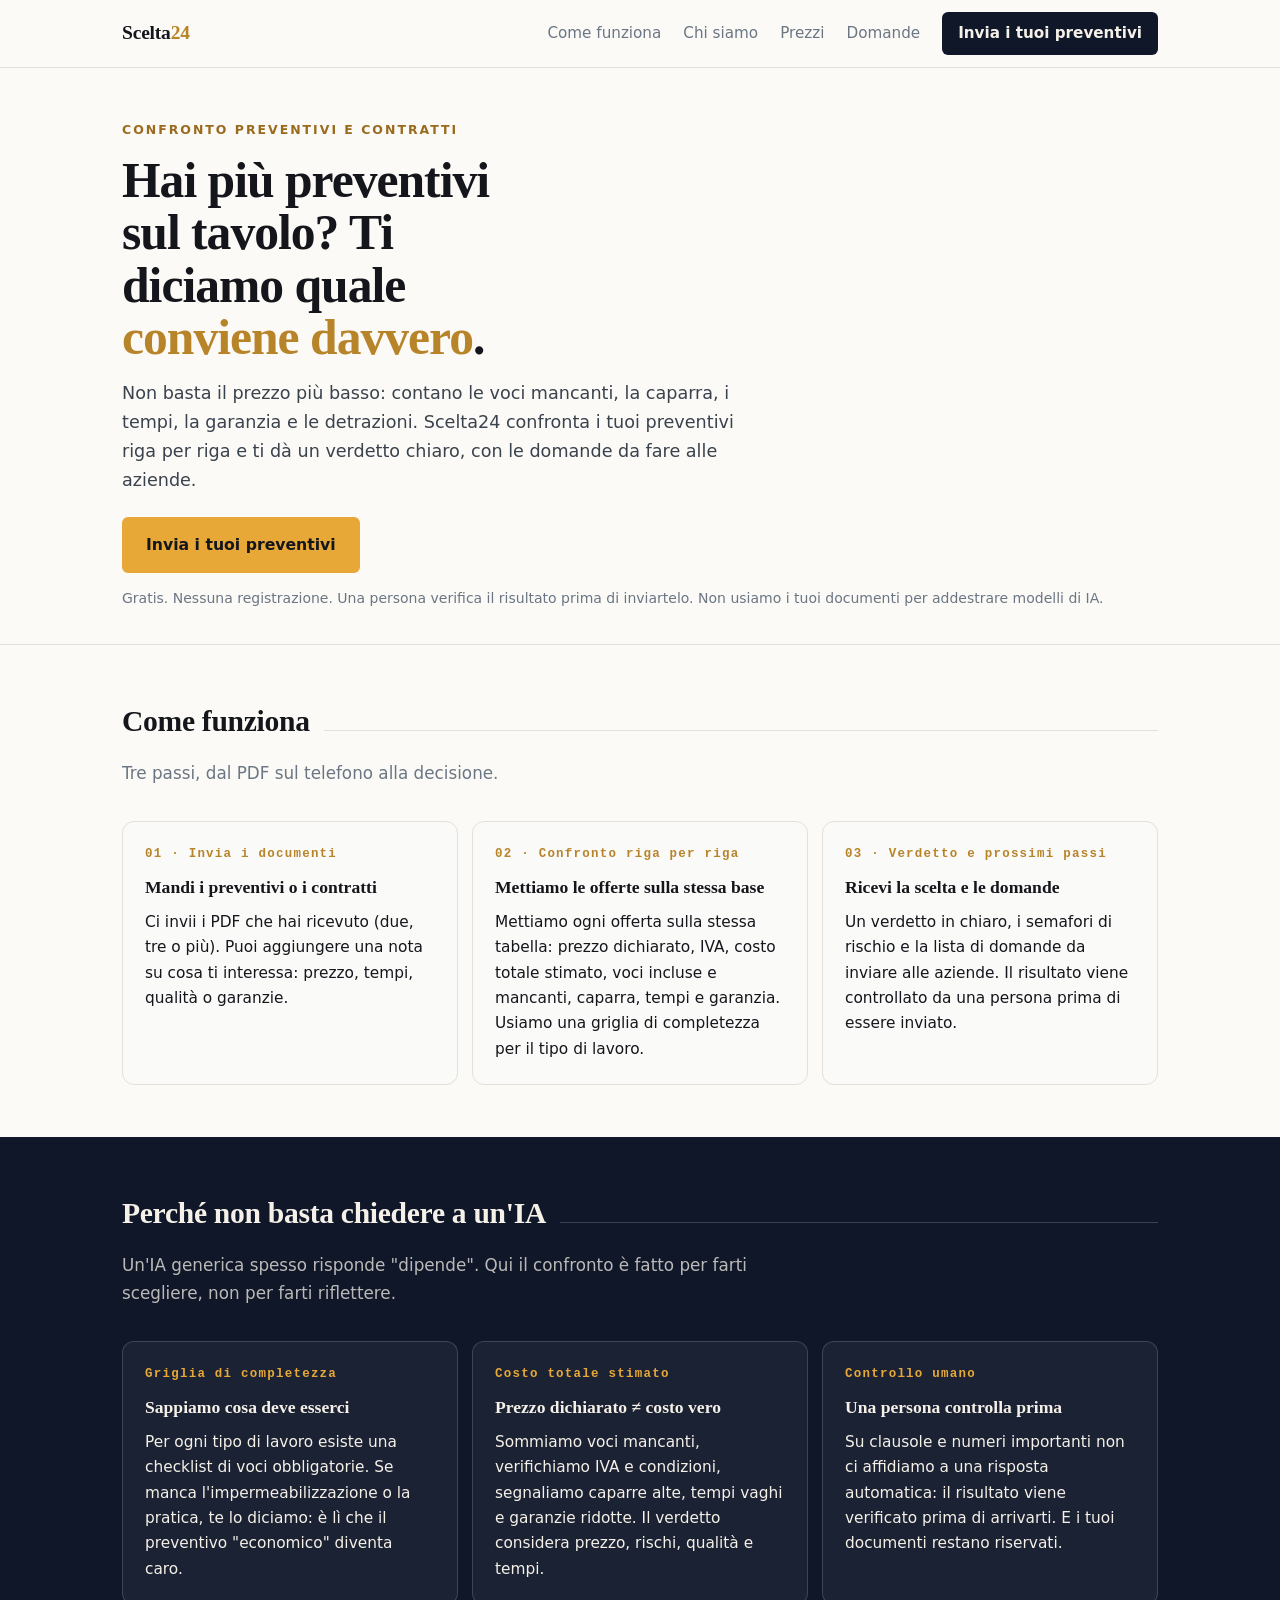
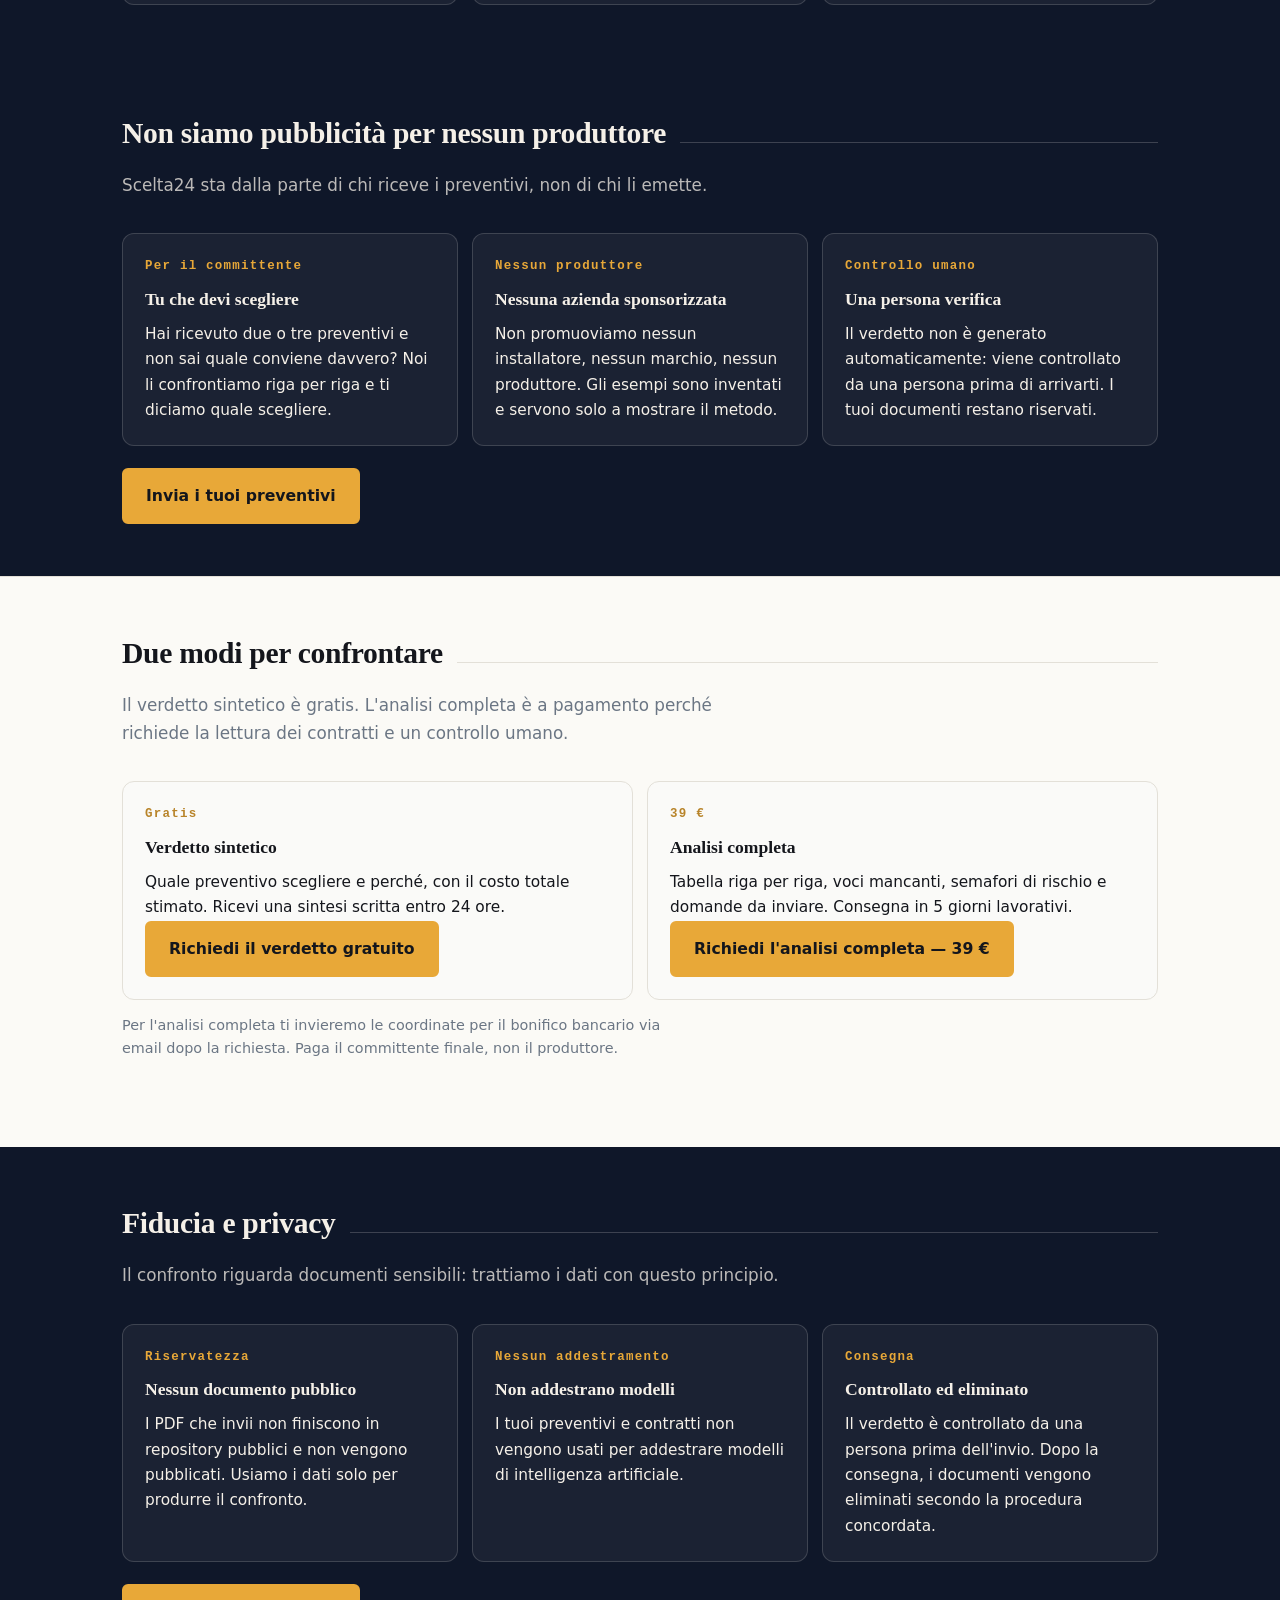
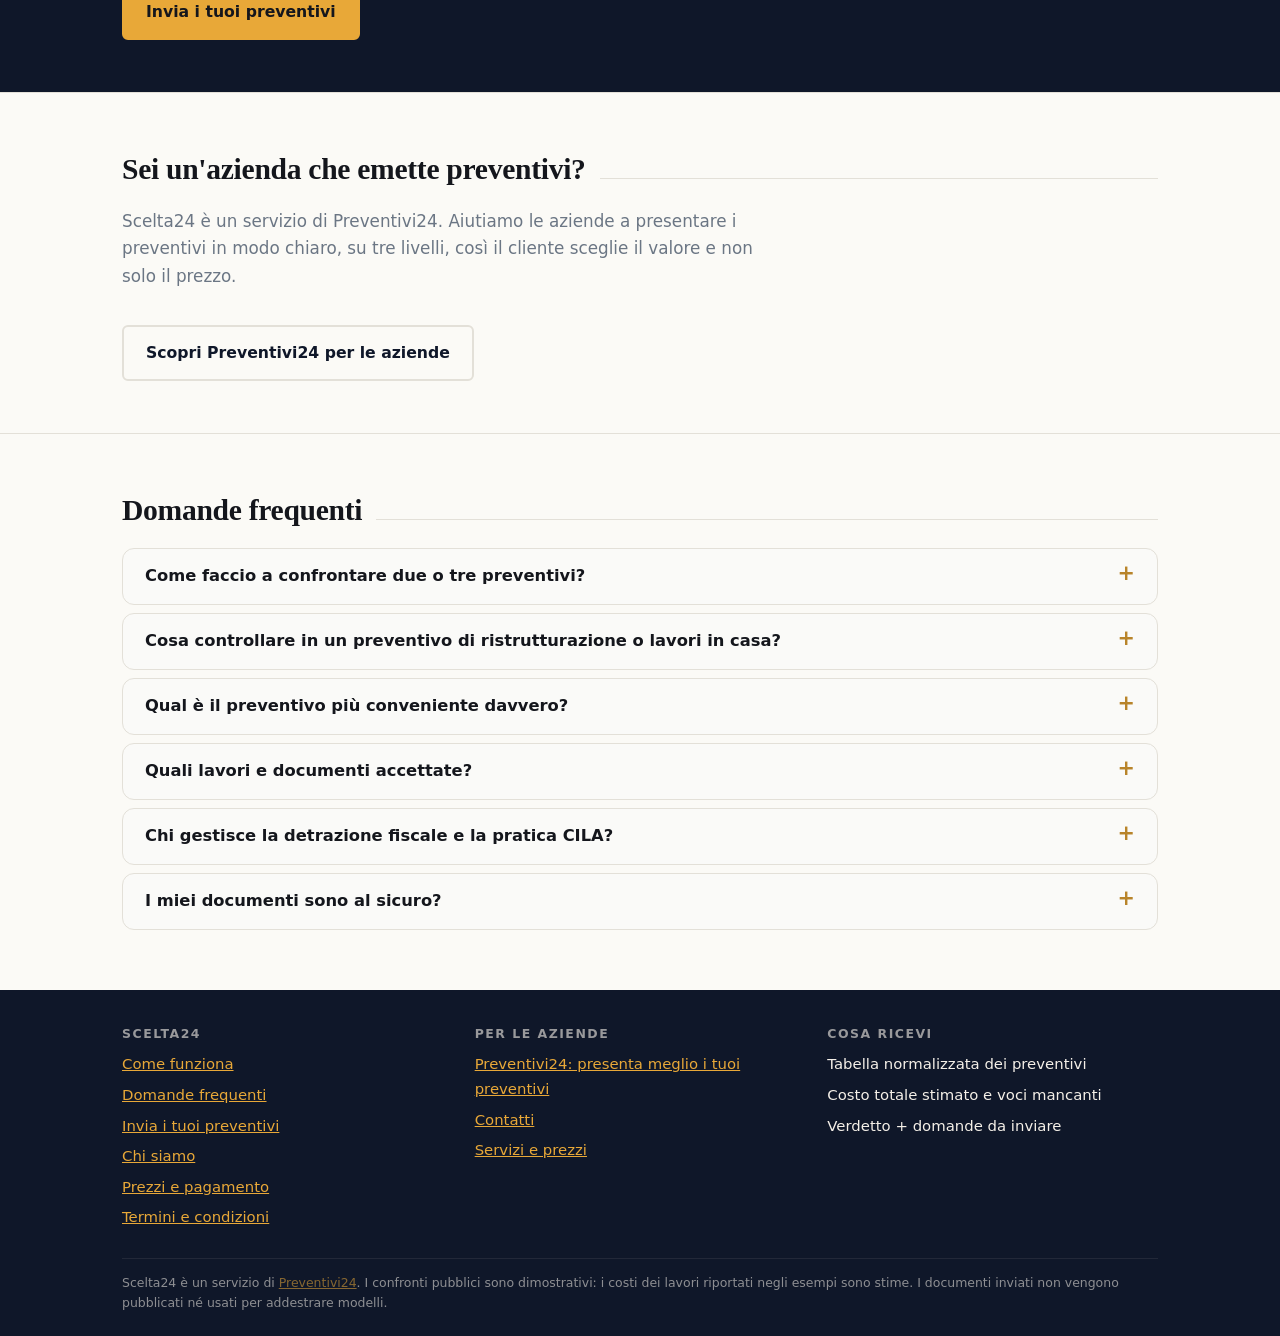
<file: index.html>
<!DOCTYPE html>
<html lang="it">
<head>
<meta charset="utf-8">
<meta name="viewport" content="width=device-width, initial-scale=1.0">
<title>Scelta24 — Confronta i preventivi e scegli quello giusto</title>
<meta name="description" content="Hai due o tre preventivi sul tavolo? Scelta24 li confronta riga per riga: costo totale stimato, voci mancanti, rischi e verdetto. Verdetto sintetico gratuito; analisi completa a 39 €, controllata da una persona prima di arrivarti.">
<meta name="robots" content="index, follow">
<meta name="theme-color" content="#0F1729">
<link rel="canonical" href="https://gabriruss1.github.io/scelta24/">

<meta property="og:type" content="website">
<meta property="og:locale" content="it_IT">
<meta property="og:site_name" content="Scelta24">
<meta property="og:title" content="Confronta i preventivi. Scegli quello giusto.">
<meta property="og:description" content="Hai due o tre preventivi sul tavolo? Scelta24 li confronta riga per riga: costo totale stimato, voci mancanti, rischi e verdetto. Verdetto sintetico gratuito; analisi completa a 39 €, controllata da una persona prima di arrivarti.">
<meta property="og:url" content="https://gabriruss1.github.io/scelta24/">
<meta property="og:image" content="https://gabriruss1.github.io/scelta24/images/og.png">
<meta name="twitter:card" content="summary_large_image">
<meta name="twitter:title" content="Confronta i preventivi. Scegli quello giusto.">
<meta name="twitter:description" content="Hai due o tre preventivi sul tavolo? Scelta24 li confronta riga per riga: costo totale stimato, voci mancanti, rischi e verdetto. Verdetto sintetico gratuito; analisi completa a 39 €, controllata da una persona prima di arrivarti.">
<meta name="twitter:image" content="https://gabriruss1.github.io/scelta24/images/og.png">

<link rel="icon" href="data:image/svg+xml,%3Csvg%20xmlns='http://www.w3.org/2000/svg'%20viewBox='0%200%20100%20100'%3E%3Ctext%20y='.9em'%20font-size='90'%3ES%3C/text%3E%3C/svg%3E">
<link rel="stylesheet" href="assets/landing.css">

<script type="application/ld+json">
{
  "@context": "https://schema.org",
  "@graph": [
    {
      "@type": "WebSite",
      "name": "Scelta24",
      "url": "https://gabriruss1.github.io/scelta24/",
      "inLanguage": "it-IT",
      "description": "Confronto preventivi e contratti: costo totale stimato, voci mancanti, rischi e verdetto. Un servizio Preventivi24.",
      "publisher": {
        "@type": "Organization",
        "name": "Preventivi24",
        "url": "https://gabriruss1.github.io/preventivi24"
      }
    },
    {
      "@type": "FAQPage",
      "mainEntity": [
        {
          "@type": "Question",
          "name": "Come faccio a confrontare due o tre preventivi?",
          "acceptedAnswer": {
            "@type": "Answer",
            "text": "Mettiamo le offerte sulla stessa base: prezzo dichiarato, IVA, voci incluse e mancanti, caparra, tempi e garanzia. Il preventivo più basso sulla carta spesso esclude voci che poi paghi a parte. Scelta24 fa questo confronto riga per riga e ti mostra il costo totale stimato."
          }
        },
        {
          "@type": "Question",
          "name": "Cosa controllare in un preventivo di ristrutturazione o lavori in casa?",
          "acceptedAnswer": {
            "@type": "Answer",
            "text": "Controlla che ci siano demolizione e smaltimento, impermeabilizzazione, impianti con collaudo, materiali specificati, tempi scritti, garanzia e condizioni di pagamento. Se una voce è vaga o manca, chiedila per iscritto prima di firmare."
          }
        },
        {
          "@type": "Question",
          "name": "Qual è il preventivo più conveniente davvero?",
          "acceptedAnswer": {
            "@type": "Answer",
            "text": "Non basta il prezzo: conta il costo totale stimato. Aggiungi le voci mancanti, verifica IVA e detrazioni, guarda caparra, garanzia e tempi. Un preventivo più economico può costare di più se esclude lavori essenziali o scarica rischi su di te. La decisione va confermata con l'impresa."
          }
        },
        {
          "@type": "Question",
          "name": "Quali lavori e documenti accettate?",
          "acceptedAnswer": {
            "@type": "Answer",
            "text": "Qualsiasi lavoro in casa: bagno e ristrutturazioni, cucina, pavimentazioni, tetto, isolamento, impianti elettrici e idraulici, riscaldamento, climatizzazione, fotovoltaico, serramenti, porte, giardino, ascensori e molto altro. Ci servono i PDF dei preventivi o dei contratti. Per il confronto gratuito servono almeno due preventivi; per l'analisi completa basta un contratto. Se il tuo lavoro non è in elenco, scegli «Altro» e descrivilo nel messaggio: lo gestiamo comunque. Se i documenti sono incompleti, te lo diciamo e ti spieghiamo come procedere."
          }
        },
        {
          "@type": "Question",
          "name": "Chi gestisce la detrazione fiscale e la pratica CILA?",
          "acceptedAnswer": {
            "@type": "Answer",
            "text": "Dipende dal preventivo: alcuni la includono, altri la lasciano a tuo carico. Va scritto in modo chiaro perché ha un costo e serve per la detrazione. Se non è indicato, è una domanda da fare all'azienda prima di scegliere."
          }
        },
        {
          "@type": "Question",
          "name": "I miei documenti sono al sicuro?",
          "acceptedAnswer": {
            "@type": "Answer",
            "text": "I preventivi e i contratti che invii servono solo per il confronto. Non finiscono in un repository pubblico, non vengono usati per addestrare modelli di IA e vengono eliminati dopo la consegna. Una persona verifica il risultato prima di inviartelo."
          }
        }
      ]
    }
  ]
}
</script>
</head>
<body>
<a class="skip-link" href="#contenuto">Salta al contenuto</a>

<header class="topbar">
  <div class="topbar__inner">
    <a class="logo" href="index.html">Scelta<span>24</span></a>
    <button class="menu-toggle" type="button" aria-expanded="false" aria-label="Apri il menu">☰</button>
    <nav id="menuPrincipale">
      <a href="#come-funziona">Come funziona</a>
      <a href="chi-sono.html">Chi siamo</a>
      <a href="prezzi.html">Prezzi</a>
      <a href="#faq">Domande</a>
      <a class="cta" href="https://gabriruss1.github.io/scelta24/contatti.html?servizio=confronto">Invia i tuoi preventivi</a>
    </nav>
  </div>
</header>

<main id="contenuto">

<section class="hero">
  <div class="wrap">
    <p class="hero__kicker">Confronto preventivi e contratti</p>
    <h1>Hai più preventivi sul tavolo? Ti diciamo quale <em>conviene davvero</em>.</h1>
    <p class="hero__lead">Non basta il prezzo più basso: contano le voci mancanti, la caparra, i tempi, la garanzia e le detrazioni.
    Scelta24 confronta i tuoi preventivi riga per riga e ti dà un verdetto chiaro, con le domande da fare alle aziende.</p>
    <div class="hero__azioni">
      <a class="btn btn--accent" href="https://gabriruss1.github.io/scelta24/contatti.html?servizio=confronto">Invia i tuoi preventivi</a>
    </div>
    <p class="hero__nota">Gratis. Nessuna registrazione. Una persona verifica il risultato prima di inviartelo. Non usiamo i tuoi documenti per addestrare modelli di IA.</p>
  </div>
</section>

<section class="sezione" id="come-funziona">
  <div class="wrap">
    <h2 class="h2">Come funziona</h2>
    <p class="sottotitolo">Tre passi, dal PDF sul telefono alla decisione.</p>
    <div class="griglia griglia--3">
      <div class="card">
        <span class="card__num">01 · Invia i documenti</span>
        <h3>Mandi i preventivi o i contratti</h3>
        <p>Ci invii i PDF che hai ricevuto (due, tre o più). Puoi aggiungere una nota su cosa ti interessa: prezzo, tempi, qualità o garanzie.</p>
      </div>
      <div class="card">
        <span class="card__num">02 · Confronto riga per riga</span>
        <h3>Mettiamo le offerte sulla stessa base</h3>
        <p>Mettiamo ogni offerta sulla stessa tabella: prezzo dichiarato, IVA, costo totale stimato, voci incluse e mancanti, caparra, tempi e garanzia. Usiamo una griglia di completezza per il tipo di lavoro.</p>
      </div>
      <div class="card">
        <span class="card__num">03 · Verdetto e prossimi passi</span>
        <h3>Ricevi la scelta e le domande</h3>
        <p>Un verdetto in chiaro, i semafori di rischio e la lista di domande da inviare alle aziende. Il risultato viene controllato da una persona prima di essere inviato.</p>
      </div>
    </div>
  </div>
</section>

<section class="sezione sezione--scura" id="perche">
  <div class="wrap">
    <h2 class="h2">Perché non basta chiedere a un'IA</h2>
    <p class="sottotitolo">Un'IA generica spesso risponde "dipende". Qui il confronto è fatto per farti scegliere, non per farti riflettere.</p>
    <div class="griglia griglia--3">
      <div class="card">
        <span class="card__num">Griglia di completezza</span>
        <h3>Sappiamo cosa deve esserci</h3>
        <p>Per ogni tipo di lavoro esiste una checklist di voci obbligatorie. Se manca l'impermeabilizzazione o la pratica, te lo diciamo: è lì che il preventivo "economico" diventa caro.</p>
      </div>
      <div class="card">
        <span class="card__num">Costo totale stimato</span>
        <h3>Prezzo dichiarato ≠ costo vero</h3>
        <p>Sommiamo voci mancanti, verifichiamo IVA e condizioni, segnaliamo caparre alte, tempi vaghi e garanzie ridotte. Il verdetto considera prezzo, rischi, qualità e tempi.</p>
      </div>
      <div class="card">
        <span class="card__num">Controllo umano</span>
        <h3>Una persona controlla prima</h3>
        <p>Su clausole e numeri importanti non ci affidiamo a una risposta automatica: il risultato viene verificato prima di arrivarti. E i tuoi documenti restano riservati.</p>
      </div>
    </div>
  </div>
</section>

<section class="sezione sezione--scura" id="non-pubblicita">
  <div class="wrap">
    <h2 class="h2">Non siamo pubblicità per nessun produttore</h2>
    <p class="sottotitolo">Scelta24 sta dalla parte di chi riceve i preventivi, non di chi li emette.</p>
    <div class="griglia griglia--3">
      <div class="card">
        <span class="card__num">Per il committente</span>
        <h3>Tu che devi scegliere</h3>
        <p>Hai ricevuto due o tre preventivi e non sai quale conviene davvero? Noi li confrontiamo riga per riga e ti diciamo quale scegliere.</p>
      </div>
      <div class="card">
        <span class="card__num">Nessun produttore</span>
        <h3>Nessuna azienda sponsorizzata</h3>
        <p>Non promuoviamo nessun installatore, nessun marchio, nessun produttore. Gli esempi sono inventati e servono solo a mostrare il metodo.</p>
      </div>
      <div class="card">
        <span class="card__num">Controllo umano</span>
        <h3>Una persona verifica</h3>
        <p>Il verdetto non è generato automaticamente: viene controllato da una persona prima di arrivarti. I tuoi documenti restano riservati.</p>
      </div>
    </div>
    <div class="hero__azioni" style="margin-top:var(--s-4)">
      <a class="btn btn--accent" href="https://gabriruss1.github.io/scelta24/contatti.html?servizio=confronto">Invia i tuoi preventivi</a>
    </div>
  </div>
</section>

<section class="sezione" id="livelli">
  <div class="wrap">
    <h2 class="h2">Due modi per confrontare</h2>
    <p class="sottotitolo">Il verdetto sintetico è gratis. L'analisi completa è a pagamento perché richiede la lettura dei contratti e un controllo umano.</p>
    <div class="griglia griglia--2">
      <div class="card">
        <span class="card__num">Gratis</span>
        <h3>Verdetto sintetico</h3>
        <p>Quale preventivo scegliere e perché, con il costo totale stimato. Ricevi una sintesi scritta entro 24 ore.</p>
        <p><a class="btn btn--accent" href="https://gabriruss1.github.io/scelta24/contatti.html?servizio=confronto">Richiedi il verdetto gratuito</a></p>
      </div>
      <div class="card">
        <span class="card__num">39 &euro;</span>
        <h3>Analisi completa</h3>
        <p>Tabella riga per riga, voci mancanti, semafori di rischio e domande da inviare. Consegna in 5 giorni lavorativi.</p>
        <p><a class="btn btn--accent" href="contatti.html?servizio=analisi-completa">Richiedi l'analisi completa — 39 &euro;</a></p>
      </div>
    </div>
    <p class="sottotitolo" style="font-size:0.9rem;color:var(--grey);margin-top:var(--s-3);">Per l'analisi completa ti invieremo le coordinate per il bonifico bancario via email dopo la richiesta. Paga il committente finale, non il produttore.</p>
  </div>
</section>

<section class="sezione sezione--scura" id="sicurezza">
  <div class="wrap">
    <h2 class="h2">Fiducia e privacy</h2>
    <p class="sottotitolo">Il confronto riguarda documenti sensibili: trattiamo i dati con questo principio.</p>
    <div class="griglia griglia--3">
      <div class="card">
        <span class="card__num">Riservatezza</span>
        <h3>Nessun documento pubblico</h3>
        <p>I PDF che invii non finiscono in repository pubblici e non vengono pubblicati. Usiamo i dati solo per produrre il confronto.</p>
      </div>
      <div class="card">
        <span class="card__num">Nessun addestramento</span>
        <h3>Non addestrano modelli</h3>
        <p>I tuoi preventivi e contratti non vengono usati per addestrare modelli di intelligenza artificiale.</p>
      </div>
      <div class="card">
        <span class="card__num">Consegna</span>
        <h3>Controllato ed eliminato</h3>
        <p>Il verdetto è controllato da una persona prima dell'invio. Dopo la consegna, i documenti vengono eliminati secondo la procedura concordata.</p>
      </div>
    </div>
    <div class="hero__azioni" style="margin-top:var(--s-4)">
      <a class="btn btn--accent" href="https://gabriruss1.github.io/scelta24/contatti.html?servizio=confronto">Invia i tuoi preventivi</a>
    </div>
  </div>
</section>

<section class="sezione" id="aziende">
  <div class="wrap">
    <h2 class="h2">Sei un'azienda che emette preventivi?</h2>
    <p class="sottotitolo">Scelta24 è un servizio di Preventivi24. Aiutiamo le aziende a presentare i preventivi in modo chiaro, su tre livelli, così il cliente sceglie il valore e non solo il prezzo.</p>
    <div class="hero__azioni">
      <a class="btn btn--ghost" href="https://gabriruss1.github.io/preventivi24">Scopri Preventivi24 per le aziende</a>
    </div>
  </div>
</section>

<section class="sezione faq" id="faq">
  <div class="wrap">
    <h2 class="h2">Domande frequenti</h2>
    <div>
      <details><summary>Come faccio a confrontare due o tre preventivi?</summary><p>Mettiamo le offerte sulla stessa base: prezzo dichiarato, IVA, voci incluse e mancanti, caparra, tempi e garanzia. Il preventivo più basso sulla carta spesso esclude voci che poi paghi a parte. Scelta24 fa questo confronto riga per riga e ti mostra il costo totale stimato.</p></details>
<details><summary>Cosa controllare in un preventivo di ristrutturazione o lavori in casa?</summary><p>Controlla che ci siano demolizione e smaltimento, impermeabilizzazione, impianti con collaudo, materiali specificati, tempi scritti, garanzia e condizioni di pagamento. Se una voce è vaga o manca, chiedila per iscritto prima di firmare.</p></details>
<details><summary>Qual è il preventivo più conveniente davvero?</summary><p>Non basta il prezzo: conta il costo totale stimato. Aggiungi le voci mancanti, verifica IVA e detrazioni, guarda caparra, garanzia e tempi. Un preventivo più economico può costare di più se esclude lavori essenziali o scarica rischi su di te. La decisione va confermata con l&#x27;impresa.</p></details>
<details><summary>Quali lavori e documenti accettate?</summary><p>Qualsiasi lavoro in casa: bagno e ristrutturazioni, cucina, pavimentazioni, tetto, isolamento, impianti elettrici e idraulici, riscaldamento, climatizzazione, fotovoltaico, serramenti, porte, giardino, ascensori e molto altro. Ci servono i PDF dei preventivi o dei contratti. Per il confronto gratuito servono almeno due preventivi; per l&#x27;analisi completa basta un contratto. Se il tuo lavoro non è in elenco, scegli «Altro» e descrivilo nel messaggio: lo gestiamo comunque. Se i documenti sono incompleti, te lo diciamo e ti spieghiamo come procedere.</p></details>
<details><summary>Chi gestisce la detrazione fiscale e la pratica CILA?</summary><p>Dipende dal preventivo: alcuni la includono, altri la lasciano a tuo carico. Va scritto in modo chiaro perché ha un costo e serve per la detrazione. Se non è indicato, è una domanda da fare all&#x27;azienda prima di scegliere.</p></details>
<details><summary>I miei documenti sono al sicuro?</summary><p>I preventivi e i contratti che invii servono solo per il confronto. Non finiscono in un repository pubblico, non vengono usati per addestrare modelli di IA e vengono eliminati dopo la consegna. Una persona verifica il risultato prima di inviartelo.</p></details>
    </div>
  </div>
</section>

</main>

<footer class="pie">
  <div class="wrap">
    <div class="colonne">
      <div>
        <h4>Scelta24</h4>
        <ul>
          <li><a href="#come-funziona">Come funziona</a></li>
          <li><a href="#faq">Domande frequenti</a></li>
          <li><a href="https://gabriruss1.github.io/scelta24/contatti.html?servizio=confronto">Invia i tuoi preventivi</a></li>
          <li><a href="chi-sono.html">Chi siamo</a></li>
          <li><a href="prezzi.html">Prezzi e pagamento</a></li>
          <li><a href="termini.html">Termini e condizioni</a></li>
        </ul>
      </div>
      <div>
        <h4>Per le aziende</h4>
        <ul>
          <li><a href="https://gabriruss1.github.io/preventivi24">Preventivi24: presenta meglio i tuoi preventivi</a></li>
          <li><a href="https://gabriruss1.github.io/preventivi24/contatti.html">Contatti</a></li>
          <li><a href="https://gabriruss1.github.io/preventivi24/servizi.html">Servizi e prezzi</a></li>
        </ul>
      </div>
      <div>
        <h4>Cosa ricevi</h4>
        <ul>
          <li>Tabella normalizzata dei preventivi</li>
          <li>Costo totale stimato e voci mancanti</li>
          <li>Verdetto + domande da inviare</li>
        </ul>
      </div>
    </div>
    <p class="nota">Scelta24 è un servizio di <a href="https://gabriruss1.github.io/preventivi24">Preventivi24</a>. I confronti pubblici sono dimostrativi: i costi dei lavori riportati negli esempi sono stime. I documenti inviati non vengono pubblicati né usati per addestrare modelli.</p>
  </div>
</footer>

<script>
  (function(){
    var toggle=document.querySelector('.menu-toggle');
    var nav=document.querySelector('.topbar nav');
    if(!toggle||!nav) return;
    nav.id = nav.id || 'menuPrincipale';
    toggle.setAttribute('aria-controls', nav.id);
    toggle.addEventListener('click', function(){
      var aperta = nav.classList.toggle('nav--aperta');
      toggle.setAttribute('aria-expanded', aperta ? 'true' : 'false');
      toggle.textContent = aperta ? '✕' : '☰';
    });
  })();
</script>
<a class="torna-su" href="#" aria-label="Torna su">&#8593;</a>
<script>
  (function(){
    var btn=document.querySelector('.torna-su');
    if(!btn) return;
    window.addEventListener('scroll', function(){
      if(window.scrollY>300) btn.classList.add('torna-su--visibile');
      else btn.classList.remove('torna-su--visibile');
    });
    btn.addEventListener('click', function(e){
      e.preventDefault(); window.scrollTo({top:0, behavior:'smooth'});
    });
  })();
</script>
</body>
</html>
</file>
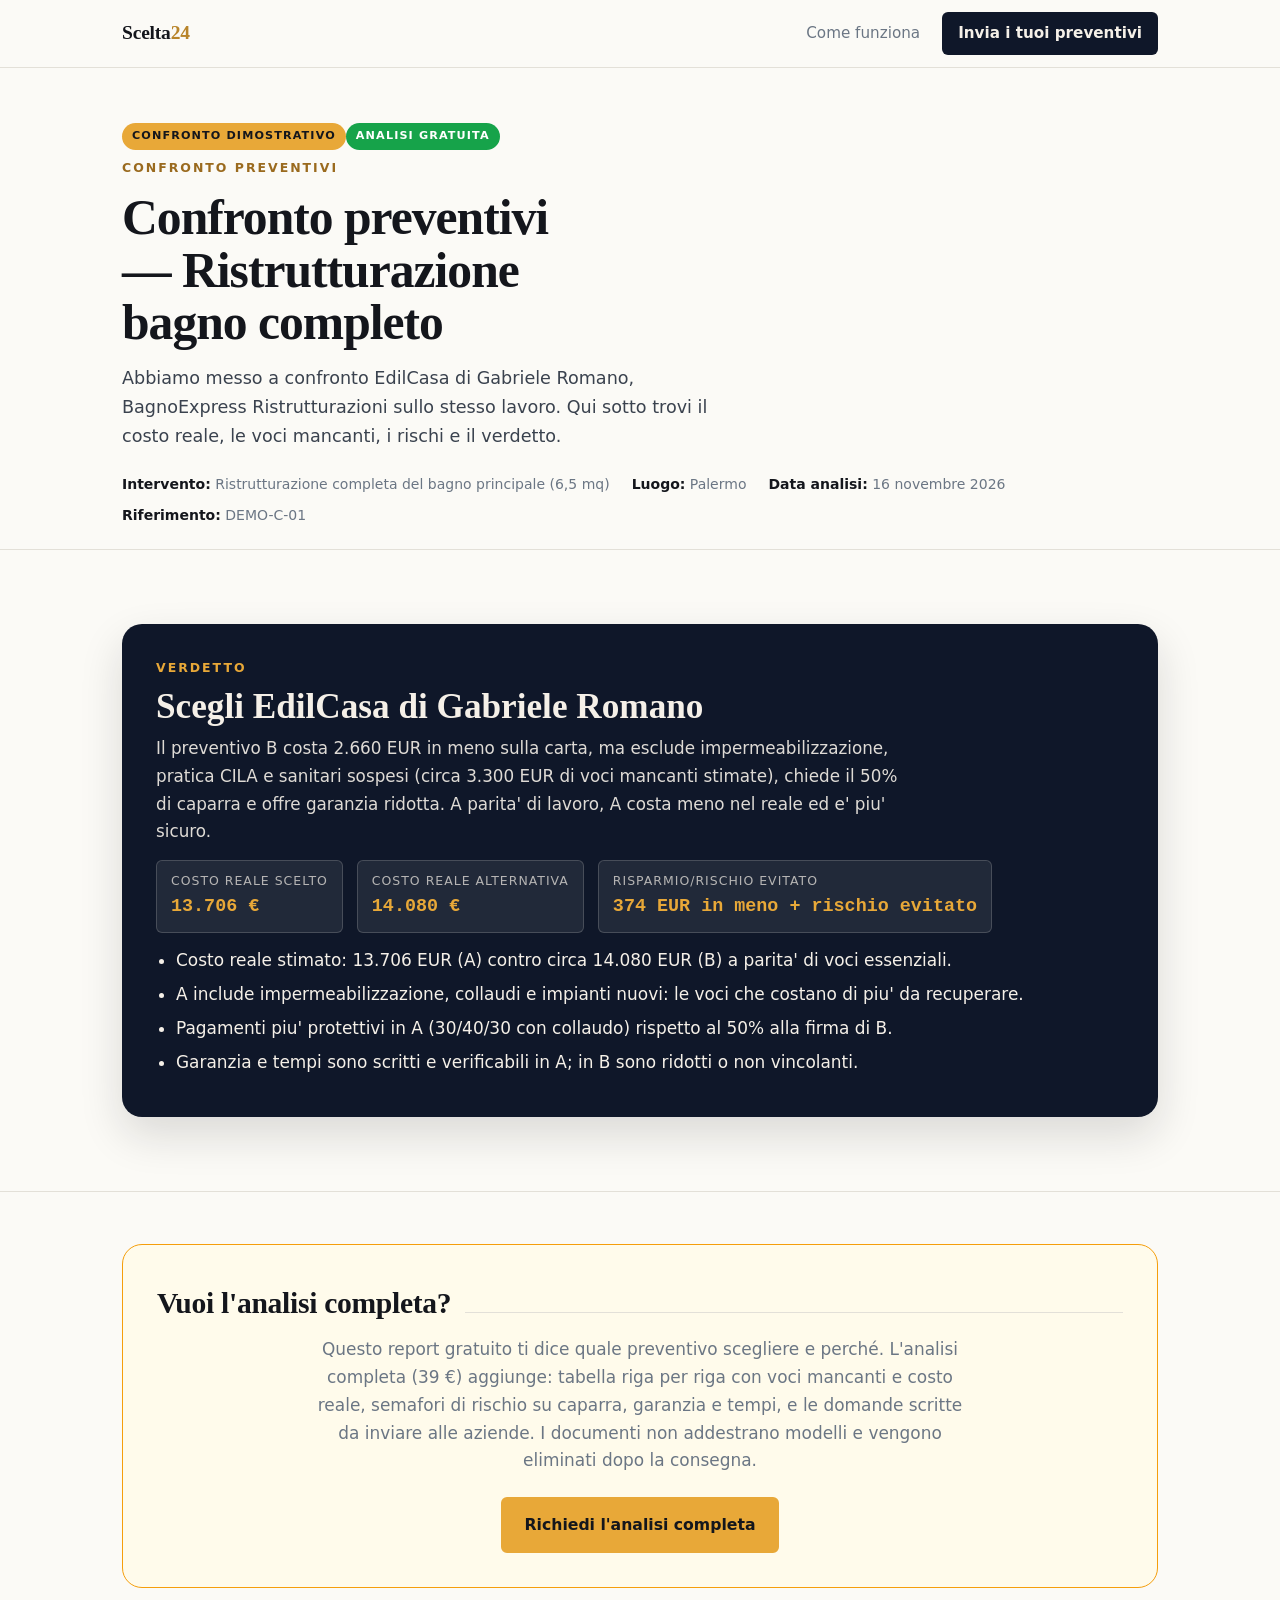
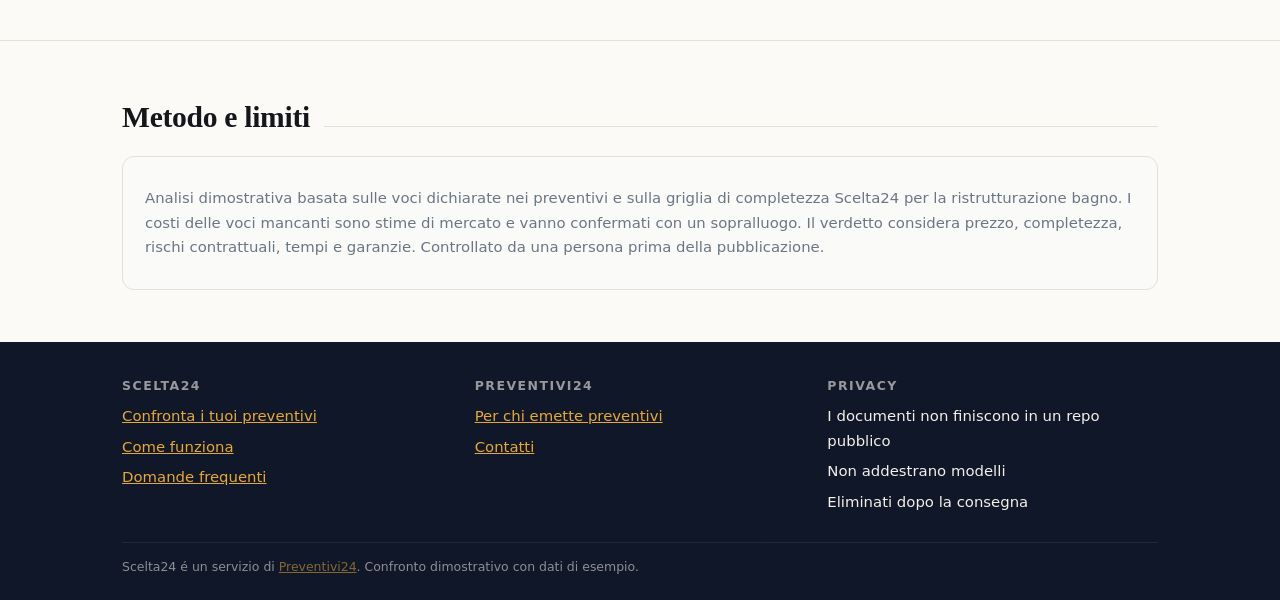
<file: confronto-demo-bagno/index.html>
<!DOCTYPE html>
<html lang="it">
<head>
<meta charset="utf-8">
<meta name="viewport" content="width=device-width, initial-scale=1.0">
<title>Confronto preventivi — Ristrutturazione bagno completo | Scelta24</title>
<meta name="description" content="Confronto dimostrativo tra due preventivi per lo stesso bagno: costo reale, voci mancanti, rischi e verdetto.">
<meta name="robots" content="index, follow">
<meta name="theme-color" content="#0F1729">
<link rel="canonical" href="https://gabriruss1.github.io/scelta24/confronto-demo-bagno/">

<meta property="og:type" content="article">
<meta property="og:locale" content="it_IT">
<meta property="og:site_name" content="Scelta24">
<meta property="og:title" content="Scegli EdilCasa di Gabriele Romano">
<meta property="og:description" content="Il preventivo B costa 2.660 EUR in meno sulla carta, ma esclude impermeabilizzazione, pratica CILA e sanitari sospesi (circa 3.300 EUR di voci mancanti stimate), chiede il 50% di caparra e offre garanzia ridotta. A parita&#x27; di lavoro, A costa meno nel reale ed e&#x27; piu&#x27; sicuro.">
<meta property="og:url" content="https://gabriruss1.github.io/scelta24/confronto-demo-bagno/">
<meta property="og:image" content="https://gabriruss1.github.io/scelta24/confronto-demo-bagno/og.png">
<meta name="twitter:card" content="summary_large_image">
<meta name="twitter:title" content="Scegli EdilCasa di Gabriele Romano">
<meta name="twitter:description" content="Il preventivo B costa 2.660 EUR in meno sulla carta, ma esclude impermeabilizzazione, pratica CILA e sanitari sospesi (circa 3.300 EUR di voci mancanti stimate), chiede il 50% di caparra e offre garanzia ridotta. A parita&#x27; di lavoro, A costa meno nel reale ed e&#x27; piu&#x27; sicuro.">
<meta name="twitter:image" content="https://gabriruss1.github.io/scelta24/confronto-demo-bagno/og.png">

<link rel="icon" href="data:image/svg+xml,<svg xmlns='http://www.w3.org/2000/svg' viewBox='0 0 100 100'><text y='.9em' font-size='90'>S</text></svg>">
<link rel="stylesheet" href="../assets/24cf5b0b/confronto.css">

</head>
<body>
<a class="skip-link" href="#contenuto">Salta al contenuto</a>

<header class="topbar no-print">
  <div class="topbar__inner">
    <a class="logo" href="../index.html">Scelta<span>24</span></a>
    <nav>
      <a href="../index.html#come-funziona">Come funziona</a>
      <a class="cta" href="https://gabriruss1.github.io/scelta24/contatti.html?servizio=confronto">Invia i tuoi preventivi</a>
    </nav>
  </div>
</header>

<main id="contenuto">
<section class="hero hero--confronto"><div class="wrap"><span class="badge-demo">Confronto dimostrativo</span><span class="badge-livello badge--gratuito">Analisi gratuita</span><p class="hero__kicker">Confronto preventivi</p><h1>Confronto preventivi — Ristrutturazione bagno completo</h1><p class="hero__lead">Abbiamo messo a confronto EdilCasa di Gabriele Romano, BagnoExpress Ristrutturazioni sullo stesso lavoro. Qui sotto trovi il costo reale, le voci mancanti, i rischi e il verdetto.</p><div class="meta-riga"><span><b>Intervento:</b> Ristrutturazione completa del bagno principale (6,5 mq)</span><span><b>Luogo:</b> Palermo</span><span><b>Data analisi:</b> 16 novembre 2026</span><span><b>Riferimento:</b> DEMO-C-01</span></div></div></section>
<section class="sezione"><div class="wrap"><section class="verdetto" id="verdetto"><p class="verdetto__kicker">Verdetto</p><h2>Scegli EdilCasa di Gabriele Romano</h2><p class="verdetto__perche">Il preventivo B costa 2.660 EUR in meno sulla carta, ma esclude impermeabilizzazione, pratica CILA e sanitari sospesi (circa 3.300 EUR di voci mancanti stimate), chiede il 50% di caparra e offre garanzia ridotta. A parita&#x27; di lavoro, A costa meno nel reale ed e&#x27; piu&#x27; sicuro.</p><div class="verdetto__numeri"><div class="pill"><small>Costo reale scelto</small><strong>13.706 €</strong></div><div class="pill"><small>Costo reale alternativa</small><strong>14.080 €</strong></div><div class="pill"><small>Risparmio/rischio evitato</small><strong>374 EUR in meno + rischio evitato</strong></div></div><ul><li>Costo reale stimato: 13.706 EUR (A) contro circa 14.080 EUR (B) a parita&#x27; di voci essenziali.</li><li>A include impermeabilizzazione, collaudi e impianti nuovi: le voci che costano di piu&#x27; da recuperare.</li><li>Pagamenti piu&#x27; protettivi in A (30/40/30 con collaudo) rispetto al 50% alla firma di B.</li><li>Garanzia e tempi sono scritti e verificabili in A; in B sono ridotti o non vincolanti.</li></ul></section></div></section>
<section class="sezione"><div class="wrap"><div class="upsell"><h2 class="h2">Vuoi l'analisi completa?</h2><p>Questo report gratuito ti dice quale preventivo scegliere e perch&eacute;. L'analisi completa (39 &euro;) aggiunge: tabella riga per riga con voci mancanti e costo reale, semafori di rischio su caparra, garanzia e tempi, e le domande scritte da inviare alle aziende. I documenti non addestrano modelli e vengono eliminati dopo la consegna.</p><div class="hero__azioni" style="justify-content:center; margin-top: var(--s-4);"><a class="btn btn--accent" href="https://gabriruss1.github.io/scelta24/contatti.html?servizio=analisi-completa">Richiedi l'analisi completa</a></div></div></div></section>
<section class="sezione"><div class="wrap"><h2 class="h2">Metodo e limiti</h2><div class="metodo"><p>Analisi dimostrativa basata sulle voci dichiarate nei preventivi e sulla griglia di completezza Scelta24 per la ristrutturazione bagno. I costi delle voci mancanti sono stime di mercato e vanno confermati con un sopralluogo. Il verdetto considera prezzo, completezza, rischi contrattuali, tempi e garanzie. Controllato da una persona prima della pubblicazione.</p></div></div></section>
</main>

<footer class="pie">
  <div class="wrap">
    <div class="colonne">
      <div>
        <h4>Scelta24</h4>
        <ul>
          <li><a href="../index.html">Confronta i tuoi preventivi</a></li>
          <li><a href="../index.html#come-funziona">Come funziona</a></li>
          <li><a href="../index.html#faq">Domande frequenti</a></li>
        </ul>
      </div>
      <div>
        <h4>Preventivi24</h4>
        <ul>
          <li><a href="https://gabriruss1.github.io/preventivi24">Per chi emette preventivi</a></li>
          <li><a href="https://gabriruss1.github.io/preventivi24/contatti.html">Contatti</a></li>
        </ul>
      </div>
      <div>
        <h4>Privacy</h4>
        <ul>
          <li>I documenti non finiscono in un repo pubblico</li>
          <li>Non addestrano modelli</li>
          <li>Eliminati dopo la consegna</li>
        </ul>
      </div>
    </div>
    <p class="nota">Scelta24 &eacute; un servizio di <a href="https://gabriruss1.github.io/preventivi24">Preventivi24</a>. Confronto dimostrativo con dati di esempio.</p>
  </div>
</footer>

</body>
</html>
</file>
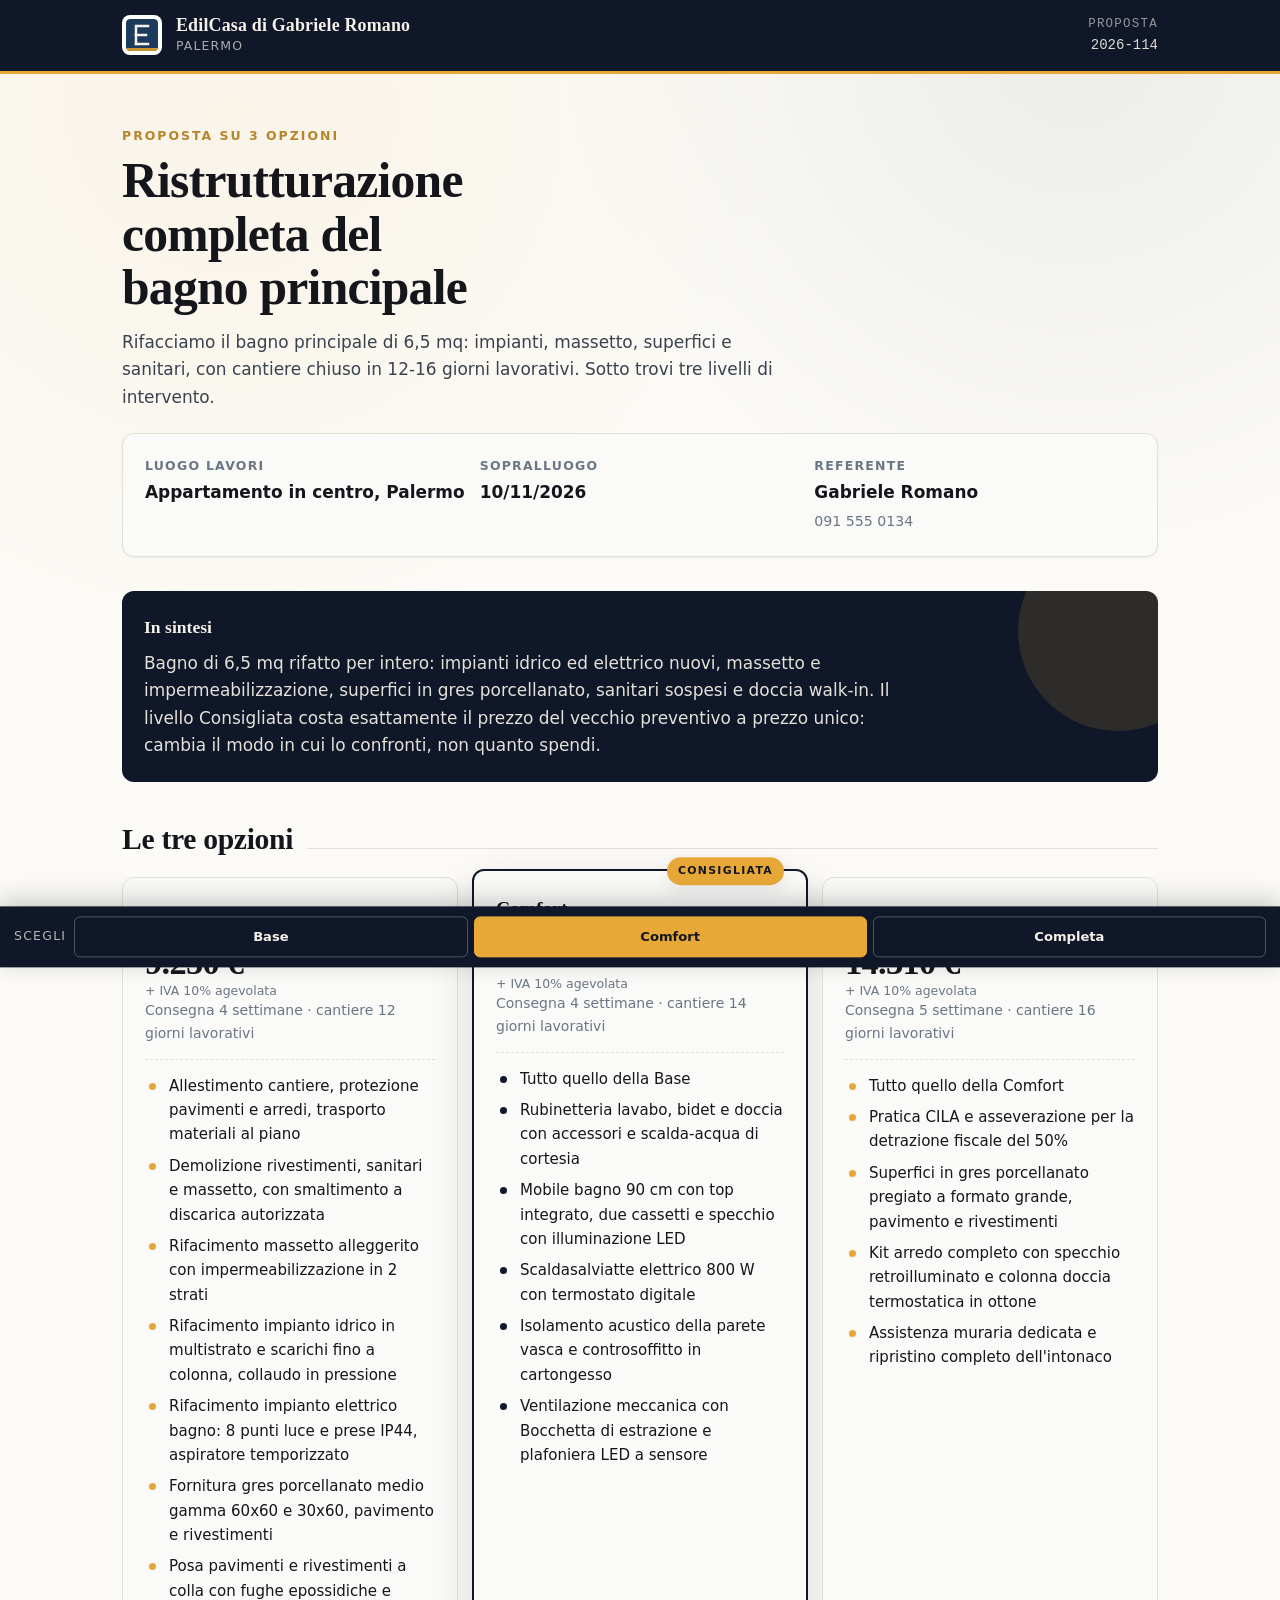
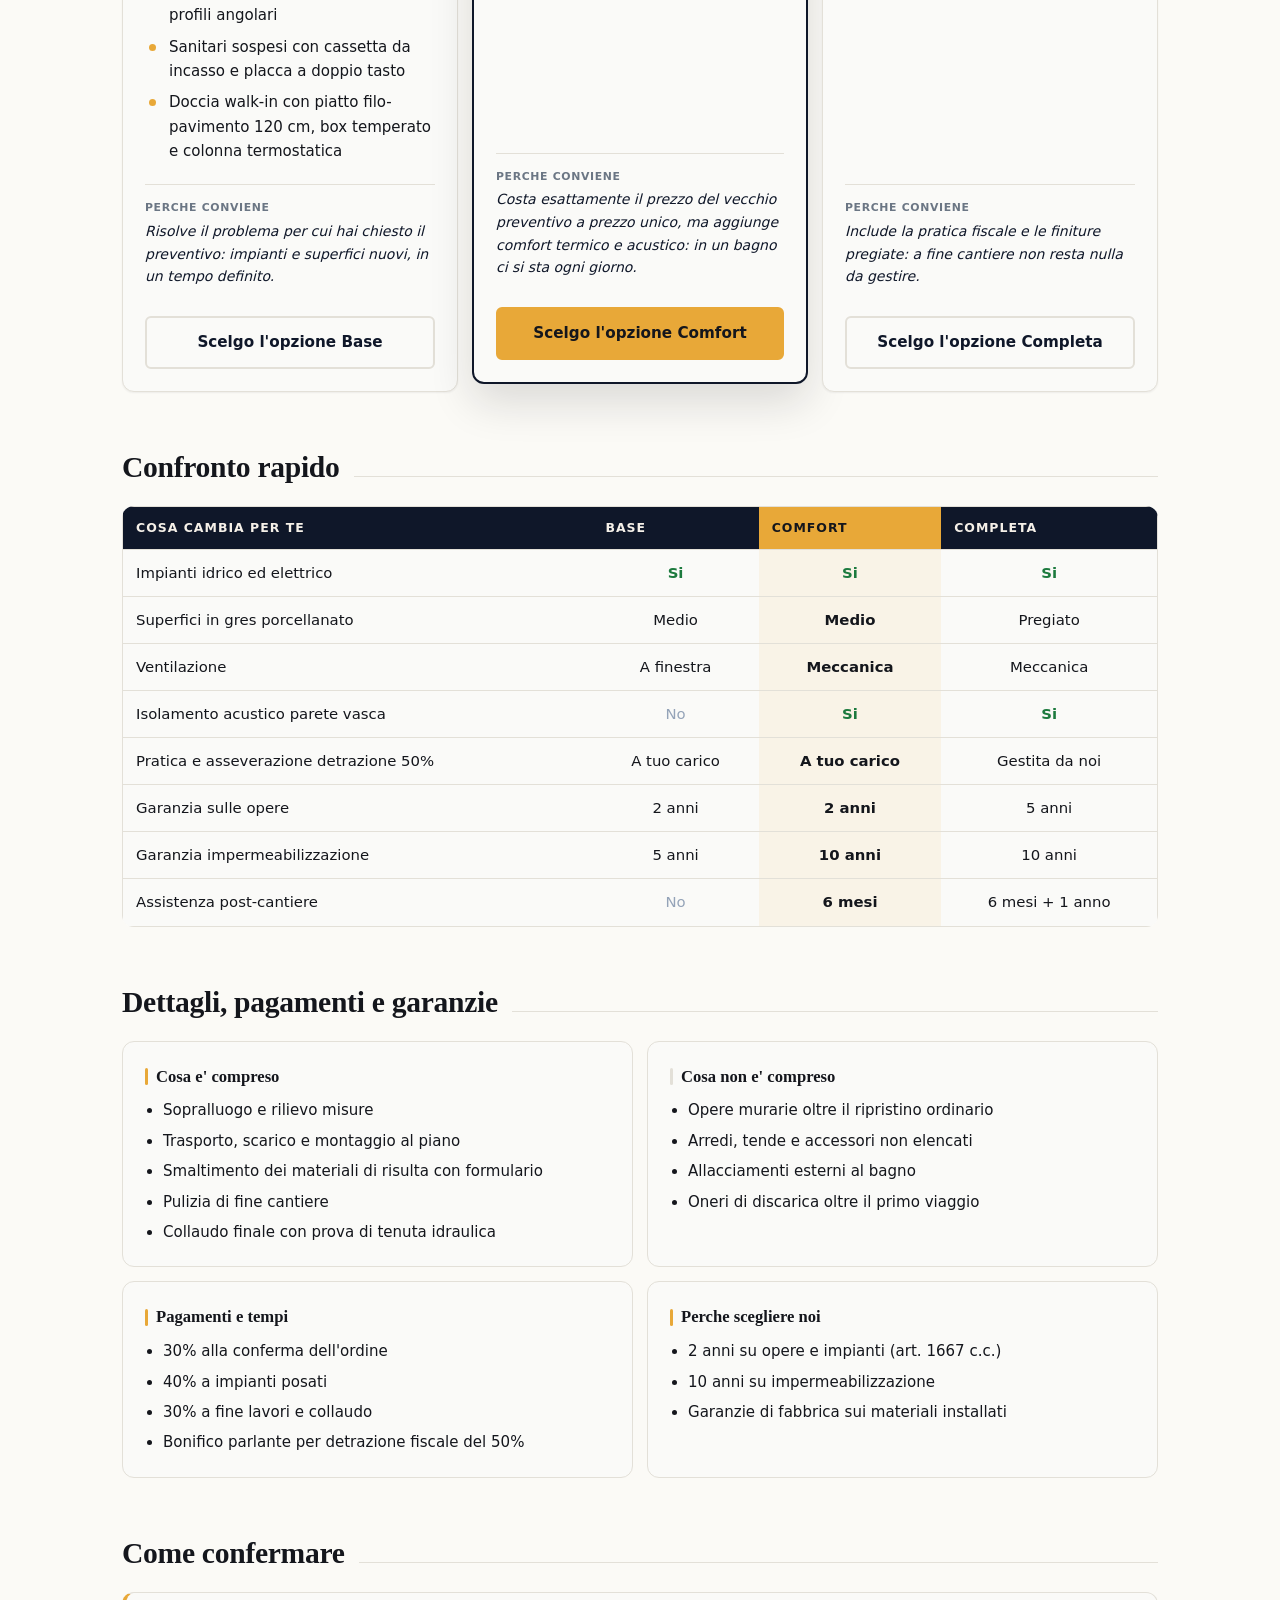
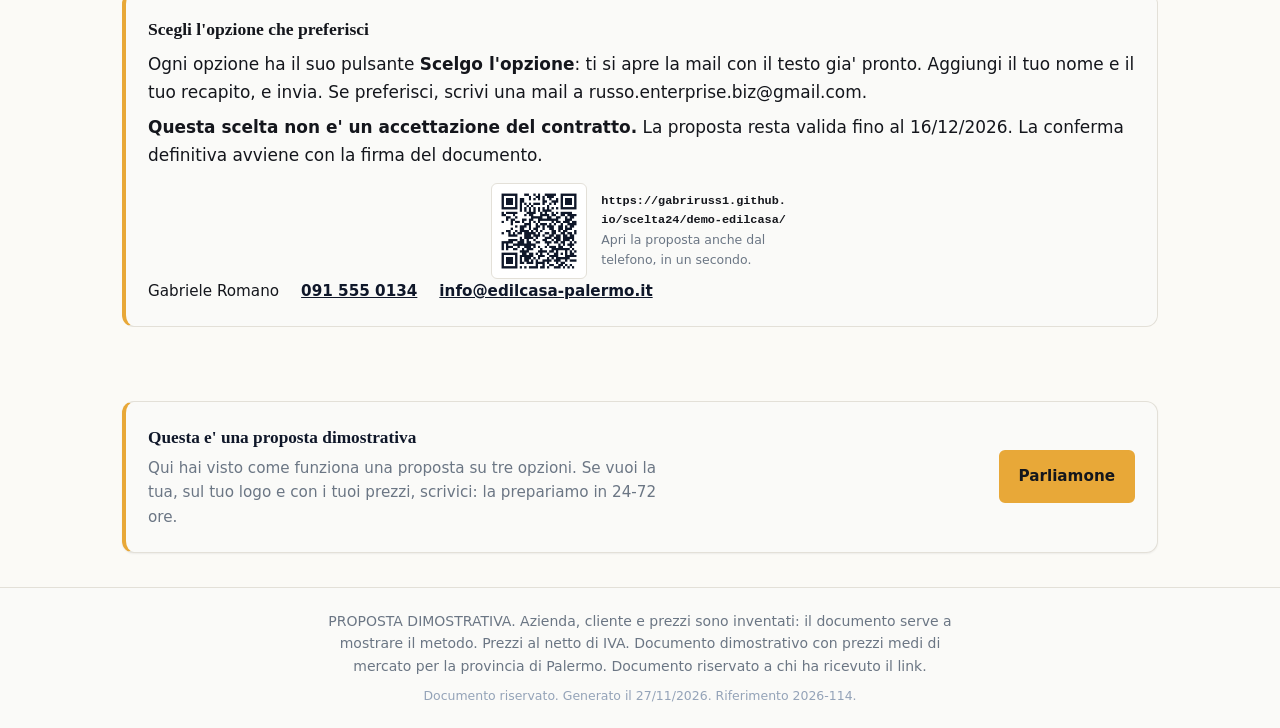
<file: demo-edilcasa/index.html>
<!DOCTYPE html>
<html lang="it">
<head>
<meta charset="utf-8">
<meta name="viewport" content="width=device-width, initial-scale=1.0">
<title>EdilCasa di Gabriele Romano — Proposta 2026-114 | Ristrutturazione completa del bagno principale</title>
<meta name="description" content="Proposta per la ristrutturazione completa di un bagno: tre opzioni di intervento, tempi e prezzi.">
<meta name="robots" content="noindex, nofollow">
<meta name="theme-color" content="#1B3A5C">
<link rel="canonical" href="https://gabriruss1.github.io/scelta24/demo-edilcasa/">

<meta property="og:type" content="website">
<meta property="og:locale" content="it_IT">
<meta property="og:site_name" content="EdilCasa di Gabriele Romano">
<meta property="og:title" content="EdilCasa di Gabriele Romano — 3 opzioni | Proposta 2026-114">
<meta property="og:description" content="Proposta per la ristrutturazione completa di un bagno: tre opzioni di intervento, tempi e prezzi.">
<meta property="og:url" content="https://gabriruss1.github.io/scelta24/demo-edilcasa/">
<meta property="og:image" content="https://gabriruss1.github.io/scelta24/demo-edilcasa/og.png">
<meta name="twitter:card" content="summary_large_image">
<meta name="twitter:title" content="EdilCasa di Gabriele Romano — 3 opzioni | Proposta 2026-114">
<meta name="twitter:description" content="Proposta per la ristrutturazione completa di un bagno: tre opzioni di intervento, tempi e prezzi.">
<meta name="twitter:image" content="https://gabriruss1.github.io/scelta24/demo-edilcasa/og.png">

<link rel="icon" href="data:image/svg+xml,<svg xmlns='http://www.w3.org/2000/svg' viewBox='0 0 100 100'><text y='.9em' font-size='90'>E</text></svg>">
<style>:root{--brand:#1B3A5C;--brand-ink:#F5F0E8;}</style>
<link rel="stylesheet" href="../assets/proposta.css">

</head>
<body>
<a class="skip-link" href="#contenuto">Salta al contenuto</a>

<header class="topbar">
  <div class="topbar__inner">
    <div class="brand">
      <img class="brand__logo" src="images/edilcasa.svg" alt="EdilCasa di Gabriele Romano">
      <div>
        <div class="brand__nome">EdilCasa di Gabriele Romano</div>
        <div class="brand__meta">Palermo</div>
      </div>
    </div>
    <div class="topbar__ref">
      <b>Proposta</b>
      2026-114
    </div>
  </div>
</header>

<main id="contenuto">
<div class="doc">
<p class="doc__kicker">Proposta su 3 opzioni</p>
<h1 class="doc__title">Ristrutturazione completa del bagno principale</h1>
<p class="doc__lead">Rifacciamo il bagno principale di 6,5 mq: impianti, massetto, superfici e sanitari, con cantiere chiuso in 12-16 giorni lavorativi. Sotto trovi tre livelli di intervento.</p>
<div class="doc__grid"><div class="doc__cell"><span>Luogo lavori</span><b>Appartamento in centro, Palermo</b></div><div class="doc__cell"><span>Sopralluogo</span><b>10/11/2026</b></div><div class="doc__cell"><span>Referente</span><b>Gabriele Romano</b><small>091 555 0134</small></div></div>
<div class="sintesi"><h2>In sintesi</h2><p>Bagno di 6,5 mq rifatto per intero: impianti idrico ed elettrico nuovi, massetto e impermeabilizzazione, superfici in gres porcellanato, sanitari sospesi e doccia walk-in. Il livello Consigliata costa esattamente il prezzo del vecchio preventivo a prezzo unico: cambia il modo in cui lo confronti, non quanto spendi.</p></div>
</div>
<section id="opzioni">
<h2 class="h2">Le tre opzioni</h2>
<div class="opzioni"><article class="opzione"><h3 class="opzione__nome">Base</h3><div class="opzione__prezzo">9.250 €<small> + IVA 10% agevolata</small></div><div class="opzione__tempi">Consegna 4 settimane · cantiere 12 giorni lavorativi</div><ul class="opzione__voci"><li>Allestimento cantiere, protezione pavimenti e arredi, trasporto materiali al piano</li><li>Demolizione rivestimenti, sanitari e massetto, con smaltimento a discarica autorizzata</li><li>Rifacimento massetto alleggerito con impermeabilizzazione in 2 strati</li><li>Rifacimento impianto idrico in multistrato e scarichi fino a colonna, collaudo in pressione</li><li>Rifacimento impianto elettrico bagno: 8 punti luce e prese IP44, aspiratore temporizzato</li><li>Fornitura gres porcellanato medio gamma 60x60 e 30x60, pavimento e rivestimenti</li><li>Posa pavimenti e rivestimenti a colla con fughe epossidiche e profili angolari</li><li>Sanitari sospesi con cassetta da incasso e placca a doppio tasto</li><li>Doccia walk-in con piatto filo-pavimento 120 cm, box temperato e colonna termostatica</li></ul><p class="opzione__perche"><b>Perche conviene</b>Risolve il problema per cui hai chiesto il preventivo: impianti e superfici nuovi, in un tempo definito.</p><a class="btn btn--block btn--ghost" href="mailto:russo.enterprise.biz@gmail.com?subject=Vorrei%20la%20mia%20proposta%20a%203%20opzioni%20-%20Preventivi24&amp;body=Buongiorno%2C%20ho%20visto%20la%20proposta%20dimostrativa.%0AVorrei%20la%20mia%20proposta%20su%203%20opzioni%20%28Base%2C%20Consigliata%2C%20Completa%29%20per%20la%20mia%20attivita%27.%0AIl%20mio%20nome%20e%27%20___%2C%20la%20mia%20azienda%20e%27%20___.%0A%0A---%0AEdilCasa%20di%20Gabriele%20Romano">Scelgo l'opzione Base</a></article>
<article class="opzione opzione--consigliata"><span class="opzione__badge">Consigliata</span><h3 class="opzione__nome">Comfort</h3><div class="opzione__prezzo">12.460 €<small> + IVA 10% agevolata</small></div><div class="opzione__tempi">Consegna 4 settimane · cantiere 14 giorni lavorativi</div><ul class="opzione__voci"><li>Tutto quello della Base</li><li>Rubinetteria lavabo, bidet e doccia con accessori e scalda-acqua di cortesia</li><li>Mobile bagno 90 cm con top integrato, due cassetti e specchio con illuminazione LED</li><li>Scaldasalviatte elettrico 800 W con termostato digitale</li><li>Isolamento acustico della parete vasca e controsoffitto in cartongesso</li><li>Ventilazione meccanica con Bocchetta di estrazione e plafoniera LED a sensore</li></ul><p class="opzione__perche"><b>Perche conviene</b>Costa esattamente il prezzo del vecchio preventivo a prezzo unico, ma aggiunge comfort termico e acustico: in un bagno ci si sta ogni giorno.</p><a class="btn btn--block btn--accent" href="mailto:russo.enterprise.biz@gmail.com?subject=Vorrei%20la%20mia%20proposta%20a%203%20opzioni%20-%20Preventivi24&amp;body=Buongiorno%2C%20ho%20visto%20la%20proposta%20dimostrativa.%0AVorrei%20la%20mia%20proposta%20su%203%20opzioni%20%28Base%2C%20Consigliata%2C%20Completa%29%20per%20la%20mia%20attivita%27.%0AIl%20mio%20nome%20e%27%20___%2C%20la%20mia%20azienda%20e%27%20___.%0A%0A---%0AEdilCasa%20di%20Gabriele%20Romano">Scelgo l'opzione Comfort</a></article>
<article class="opzione"><h3 class="opzione__nome">Completa</h3><div class="opzione__prezzo">14.310 €<small> + IVA 10% agevolata</small></div><div class="opzione__tempi">Consegna 5 settimane · cantiere 16 giorni lavorativi</div><ul class="opzione__voci"><li>Tutto quello della Comfort</li><li>Pratica CILA e asseverazione per la detrazione fiscale del 50%</li><li>Superfici in gres porcellanato pregiato a formato grande, pavimento e rivestimenti</li><li>Kit arredo completo con specchio retroilluminato e colonna doccia termostatica in ottone</li><li>Assistenza muraria dedicata e ripristino completo dell&#x27;intonaco</li></ul><p class="opzione__perche"><b>Perche conviene</b>Include la pratica fiscale e le finiture pregiate: a fine cantiere non resta nulla da gestire.</p><a class="btn btn--block btn--ghost" href="mailto:russo.enterprise.biz@gmail.com?subject=Vorrei%20la%20mia%20proposta%20a%203%20opzioni%20-%20Preventivi24&amp;body=Buongiorno%2C%20ho%20visto%20la%20proposta%20dimostrativa.%0AVorrei%20la%20mia%20proposta%20su%203%20opzioni%20%28Base%2C%20Consigliata%2C%20Completa%29%20per%20la%20mia%20attivita%27.%0AIl%20mio%20nome%20e%27%20___%2C%20la%20mia%20azienda%20e%27%20___.%0A%0A---%0AEdilCasa%20di%20Gabriele%20Romano">Scelgo l'opzione Completa</a></article></div>
</section>
<section id="confronto">
<h2 class="h2">Confronto rapido</h2>
<div class="tabella-wrap"><table class="confronto"><thead><tr><th>Cosa cambia per te</th><th class="c">Base</th><th class="c evidenziata">Comfort</th><th class="c">Completa</th></tr></thead><tbody><tr><td>Impianti idrico ed elettrico</td><td class="c"><span class="si">Si</span></td><td class="c evidenziata"><span class="si">Si</span></td><td class="c"><span class="si">Si</span></td></tr><tr><td>Superfici in gres porcellanato</td><td class="c">Medio</td><td class="c evidenziata">Medio</td><td class="c">Pregiato</td></tr><tr><td>Ventilazione</td><td class="c">A finestra</td><td class="c evidenziata">Meccanica</td><td class="c">Meccanica</td></tr><tr><td>Isolamento acustico parete vasca</td><td class="c"><span class="no">No</span></td><td class="c evidenziata"><span class="si">Si</span></td><td class="c"><span class="si">Si</span></td></tr><tr><td>Pratica e asseverazione detrazione 50%</td><td class="c">A tuo carico</td><td class="c evidenziata">A tuo carico</td><td class="c">Gestita da noi</td></tr><tr><td>Garanzia sulle opere</td><td class="c">2 anni</td><td class="c evidenziata">2 anni</td><td class="c">5 anni</td></tr><tr><td>Garanzia impermeabilizzazione</td><td class="c">5 anni</td><td class="c evidenziata">10 anni</td><td class="c">10 anni</td></tr><tr><td>Assistenza post-cantiere</td><td class="c"><span class="no">No</span></td><td class="c evidenziata">6 mesi</td><td class="c">6 mesi + 1 anno</td></tr></tbody></table></div>
</section>
<section id="dettagli">
<h2 class="h2">Dettagli, pagamenti e garanzie</h2>
<div class="colonne">
<div class="box"><h3>Cosa e' compreso</h3><ul class=""><li>Sopralluogo e rilievo misure</li><li>Trasporto, scarico e montaggio al piano</li><li>Smaltimento dei materiali di risulta con formulario</li><li>Pulizia di fine cantiere</li><li>Collaudo finale con prova di tenuta idraulica</li></ul></div>
<div class="box box--no"><h3>Cosa non e' compreso</h3><ul class=""><li>Opere murarie oltre il ripristino ordinario</li><li>Arredi, tende e accessori non elencati</li><li>Allacciamenti esterni al bagno</li><li>Oneri di discarica oltre il primo viaggio</li></ul></div>
<div class="box"><h3>Pagamenti e tempi</h3><ul class=""><li>30% alla conferma dell&#x27;ordine</li><li>40% a impianti posati</li><li>30% a fine lavori e collaudo</li><li>Bonifico parlante per detrazione fiscale del 50%</li></ul></div>
<div class="box"><h3>Perche scegliere noi</h3><ul class=""><li>2 anni su opere e impianti (art. 1667 c.c.)</li><li>10 anni su impermeabilizzazione</li><li>Garanzie di fabbrica sui materiali installati</li></ul></div>
</div>
</section>
<section id="conferma">
<h2 class="h2">Come confermare</h2>
<div class="chiusura">
<h3>Scegli l'opzione che preferisci</h3>
<p>Ogni opzione ha il suo pulsante <b>Scelgo l'opzione</b>: ti si apre la mail con il testo gia' pronto. Aggiungi il tuo nome e il tuo recapito, e invia. Se preferisci, scrivi una mail a russo.enterprise.biz@gmail.com.</p>
<p><b>Questa scelta non e' un accettazione del contratto.</b> La proposta resta valida fino al 16/12/2026. La conferma definitiva avviene con la firma del documento.</p>
<div class="qr"><img src="[data-uri]" alt="Codice QR della proposta"><span><b>https://gabriruss1.github.io/scelta24/demo-edilcasa/</b>Apri la proposta anche dal telefono, in un secondo.</span></div>
<div class="contatti"><span>Gabriele Romano</span><span><a href="tel:0915550134">091 555 0134</a></span><span><a href="mailto:info@edilcasa-palermo.it">info@edilcasa-palermo.it</a></span></div>
</div>
</section>
<section class="fascia-sezione no-print"><div class="fascia-contatto"><div class="fascia-contatto__testo"><b>Questa e&#x27; una proposta dimostrativa</b><p>Qui hai visto come funziona una proposta su tre opzioni. Se vuoi la tua, sul tuo logo e con i tuoi prezzi, scrivici: la prepariamo in 24-72 ore.</p></div><a class="btn btn--accent" href="https://gabriruss1.github.io/preventivi24/contatti.html">Parliamone</a></div></section>
</main>

<div class="scelta-fissa no-print" aria-label="Scegli una opzione"><span class="scelta-fissa__label">Scegli</span><div class="scelta-fissa__bottoni"><a class="" href="mailto:russo.enterprise.biz@gmail.com?subject=Vorrei%20la%20mia%20proposta%20a%203%20opzioni%20-%20Preventivi24&amp;body=Buongiorno%2C%20ho%20visto%20la%20proposta%20dimostrativa.%0AVorrei%20la%20mia%20proposta%20su%203%20opzioni%20%28Base%2C%20Consigliata%2C%20Completa%29%20per%20la%20mia%20attivita%27.%0AIl%20mio%20nome%20e%27%20___%2C%20la%20mia%20azienda%20e%27%20___.%0A%0A---%0AEdilCasa%20di%20Gabriele%20Romano">Base</a><a class="accent" href="mailto:russo.enterprise.biz@gmail.com?subject=Vorrei%20la%20mia%20proposta%20a%203%20opzioni%20-%20Preventivi24&amp;body=Buongiorno%2C%20ho%20visto%20la%20proposta%20dimostrativa.%0AVorrei%20la%20mia%20proposta%20su%203%20opzioni%20%28Base%2C%20Consigliata%2C%20Completa%29%20per%20la%20mia%20attivita%27.%0AIl%20mio%20nome%20e%27%20___%2C%20la%20mia%20azienda%20e%27%20___.%0A%0A---%0AEdilCasa%20di%20Gabriele%20Romano">Comfort</a><a class="" href="mailto:russo.enterprise.biz@gmail.com?subject=Vorrei%20la%20mia%20proposta%20a%203%20opzioni%20-%20Preventivi24&amp;body=Buongiorno%2C%20ho%20visto%20la%20proposta%20dimostrativa.%0AVorrei%20la%20mia%20proposta%20su%203%20opzioni%20%28Base%2C%20Consigliata%2C%20Completa%29%20per%20la%20mia%20attivita%27.%0AIl%20mio%20nome%20e%27%20___%2C%20la%20mia%20azienda%20e%27%20___.%0A%0A---%0AEdilCasa%20di%20Gabriele%20Romano">Completa</a></div></div>

<footer class="pie">
  <p>PROPOSTA DIMOSTRATIVA. Azienda, cliente e prezzi sono inventati: il documento serve a mostrare il metodo. Prezzi al netto di IVA. Documento dimostrativo con prezzi medi di mercato per la provincia di Palermo. Documento riservato a chi ha ricevuto il link.</p>
  <p class="pie__note">Documento riservato. Generato il 27/11/2026. Riferimento 2026-114.</p>
</footer>

<script src="../assets/proposta.js" defer></script>
</body>
</html>
</file>
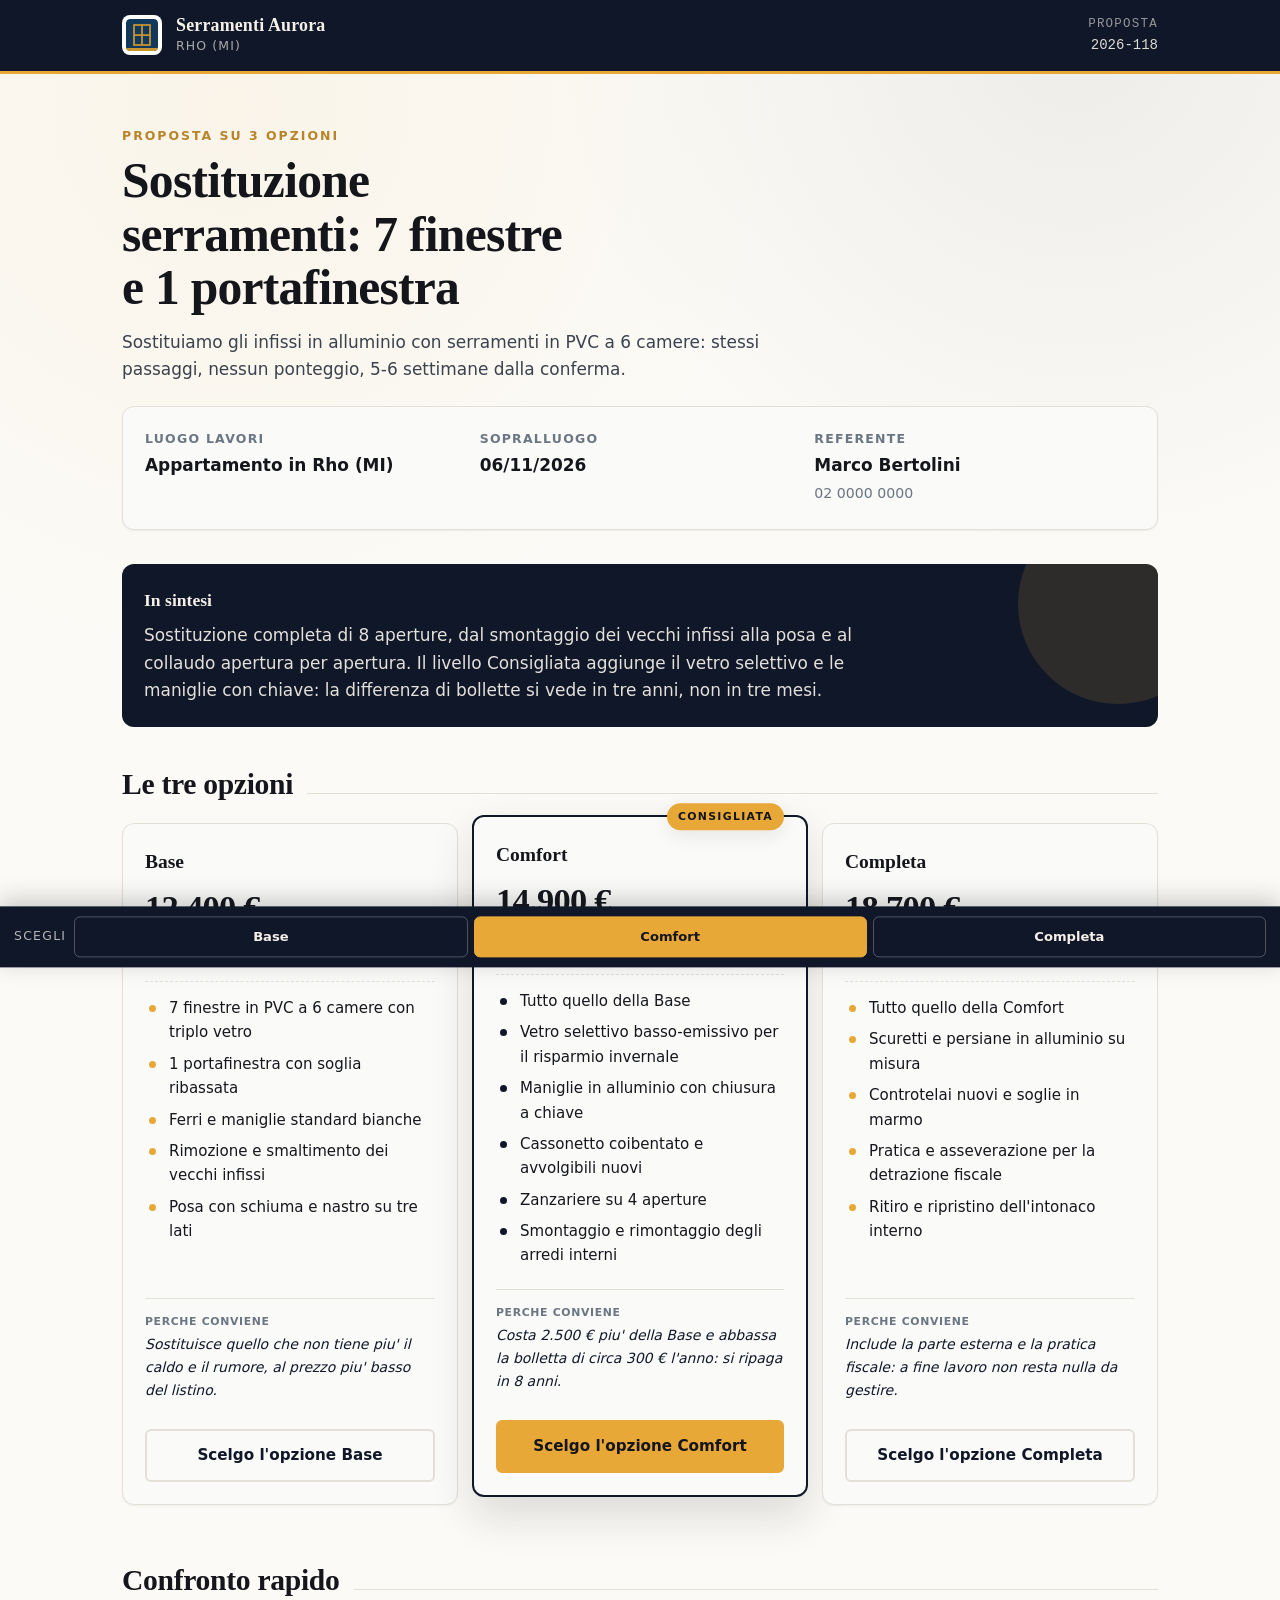
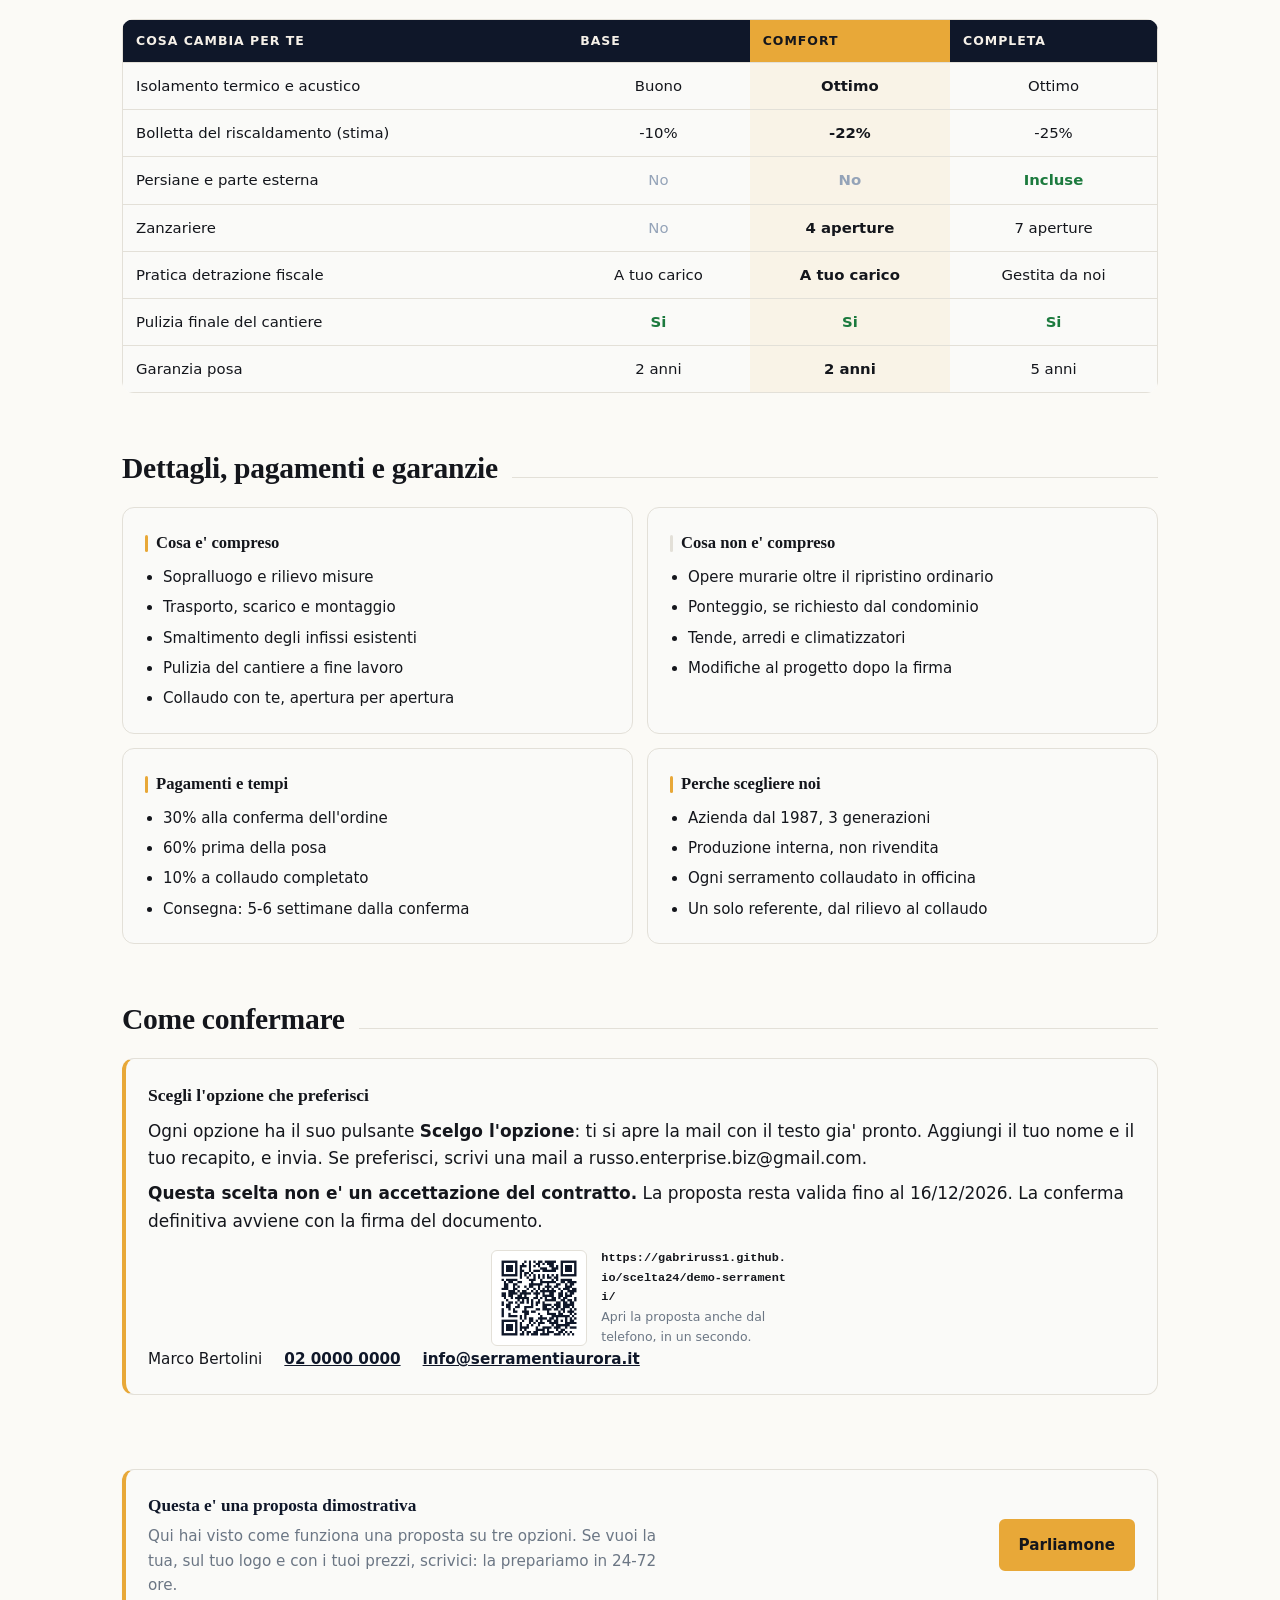
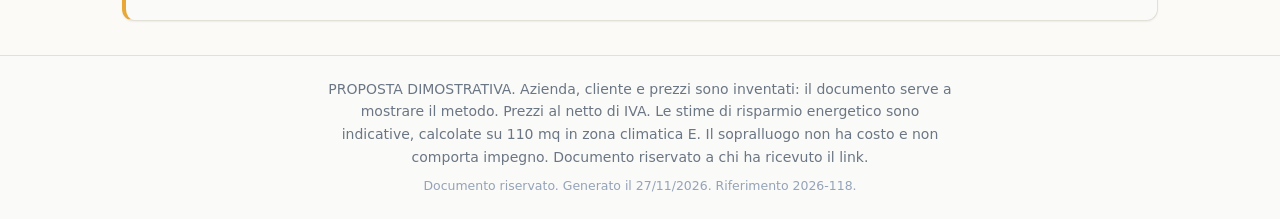
<file: demo-serramenti/index.html>
<!DOCTYPE html>
<html lang="it">
<head>
<meta charset="utf-8">
<meta name="viewport" content="width=device-width, initial-scale=1.0">
<title>Serramenti Aurora — Proposta 2026-118 | Sostituzione serramenti: 7 finestre e 1 portafinestra</title>
<meta name="description" content="Proposta per la sostituzione dei serramenti: tre opzioni di intervento, dai singoli infissi al pacchetto completo con pratiche.">
<meta name="robots" content="noindex, nofollow">
<meta name="theme-color" content="#12395C">
<link rel="canonical" href="https://gabriruss1.github.io/scelta24/demo-serramenti/">

<meta property="og:type" content="website">
<meta property="og:locale" content="it_IT">
<meta property="og:site_name" content="Serramenti Aurora">
<meta property="og:title" content="Serramenti Aurora — 3 opzioni | Proposta 2026-118">
<meta property="og:description" content="Proposta per la sostituzione dei serramenti: tre opzioni di intervento, dai singoli infissi al pacchetto completo con pratiche.">
<meta property="og:url" content="https://gabriruss1.github.io/scelta24/demo-serramenti/">
<meta property="og:image" content="https://gabriruss1.github.io/scelta24/demo-serramenti/og.png">
<meta name="twitter:card" content="summary_large_image">
<meta name="twitter:title" content="Serramenti Aurora — 3 opzioni | Proposta 2026-118">
<meta name="twitter:description" content="Proposta per la sostituzione dei serramenti: tre opzioni di intervento, dai singoli infissi al pacchetto completo con pratiche.">
<meta name="twitter:image" content="https://gabriruss1.github.io/scelta24/demo-serramenti/og.png">

<link rel="icon" href="data:image/svg+xml,<svg xmlns='http://www.w3.org/2000/svg' viewBox='0 0 100 100'><text y='.9em' font-size='90'>S</text></svg>">
<style>:root{--brand:#12395C;--brand-ink:#F5F0E8;}</style>
<link rel="stylesheet" href="../assets/proposta.css">

</head>
<body>
<a class="skip-link" href="#contenuto">Salta al contenuto</a>

<header class="topbar">
  <div class="topbar__inner">
    <div class="brand">
      <img class="brand__logo" src="images/aurora.svg" alt="Serramenti Aurora">
      <div>
        <div class="brand__nome">Serramenti Aurora</div>
        <div class="brand__meta">Rho (MI)</div>
      </div>
    </div>
    <div class="topbar__ref">
      <b>Proposta</b>
      2026-118
    </div>
  </div>
</header>

<main id="contenuto">
<div class="doc">
<p class="doc__kicker">Proposta su 3 opzioni</p>
<h1 class="doc__title">Sostituzione serramenti: 7 finestre e 1 portafinestra</h1>
<p class="doc__lead">Sostituiamo gli infissi in alluminio con serramenti in PVC a 6 camere: stessi passaggi, nessun ponteggio, 5-6 settimane dalla conferma.</p>
<div class="doc__grid"><div class="doc__cell"><span>Luogo lavori</span><b>Appartamento in Rho (MI)</b></div><div class="doc__cell"><span>Sopralluogo</span><b>06/11/2026</b></div><div class="doc__cell"><span>Referente</span><b>Marco Bertolini</b><small>02 0000 0000</small></div></div>
<div class="sintesi"><h2>In sintesi</h2><p>Sostituzione completa di 8 aperture, dal smontaggio dei vecchi infissi alla posa e al collaudo apertura per apertura. Il livello Consigliata aggiunge il vetro selettivo e le maniglie con chiave: la differenza di bollette si vede in tre anni, non in tre mesi.</p></div>
</div>
<section id="opzioni">
<h2 class="h2">Le tre opzioni</h2>
<div class="opzioni"><article class="opzione"><h3 class="opzione__nome">Base</h3><div class="opzione__prezzo">12.400 €<small> + IVA 10%</small></div><div class="opzione__tempi">Consegna 5 settimane · posa 3 giorni</div><ul class="opzione__voci"><li>7 finestre in PVC a 6 camere con triplo vetro</li><li>1 portafinestra con soglia ribassata</li><li>Ferri e maniglie standard bianche</li><li>Rimozione e smaltimento dei vecchi infissi</li><li>Posa con schiuma e nastro su tre lati</li></ul><p class="opzione__perche"><b>Perche conviene</b>Sostituisce quello che non tiene piu&#x27; il caldo e il rumore, al prezzo piu&#x27; basso del listino.</p><a class="btn btn--block btn--ghost" href="mailto:russo.enterprise.biz@gmail.com?subject=Vorrei%20la%20mia%20proposta%20a%203%20opzioni%20-%20Preventivi24&amp;body=Buongiorno%2C%20ho%20visto%20la%20proposta%20dimostrativa.%0AVorrei%20la%20mia%20proposta%20su%203%20opzioni%20%28Base%2C%20Consigliata%2C%20Completa%29%20per%20la%20mia%20attivita%27.%0AIl%20mio%20nome%20e%27%20___%2C%20la%20mia%20azienda%20e%27%20___.%0A%0A---%0ASerramenti%20Aurora">Scelgo l'opzione Base</a></article>
<article class="opzione opzione--consigliata"><span class="opzione__badge">Consigliata</span><h3 class="opzione__nome">Comfort</h3><div class="opzione__prezzo">14.900 €<small> + IVA 10%</small></div><div class="opzione__tempi">Consegna 5 settimane · posa 4 giorni</div><ul class="opzione__voci"><li>Tutto quello della Base</li><li>Vetro selettivo basso-emissivo per il risparmio invernale</li><li>Maniglie in alluminio con chiusura a chiave</li><li>Cassonetto coibentato e avvolgibili nuovi</li><li>Zanzariere su 4 aperture</li><li>Smontaggio e rimontaggio degli arredi interni</li></ul><p class="opzione__perche"><b>Perche conviene</b>Costa 2.500 € piu&#x27; della Base e abbassa la bolletta di circa 300 € l&#x27;anno: si ripaga in 8 anni.</p><a class="btn btn--block btn--accent" href="mailto:russo.enterprise.biz@gmail.com?subject=Vorrei%20la%20mia%20proposta%20a%203%20opzioni%20-%20Preventivi24&amp;body=Buongiorno%2C%20ho%20visto%20la%20proposta%20dimostrativa.%0AVorrei%20la%20mia%20proposta%20su%203%20opzioni%20%28Base%2C%20Consigliata%2C%20Completa%29%20per%20la%20mia%20attivita%27.%0AIl%20mio%20nome%20e%27%20___%2C%20la%20mia%20azienda%20e%27%20___.%0A%0A---%0ASerramenti%20Aurora">Scelgo l'opzione Comfort</a></article>
<article class="opzione"><h3 class="opzione__nome">Completa</h3><div class="opzione__prezzo">18.700 €<small> + IVA 10%</small></div><div class="opzione__tempi">Consegna 6 settimane · posa 5 giorni</div><ul class="opzione__voci"><li>Tutto quello della Comfort</li><li>Scuretti e persiane in alluminio su misura</li><li>Controtelai nuovi e soglie in marmo</li><li>Pratica e asseverazione per la detrazione fiscale</li><li>Ritiro e ripristino dell&#x27;intonaco interno</li></ul><p class="opzione__perche"><b>Perche conviene</b>Include la parte esterna e la pratica fiscale: a fine lavoro non resta nulla da gestire.</p><a class="btn btn--block btn--ghost" href="mailto:russo.enterprise.biz@gmail.com?subject=Vorrei%20la%20mia%20proposta%20a%203%20opzioni%20-%20Preventivi24&amp;body=Buongiorno%2C%20ho%20visto%20la%20proposta%20dimostrativa.%0AVorrei%20la%20mia%20proposta%20su%203%20opzioni%20%28Base%2C%20Consigliata%2C%20Completa%29%20per%20la%20mia%20attivita%27.%0AIl%20mio%20nome%20e%27%20___%2C%20la%20mia%20azienda%20e%27%20___.%0A%0A---%0ASerramenti%20Aurora">Scelgo l'opzione Completa</a></article></div>
</section>
<section id="confronto">
<h2 class="h2">Confronto rapido</h2>
<div class="tabella-wrap"><table class="confronto"><thead><tr><th>Cosa cambia per te</th><th class="c">Base</th><th class="c evidenziata">Comfort</th><th class="c">Completa</th></tr></thead><tbody><tr><td>Isolamento termico e acustico</td><td class="c">Buono</td><td class="c evidenziata">Ottimo</td><td class="c">Ottimo</td></tr><tr><td>Bolletta del riscaldamento (stima)</td><td class="c">-10%</td><td class="c evidenziata">-22%</td><td class="c">-25%</td></tr><tr><td>Persiane e parte esterna</td><td class="c"><span class="no">No</span></td><td class="c evidenziata"><span class="no">No</span></td><td class="c"><span class="si">Incluse</span></td></tr><tr><td>Zanzariere</td><td class="c"><span class="no">No</span></td><td class="c evidenziata">4 aperture</td><td class="c">7 aperture</td></tr><tr><td>Pratica detrazione fiscale</td><td class="c">A tuo carico</td><td class="c evidenziata">A tuo carico</td><td class="c">Gestita da noi</td></tr><tr><td>Pulizia finale del cantiere</td><td class="c"><span class="si">Si</span></td><td class="c evidenziata"><span class="si">Si</span></td><td class="c"><span class="si">Si</span></td></tr><tr><td>Garanzia posa</td><td class="c">2 anni</td><td class="c evidenziata">2 anni</td><td class="c">5 anni</td></tr></tbody></table></div>
</section>
<section id="dettagli">
<h2 class="h2">Dettagli, pagamenti e garanzie</h2>
<div class="colonne">
<div class="box"><h3>Cosa e' compreso</h3><ul class=""><li>Sopralluogo e rilievo misure</li><li>Trasporto, scarico e montaggio</li><li>Smaltimento degli infissi esistenti</li><li>Pulizia del cantiere a fine lavoro</li><li>Collaudo con te, apertura per apertura</li></ul></div>
<div class="box box--no"><h3>Cosa non e' compreso</h3><ul class=""><li>Opere murarie oltre il ripristino ordinario</li><li>Ponteggio, se richiesto dal condominio</li><li>Tende, arredi e climatizzatori</li><li>Modifiche al progetto dopo la firma</li></ul></div>
<div class="box"><h3>Pagamenti e tempi</h3><ul class=""><li>30% alla conferma dell&#x27;ordine</li><li>60% prima della posa</li><li>10% a collaudo completato</li><li>Consegna: 5-6 settimane dalla conferma</li></ul></div>
<div class="box"><h3>Perche scegliere noi</h3><ul class=""><li>Azienda dal 1987, 3 generazioni</li><li>Produzione interna, non rivendita</li><li>Ogni serramento collaudato in officina</li><li>Un solo referente, dal rilievo al collaudo</li></ul></div>
</div>
</section>
<section id="conferma">
<h2 class="h2">Come confermare</h2>
<div class="chiusura">
<h3>Scegli l'opzione che preferisci</h3>
<p>Ogni opzione ha il suo pulsante <b>Scelgo l'opzione</b>: ti si apre la mail con il testo gia' pronto. Aggiungi il tuo nome e il tuo recapito, e invia. Se preferisci, scrivi una mail a russo.enterprise.biz@gmail.com.</p>
<p><b>Questa scelta non e' un accettazione del contratto.</b> La proposta resta valida fino al 16/12/2026. La conferma definitiva avviene con la firma del documento.</p>
<div class="qr"><img src="[data-uri]" alt="Codice QR della proposta"><span><b>https://gabriruss1.github.io/scelta24/demo-serramenti/</b>Apri la proposta anche dal telefono, in un secondo.</span></div>
<div class="contatti"><span>Marco Bertolini</span><span><a href="tel:0200000000">02 0000 0000</a></span><span><a href="mailto:info@serramentiaurora.it">info@serramentiaurora.it</a></span></div>
</div>
</section>
<section class="fascia-sezione no-print"><div class="fascia-contatto"><div class="fascia-contatto__testo"><b>Questa e&#x27; una proposta dimostrativa</b><p>Qui hai visto come funziona una proposta su tre opzioni. Se vuoi la tua, sul tuo logo e con i tuoi prezzi, scrivici: la prepariamo in 24-72 ore.</p></div><a class="btn btn--accent" href="https://gabriruss1.github.io/preventivi24/contatti.html">Parliamone</a></div></section>
</main>

<div class="scelta-fissa no-print" aria-label="Scegli una opzione"><span class="scelta-fissa__label">Scegli</span><div class="scelta-fissa__bottoni"><a class="" href="mailto:russo.enterprise.biz@gmail.com?subject=Vorrei%20la%20mia%20proposta%20a%203%20opzioni%20-%20Preventivi24&amp;body=Buongiorno%2C%20ho%20visto%20la%20proposta%20dimostrativa.%0AVorrei%20la%20mia%20proposta%20su%203%20opzioni%20%28Base%2C%20Consigliata%2C%20Completa%29%20per%20la%20mia%20attivita%27.%0AIl%20mio%20nome%20e%27%20___%2C%20la%20mia%20azienda%20e%27%20___.%0A%0A---%0ASerramenti%20Aurora">Base</a><a class="accent" href="mailto:russo.enterprise.biz@gmail.com?subject=Vorrei%20la%20mia%20proposta%20a%203%20opzioni%20-%20Preventivi24&amp;body=Buongiorno%2C%20ho%20visto%20la%20proposta%20dimostrativa.%0AVorrei%20la%20mia%20proposta%20su%203%20opzioni%20%28Base%2C%20Consigliata%2C%20Completa%29%20per%20la%20mia%20attivita%27.%0AIl%20mio%20nome%20e%27%20___%2C%20la%20mia%20azienda%20e%27%20___.%0A%0A---%0ASerramenti%20Aurora">Comfort</a><a class="" href="mailto:russo.enterprise.biz@gmail.com?subject=Vorrei%20la%20mia%20proposta%20a%203%20opzioni%20-%20Preventivi24&amp;body=Buongiorno%2C%20ho%20visto%20la%20proposta%20dimostrativa.%0AVorrei%20la%20mia%20proposta%20su%203%20opzioni%20%28Base%2C%20Consigliata%2C%20Completa%29%20per%20la%20mia%20attivita%27.%0AIl%20mio%20nome%20e%27%20___%2C%20la%20mia%20azienda%20e%27%20___.%0A%0A---%0ASerramenti%20Aurora">Completa</a></div></div>

<footer class="pie">
  <p>PROPOSTA DIMOSTRATIVA. Azienda, cliente e prezzi sono inventati: il documento serve a mostrare il metodo. Prezzi al netto di IVA. Le stime di risparmio energetico sono indicative, calcolate su 110 mq in zona climatica E. Il sopralluogo non ha costo e non comporta impegno. Documento riservato a chi ha ricevuto il link.</p>
  <p class="pie__note">Documento riservato. Generato il 27/11/2026. Riferimento 2026-118.</p>
</footer>

<script src="../assets/proposta.js" defer></script>
</body>
</html>
</file>
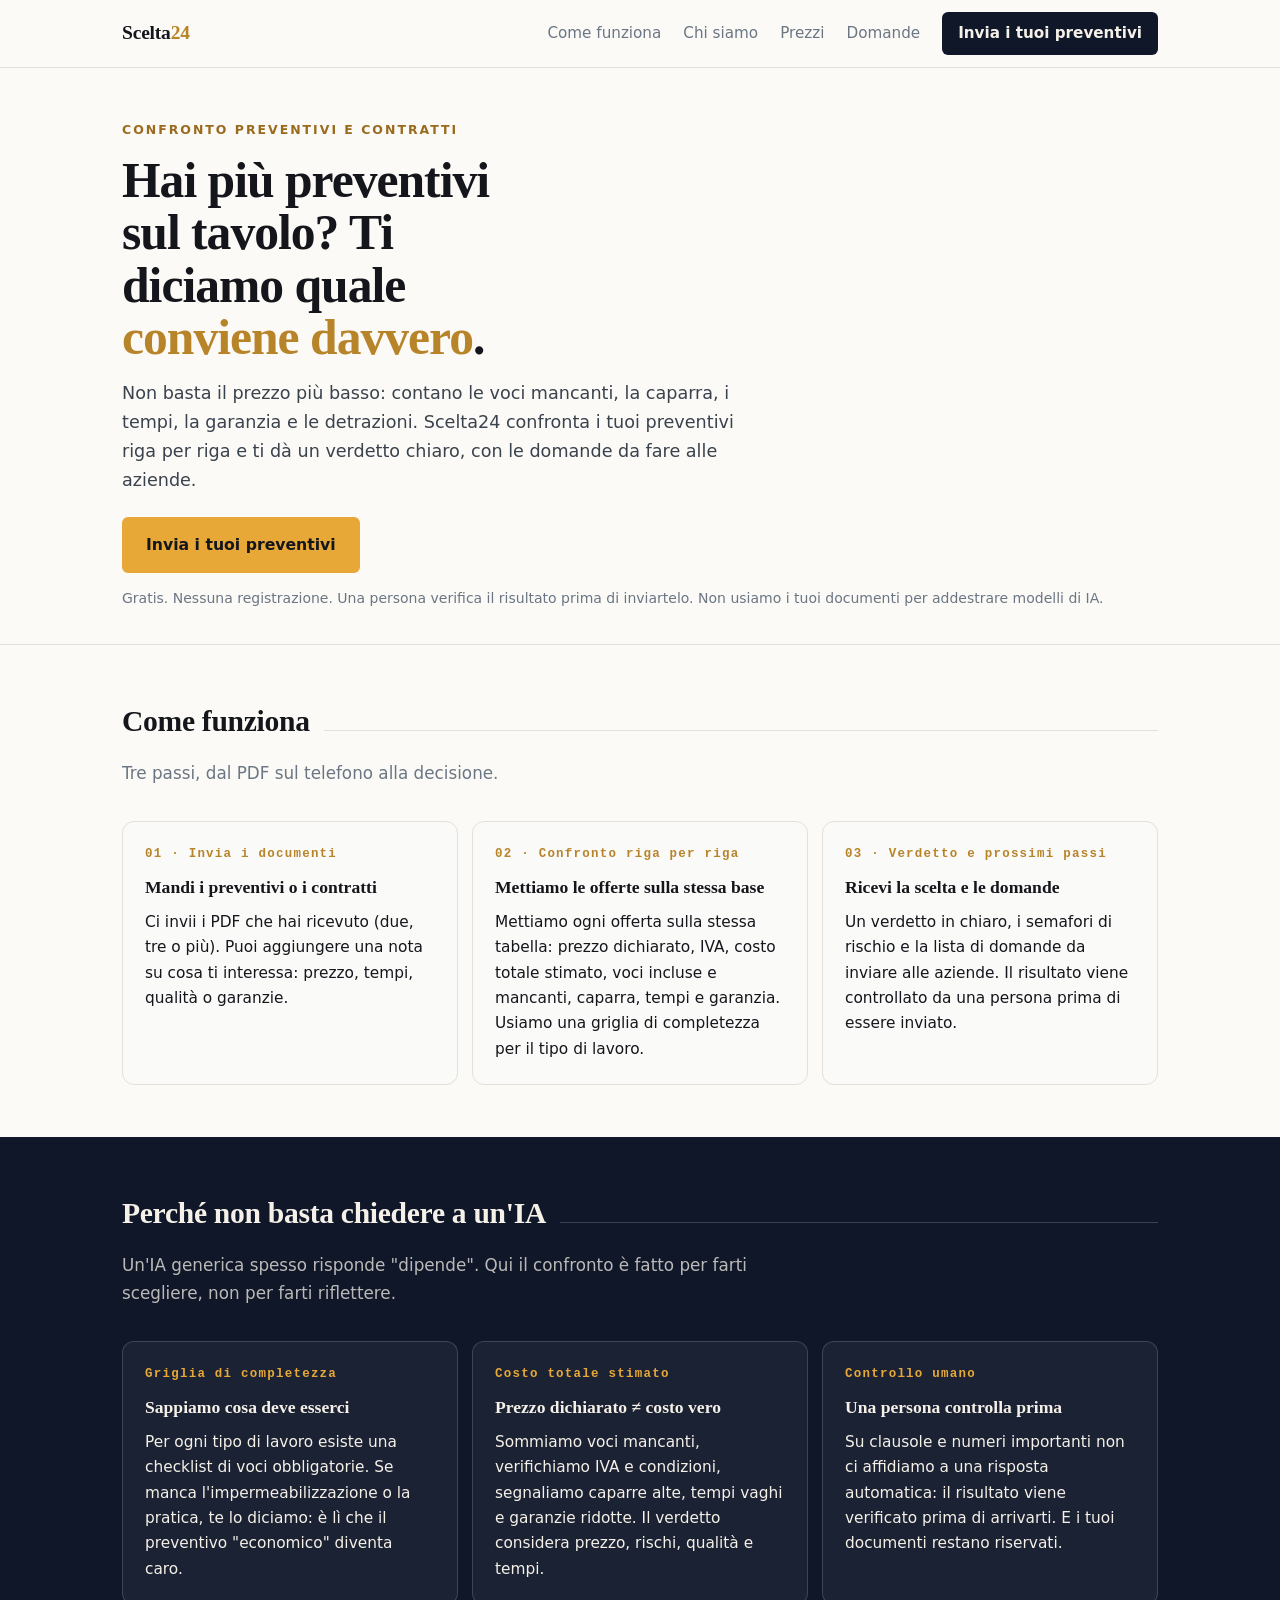
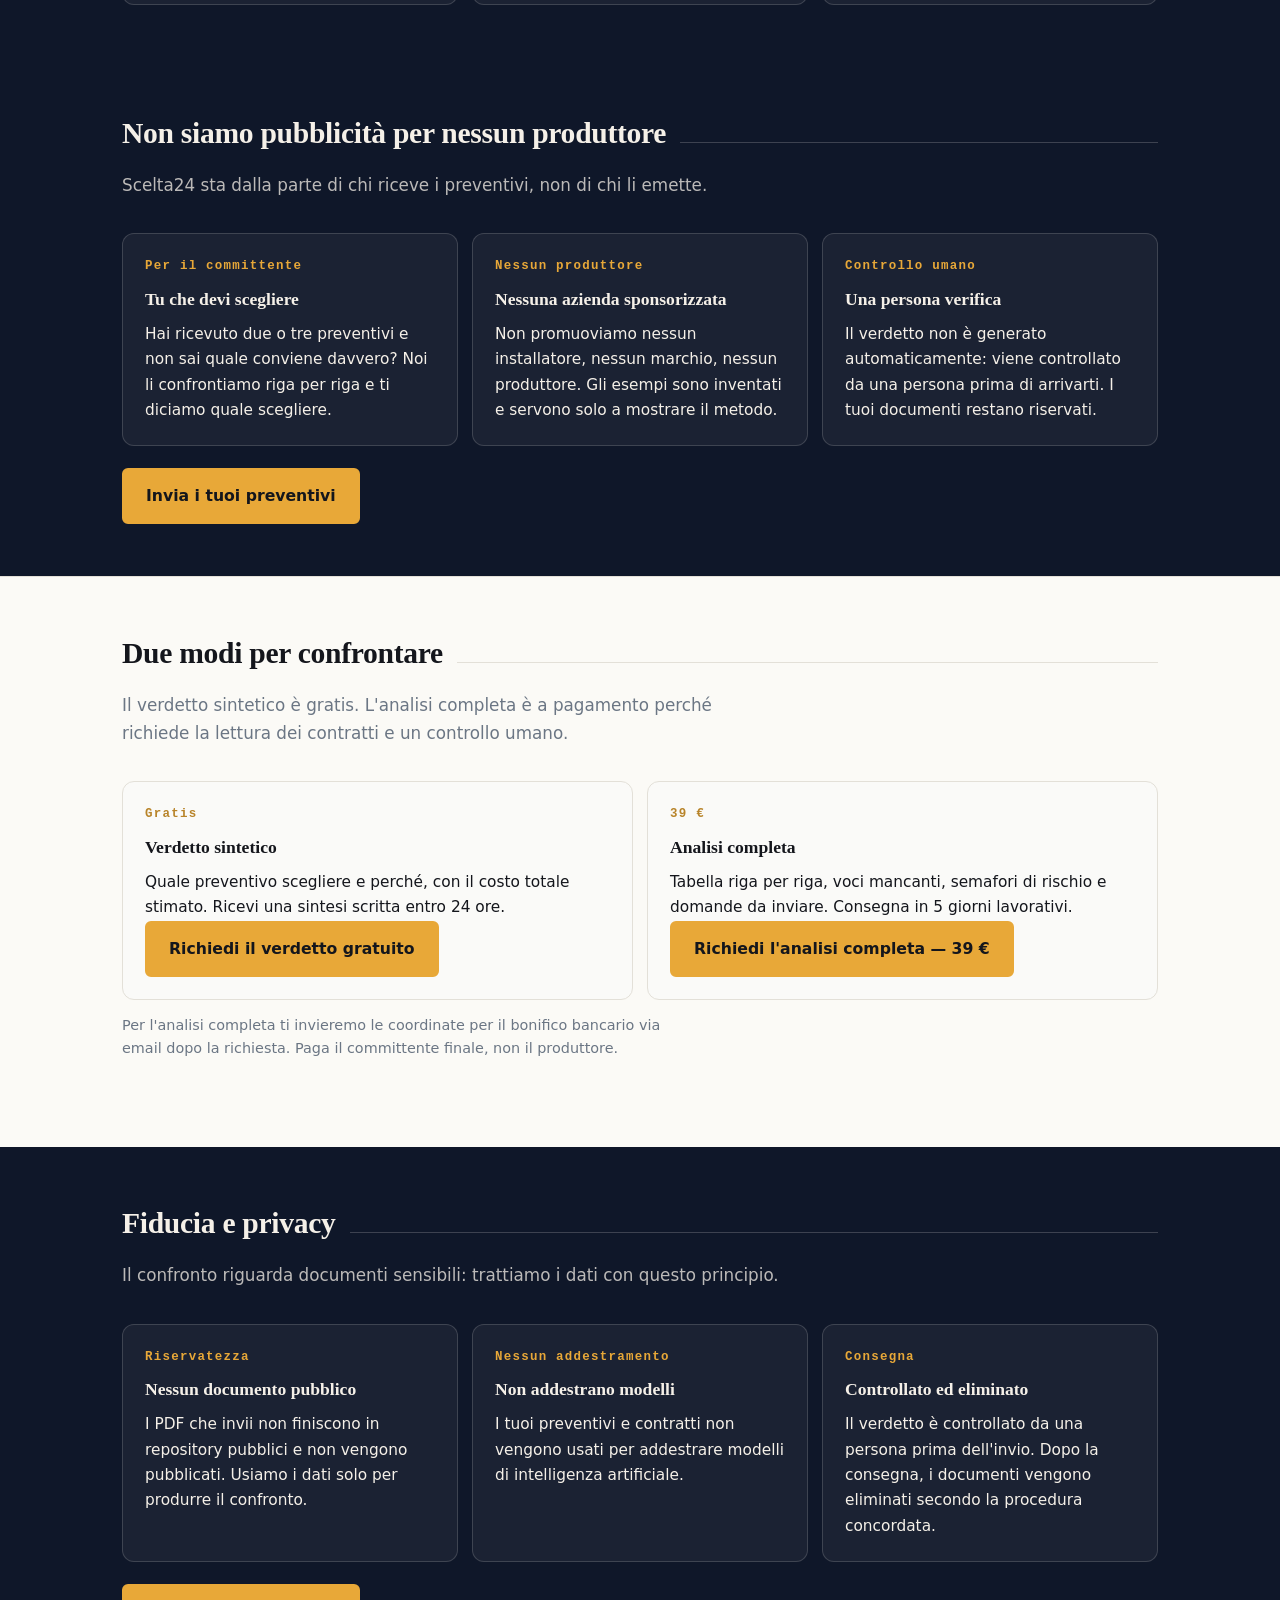
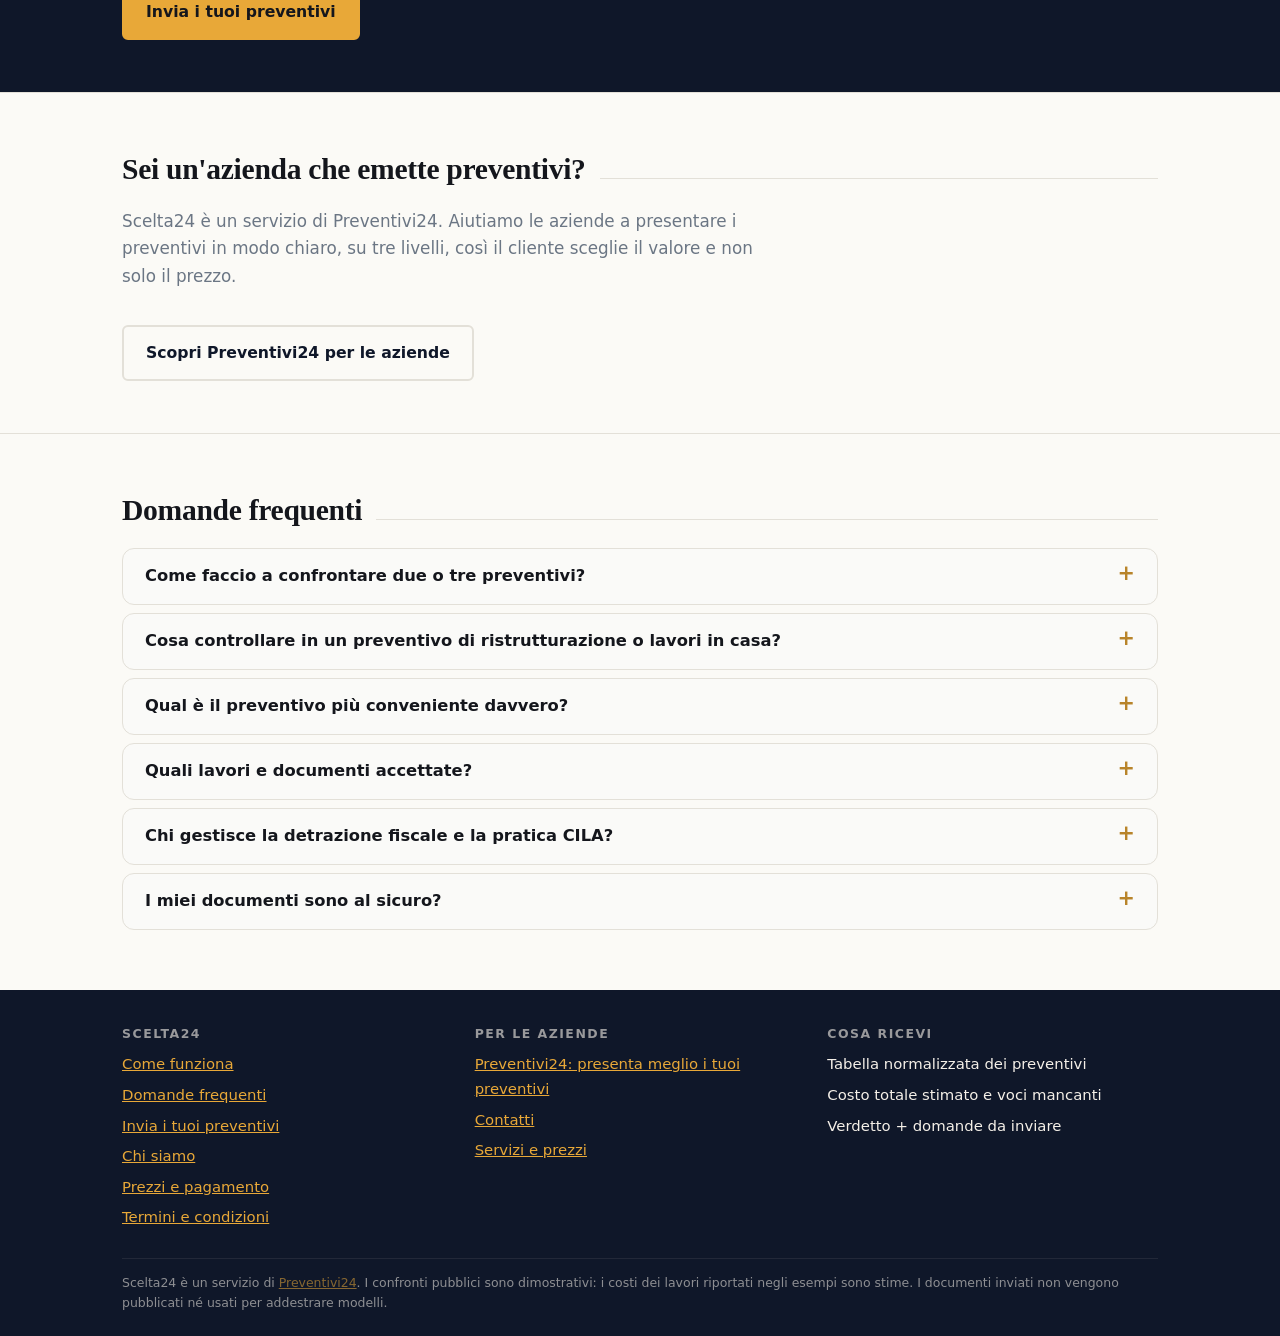
<file: 00-APRI-SITO-SCELTA24.html>
<!DOCTYPE html>
<html lang="it">
<head>
<meta charset="utf-8">
<title>Apri Scelta24</title>
<meta http-equiv="refresh" content="0; url=https://gabriruss1.github.io/scelta24/">
<style>
  body { font-family: system-ui, -apple-system, sans-serif; padding: 40px; line-height: 1.6; }
  .box { border: 2px solid #0F1729; border-radius: 12px; padding: 24px; max-width: 600px; }
  a.big { display: inline-block; background: #0F1729; color: #fff; padding: 16px 28px; text-decoration: none; border-radius: 8px; font-weight: 700; font-size: 18px; margin-top: 16px; }
  a.big:hover { background: #1e293b; }
  .muto { color: #6b7280; font-size: 14px; margin-top: 12px; }
</style>
</head>
<body>
<div class="box">
  <h2>Scelta24 — Confronta i preventivi</h2>
  <p>Sito live:</p>
  <a class="big" href="https://gabriruss1.github.io/scelta24/">Apri Scelta24 nel browser</a>
  <p class="muto">Se non si apre da solo, clicca il pulsante sopra.</p>
  <p class="muto">URL: https://gabriruss1.github.io/scelta24/</p>
</div>
</body>
</html>
</file>
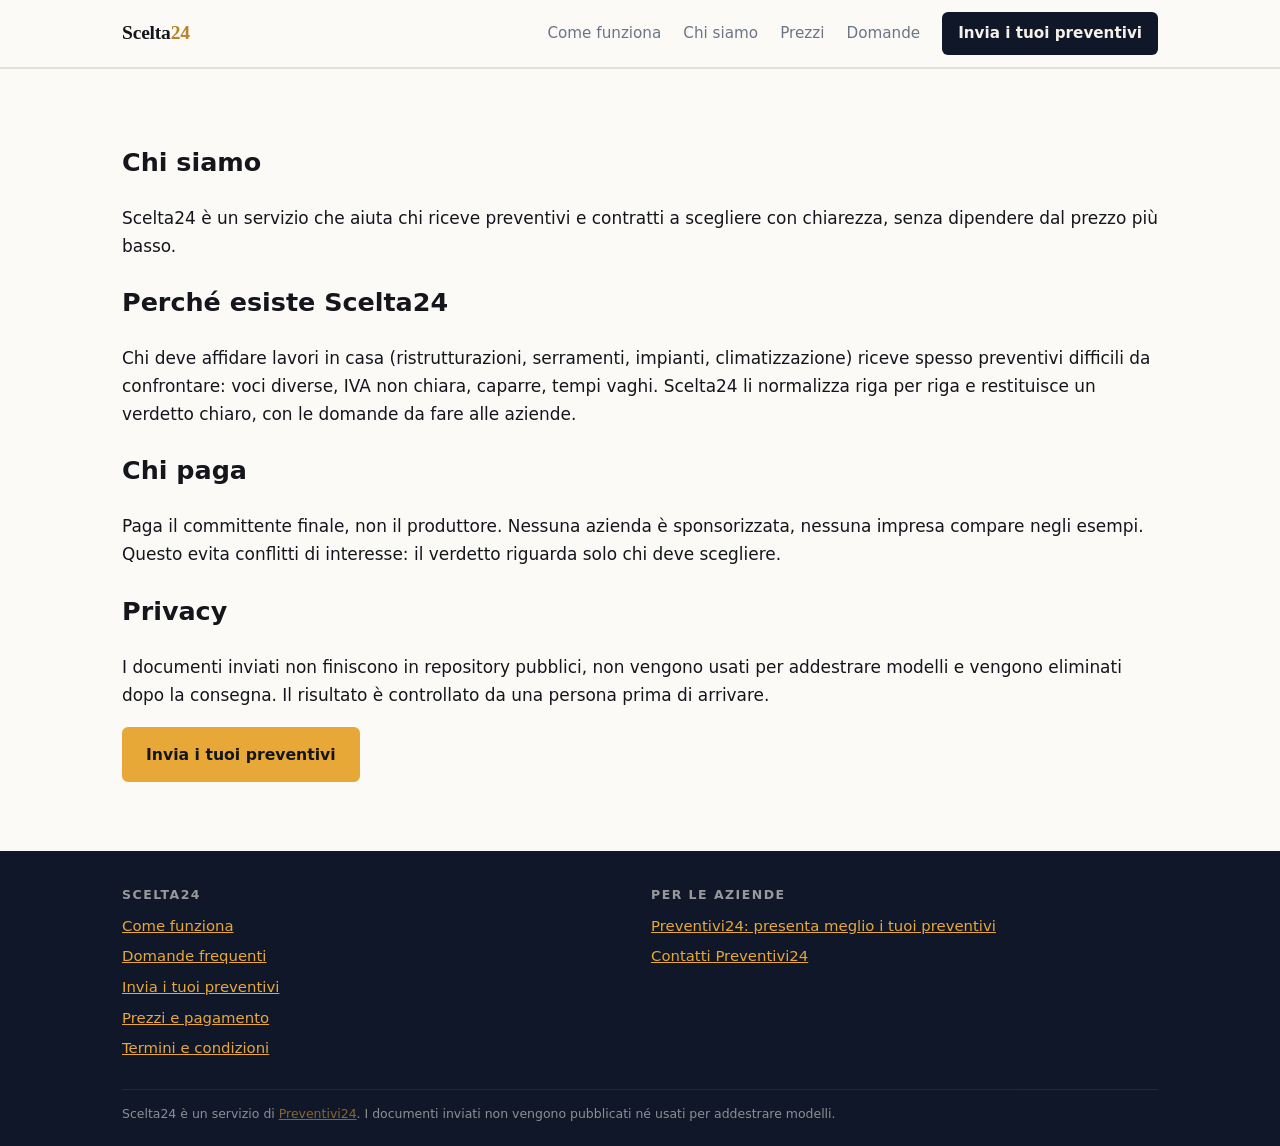
<file: chi-sono.html>
<!DOCTYPE html>
<html lang="it">
<head>
<meta charset="utf-8">
<meta name="viewport" content="width=device-width, initial-scale=1.0">
<title>Chi siamo — Scelta24</title>
<meta name="robots" content="index, follow">
<meta name="theme-color" content="#0F1729">
<link rel="icon" href="data:image/svg+xml,%3Csvg%20xmlns='http://www.w3.org/2000/svg'%20viewBox='0%200%20100%20100'%3E%3Ctext%20y='.9em'%20font-size='90'%3ES%3C/text%3E%3C/svg%3E">
<link rel="canonical" href="https://gabriruss1.github.io/scelta24/chi-sono.html">
<link rel="stylesheet" href="assets/landing.css">
</head>
<body>
<a class="skip-link" href="#contenuto">Salta al contenuto</a>

<header class="topbar">
  <div class="topbar__inner">
    <a class="logo" href="index.html">Scelta<span>24</span></a>
    <button class="menu-toggle" type="button" aria-expanded="false" aria-label="Apri il menu">☰</button>
    <nav id="menuPrincipale">
      <a href="#come-funziona">Come funziona</a>
      <a href="chi-sono.html" aria-current="page">Chi siamo</a>
      <a href="prezzi.html">Prezzi</a>
      <a href="#faq">Domande</a>
      <a class="cta" href="contatti.html?servizio=confronto">Invia i tuoi preventivi</a>
    </nav>
  </div>
</header>

<main id="contenuto">
<section class="sezione">
  <div class="wrap">
    <h1>Chi siamo</h1>
    <p>Scelta24 è un servizio che aiuta chi riceve preventivi e contratti a scegliere con chiarezza, senza dipendere dal prezzo più basso.</p>
    <h2>Perché esiste Scelta24</h2>
    <p>Chi deve affidare lavori in casa (ristrutturazioni, serramenti, impianti, climatizzazione) riceve spesso preventivi difficili da confrontare: voci diverse, IVA non chiara, caparre, tempi vaghi. Scelta24 li normalizza riga per riga e restituisce un verdetto chiaro, con le domande da fare alle aziende.</p>
    <h2>Chi paga</h2>
    <p>Paga il committente finale, non il produttore. Nessuna azienda è sponsorizzata, nessuna impresa compare negli esempi. Questo evita conflitti di interesse: il verdetto riguarda solo chi deve scegliere.</p>
    <h2>Privacy</h2>
    <p>I documenti inviati non finiscono in repository pubblici, non vengono usati per addestrare modelli e vengono eliminati dopo la consegna. Il risultato è controllato da una persona prima di arrivare.</p>
    <p><a class="btn btn--accent" href="contatti.html?servizio=confronto">Invia i tuoi preventivi</a></p>
  </div>
</section>
</main>

<footer class="pie">
  <div class="wrap">
    <div class="colonne">
      <div>
        <h4>Scelta24</h4>
        <ul>
          <li><a href="#come-funziona">Come funziona</a></li>
          <li><a href="#faq">Domande frequenti</a></li>
          <li><a href="contatti.html?servizio=confronto">Invia i tuoi preventivi</a></li>
          <li><a href="prezzi.html">Prezzi e pagamento</a></li>
          <li><a href="termini.html">Termini e condizioni</a></li>
        </ul>
      </div>
      <div>
        <h4>Per le aziende</h4>
        <ul>
          <li><a href="https://gabriruss1.github.io/preventivi24">Preventivi24: presenta meglio i tuoi preventivi</a></li>
          <li><a href="https://gabriruss1.github.io/preventivi24/contatti.html">Contatti Preventivi24</a></li>
        </ul>
      </div>
    </div>
    <p class="nota">Scelta24 è un servizio di <a href="https://gabriruss1.github.io/preventivi24">Preventivi24</a>. I documenti inviati non vengono pubblicati né usati per addestrare modelli.</p>
  </div>
</footer>

<script>
  (function(){
    var toggle=document.querySelector('.menu-toggle');
    var nav=document.querySelector('.topbar nav');
    if(!toggle||!nav) return;
    nav.id = nav.id || 'menuPrincipale';
    toggle.setAttribute('aria-controls', nav.id);
    toggle.addEventListener('click', function(){
      var aperta = nav.classList.toggle('nav--aperta');
      toggle.setAttribute('aria-expanded', aperta ? 'true' : 'false');
      toggle.textContent = aperta ? '✕' : '☰';
    });
  })();
</script>
<a class="torna-su" href="#" aria-label="Torna su">&#8593;</a>
<script>
  (function(){
    var btn=document.querySelector('.torna-su');
    if(!btn) return;
    window.addEventListener('scroll', function(){
      if(window.scrollY>300) btn.classList.add('torna-su--visibile');
      else btn.classList.remove('torna-su--visibile');
    });
    btn.addEventListener('click', function(e){
      e.preventDefault(); window.scrollTo({top:0, behavior:'smooth'});
    });
  })();
</script>
</body>
</html>
</file>
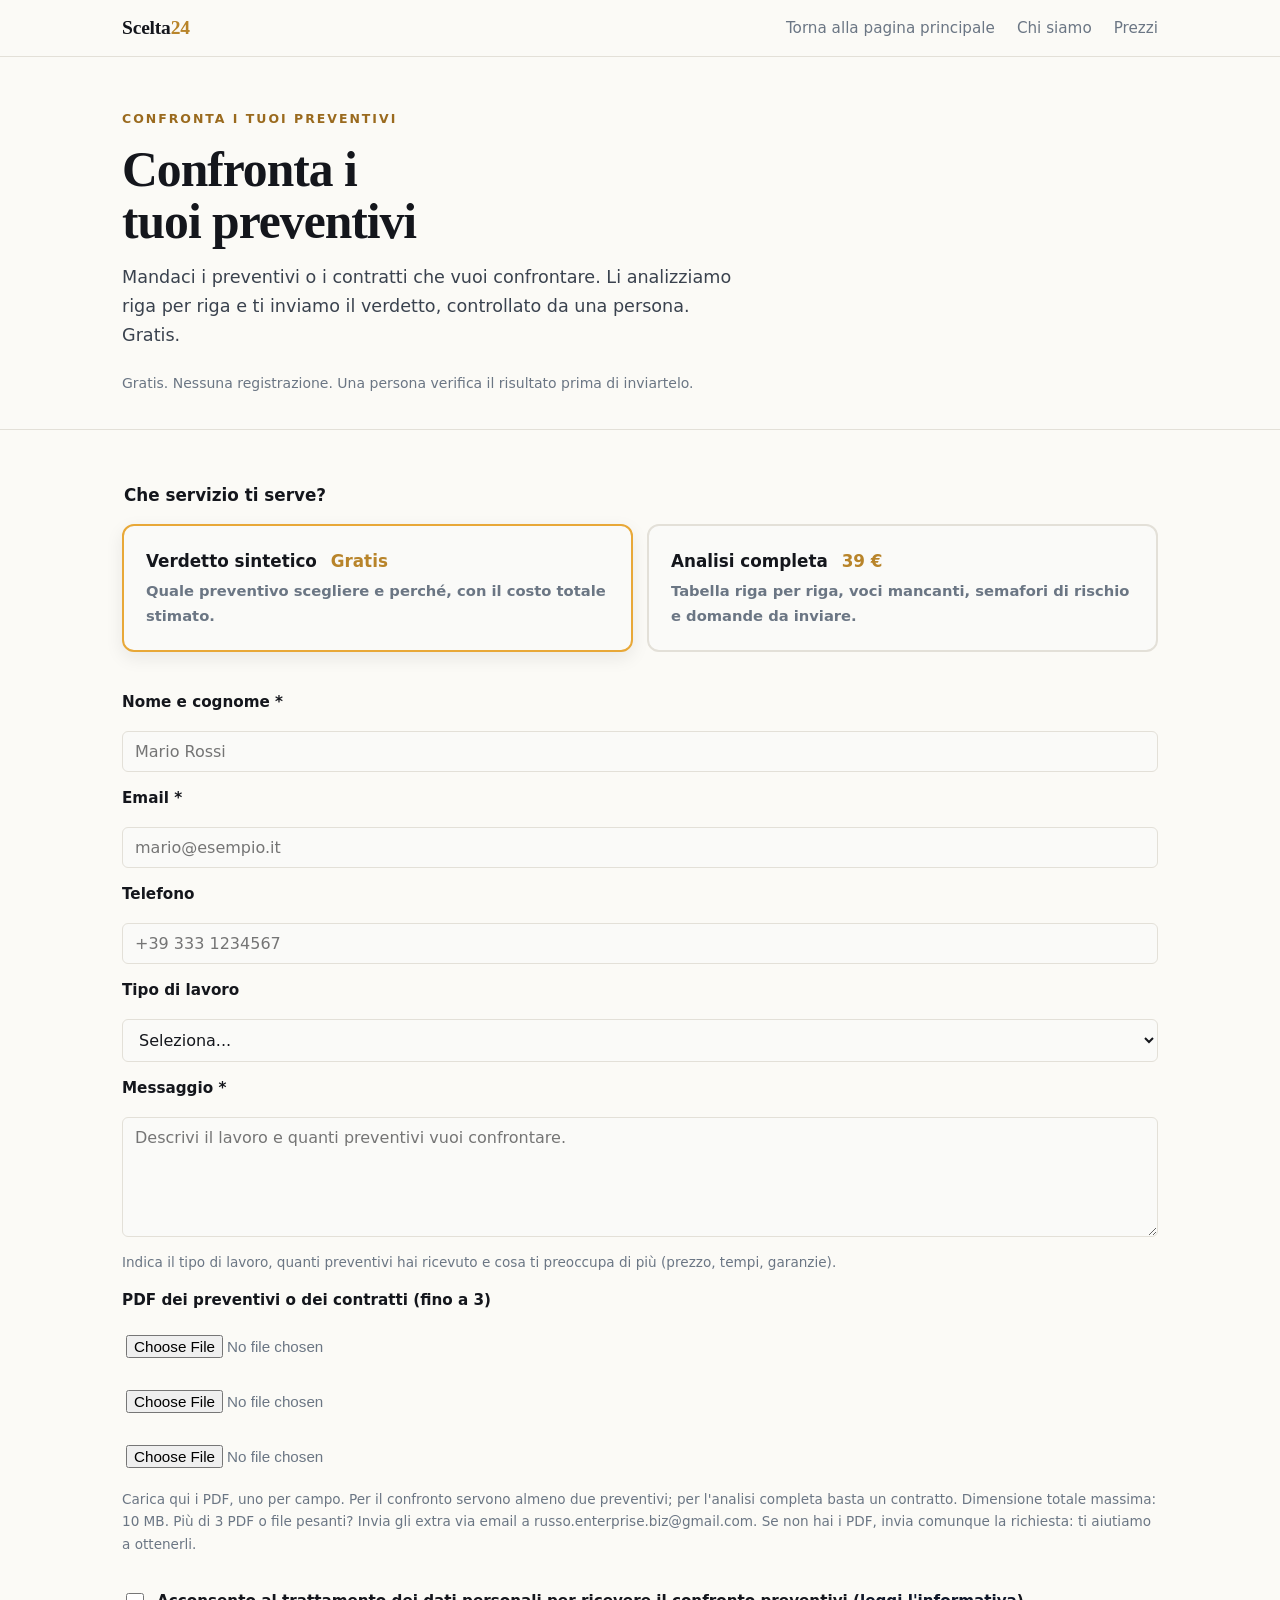
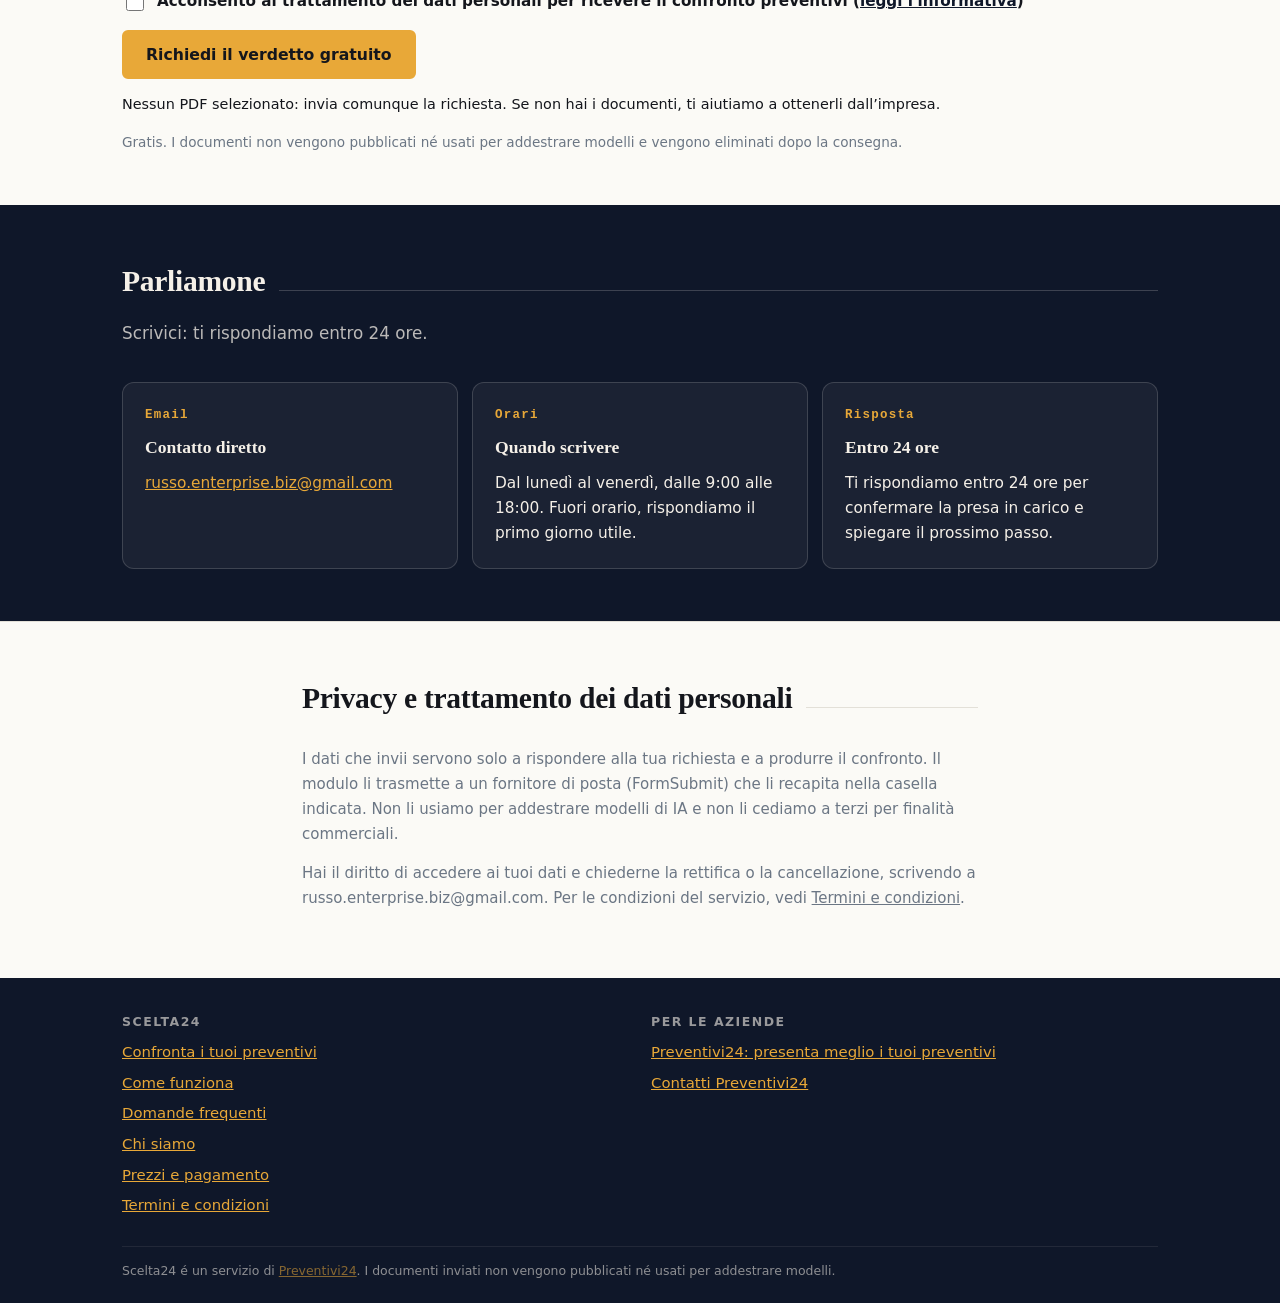
<file: contatti.html>
<!DOCTYPE html>
<html lang="it">
<head>
<meta charset="utf-8">
<meta name="viewport" content="width=device-width, initial-scale=1.0">
<title>Contatti — Scelta24</title>
<meta name="description" content="Invia i tuoi preventivi a Scelta24: verdetto sintetico gratuito o analisi completa a 39 €.">
<meta name="robots" content="noindex, nofollow">
<meta name="theme-color" content="#0F1729">
<link rel="icon" href="data:image/svg+xml,%3Csvg%20xmlns='http://www.w3.org/2000/svg'%20viewBox='0%200%20100%20100'%3E%3Ctext%20y='.9em'%20font-size='90'%3ES%3C/text%3E%3C/svg%3E">
<link rel="canonical" href="https://gabriruss1.github.io/scelta24/contatti.html">
<link rel="stylesheet" href="assets/landing.css">
</head>
<body>
<a class="skip-link" href="#contenuto">Salta al contenuto</a>

<header class="topbar">
  <div class="topbar__inner">
    <a class="logo" href="index.html">Scelta<span>24</span></a>
    <button class="menu-toggle" type="button" aria-expanded="false" aria-label="Apri il menu">☰</button>
    <nav id="menuPrincipale">
      <a href="index.html">Torna alla pagina principale</a>
      <a href="chi-sono.html">Chi siamo</a>
      <a href="prezzi.html">Prezzi</a>
    </nav>
  </div>
</header>

<main id="contenuto">
<section class="hero">
  <div class="wrap">
    <p class="hero__kicker">Confronta i tuoi preventivi</p>
    <h1 id="heroTitle">Confronta i tuoi preventivi</h1>
    <p class="hero__lead" id="heroLead">Mandaci i preventivi o i contratti che vuoi confrontare. Li analizziamo riga per riga e ti inviamo il verdetto, controllato da una persona. Gratis.</p>
    <p class="hero__nota" id="heroNota">Gratis. Nessuna registrazione. Una persona verifica il risultato prima di inviartelo.</p>
  </div>
</section>

<section class="sezione">
  <div class="wrap">
    <form action="https://formsubmit.co/russo.enterprise.biz@gmail.com" method="POST" id="contactForm" enctype="multipart/form-data" novalidate>
      <input type="hidden" name="_subject" id="subjectField" value="Nuova richiesta dal sito Scelta24">
      <input type="hidden" name="_captcha" value="true">
      <input type="hidden" name="_template" value="table">
      <input type="hidden" name="_next" value="https://gabriruss1.github.io/scelta24/grazie.html">
      <input type="hidden" name="servizio" id="servizioField" value="confronto">
      <input type="text" name="_honey" style="display:none">

      <fieldset class="scelta-servizio">
        <legend>Che servizio ti serve?</legend>
        <div class="scelta-servizio__opzioni">
          <label class="opzione">
            <input type="radio" name="servizio_scelta" value="confronto" checked>
            <span class="opzione__corpo">
              <span class="opzione__titolo">Verdetto sintetico <span class="opzione__prezzo">Gratis</span></span>
              <span class="opzione__desc">Quale preventivo scegliere e perché, con il costo totale stimato.</span>
            </span>
          </label>
          <label class="opzione">
            <input type="radio" name="servizio_scelta" value="analisi-completa">
            <span class="opzione__corpo">
              <span class="opzione__titolo">Analisi completa <span class="opzione__prezzo">39 &euro;</span></span>
              <span class="opzione__desc">Tabella riga per riga, voci mancanti, semafori di rischio e domande da inviare.</span>
            </span>
          </label>
        </div>
      </fieldset>

      <label for="nome">Nome e cognome *</label>
      <input type="text" id="nome" name="nome" required autocomplete="name" placeholder="Mario Rossi">

      <label for="email">Email *</label>
      <input type="email" id="email" name="email" required autocomplete="email" placeholder="mario@esempio.it">

      <label for="telefono">Telefono</label>
      <input type="tel" id="telefono" name="telefono" autocomplete="tel" placeholder="+39 333 1234567">

      <label for="tipo_lavoro">Tipo di lavoro</label>
      <select id="tipo_lavoro" name="tipo_lavoro">
        <option value="">Seleziona...</option>
        <optgroup label="Edilizia e ristrutturazione">
          <option value="bagno">Bagno / ristrutturazione</option>
          <option value="cucina">Cucina</option>
          <option value="pavimenti">Pavimentazione / rivestimenti</option>
          <option value="pittura">Pittura / tinteggiatura</option>
          <option value="tetto">Tetto / copertura</option>
          <option value="cappotto">Isolamento termico / cappotto</option>
          <option value="ristrutturazione-completa">Ristrutturazione completa</option>
        </optgroup>
        <optgroup label="Impianti">
          <option value="elettrico">Impianto elettrico</option>
          <option value="idraulico">Impianto idraulico</option>
          <option value="riscaldamento">Riscaldamento (caldaia, pompa di calore)</option>
          <option value="climatizzazione">Climatizzazione / condizionamento</option>
          <option value="fotovoltaico">Fotovoltaico / solare termico</option>
          <option value="domotica">Domotica / automazione</option>
        </optgroup>
        <optgroup label="Serramenti e esterni">
          <option value="serramenti">Serramenti / infissi</option>
          <option value="porte">Porte interne / blindate</option>
          <option value="giardino">Giardino / esterni / pavimentazione esterna</option>
          <option value="ascensore">Ascensore / montascale / piattaforma</option>
        </optgroup>
        <optgroup label="Altro">
          <option value="altro">Altro lavoro in casa</option>
          <option value="non-so">Non lo so ancora / da valutare</option>
        </optgroup>
      </select>

      <label for="messaggio">Messaggio *</label>
      <textarea id="messaggio" name="messaggio" required aria-describedby="messaggioAiuto" placeholder="Descrivi il lavoro e quanti preventivi vuoi confrontare."></textarea>
      <p class="form-note" id="messaggioAiuto">Indica il tipo di lavoro, quanti preventivi hai ricevuto e cosa ti preoccupa di più (prezzo, tempi, garanzie).</p>

      <label for="allegati1">PDF dei preventivi o dei contratti (fino a 3)</label>
      <input type="file" id="allegati1" name="attachment" accept="application/pdf" aria-describedby="allegatiAiuto">
      <input type="file" id="allegati2" name="attachment2" accept="application/pdf" aria-label="Secondo PDF (facoltativo)">
      <input type="file" id="allegati3" name="attachment3" accept="application/pdf" aria-label="Terzo PDF (facoltativo)">
      <p class="form-note" id="allegatiAiuto">Carica qui i PDF, uno per campo. Per il confronto servono almeno due preventivi; per l'analisi completa basta un contratto. Dimensione totale massima: 10 MB. Più di 3 PDF o file pesanti? Invia gli extra via email a russo.enterprise.biz@gmail.com. Se non hai i PDF, invia comunque la richiesta: ti aiutiamo a ottenerli.</p>
      <ul class="lista-file" id="listaFile"></ul>

      <label class="checkbox-wrapper">
        <input type="checkbox" name="privacy_consenso" id="privacyConsenso" required>
        <span>Acconsento al trattamento dei dati personali per ricevere il confronto preventivi (<a href="termini.html">leggi l'informativa</a>)</span>
      </label>

      <button type="submit" class="btn btn--accent" id="submitBtn">Richiedi il verdetto gratuito</button>
      <div class="form-status" id="formStatus" role="status" aria-live="polite"></div>
      <p class="form-note" id="formNote">Gratis. I documenti non vengono pubblicati né usati per addestrare modelli e vengono eliminati dopo la consegna.</p>
    </form>
  </div>
</section>

<section class="sezione sezione--scura">
  <div class="wrap">
    <h2 class="h2">Parliamone</h2>
    <p class="sottotitolo">Scrivici: ti rispondiamo entro 24 ore.</p>
    <div class="griglia griglia--3">
      <div class="card">
        <span class="card__num">Email</span>
        <h3>Contatto diretto</h3>
        <p><a href="mailto:russo.enterprise.biz@gmail.com" style="color:var(--amber);text-decoration:underline;">russo.enterprise.biz@gmail.com</a></p>
      </div>
      <div class="card">
        <span class="card__num">Orari</span>
        <h3>Quando scrivere</h3>
        <p>Dal lunedì al venerdì, dalle 9:00 alle 18:00. Fuori orario, rispondiamo il primo giorno utile.</p>
      </div>
      <div class="card">
        <span class="card__num">Risposta</span>
        <h3>Entro 24 ore</h3>
        <p>Ti rispondiamo entro 24 ore per confermare la presa in carico e spiegare il prossimo passo.</p>
      </div>
    </div>
  </div>
</section>

<section class="sezione">
  <div class="wrap" style="max-width:720px;">
    <h2 class="h2" style="text-align:center;">Privacy e trattamento dei dati personali</h2>
    <p style="font-size:15px;color:var(--grey);margin-bottom:12px;margin-top:24px;">I dati che invii servono solo a rispondere alla tua richiesta e a produrre il confronto. Il modulo li trasmette a un fornitore di posta (FormSubmit) che li recapita nella casella indicata. Non li usiamo per addestrare modelli di IA e non li cediamo a terzi per finalità commerciali.</p>
    <p style="font-size:15px;color:var(--grey);">Hai il diritto di accedere ai tuoi dati e chiederne la rettifica o la cancellazione, scrivendo a russo.enterprise.biz@gmail.com. Per le condizioni del servizio, vedi <a href="termini.html">Termini e condizioni</a>.</p>
  </div>
</section>

</main>

<footer class="pie">
  <div class="wrap">
    <div class="colonne">
      <div>
        <h4>Scelta24</h4>
        <ul>
          <li><a href="index.html">Confronta i tuoi preventivi</a></li>
          <li><a href="index.html#come-funziona">Come funziona</a></li>
          <li><a href="index.html#faq">Domande frequenti</a></li>
          <li><a href="chi-sono.html">Chi siamo</a></li>
          <li><a href="prezzi.html">Prezzi e pagamento</a></li>
          <li><a href="termini.html">Termini e condizioni</a></li>
        </ul>
      </div>
      <div>
        <h4>Per le aziende</h4>
        <ul>
          <li><a href="https://gabriruss1.github.io/preventivi24">Preventivi24: presenta meglio i tuoi preventivi</a></li>
          <li><a href="https://gabriruss1.github.io/preventivi24/contatti.html">Contatti Preventivi24</a></li>
        </ul>
      </div>
    </div>
    <p class="nota">Scelta24 &eacute; un servizio di <a href="https://gabriruss1.github.io/preventivi24">Preventivi24</a>. I documenti inviati non vengono pubblicati né usati per addestrare modelli.</p>
  </div>
</footer>

<script>
  (function(){
    var toggle=document.querySelector('.menu-toggle');
    var nav=document.querySelector('.topbar nav');
    if(!toggle||!nav) return;
    nav.id = nav.id || 'menuPrincipale';
    toggle.setAttribute('aria-controls', nav.id);
    toggle.addEventListener('click', function(){
      var aperta = nav.classList.toggle('nav--aperta');
      toggle.setAttribute('aria-expanded', aperta ? 'true' : 'false');
      toggle.textContent = aperta ? '✕' : '☰';
    });
  })();
</script>
<script>
(function(){
  var TITOLI = {
    'confronto': {
      titolo: 'Confronta i tuoi preventivi',
      lead: 'Mandaci i preventivi o i contratti che vuoi confrontare. Li analizziamo riga per riga e ti inviamo il verdetto, controllato da una persona. Gratis.',
      nota: 'Gratis. Nessuna registrazione. Una persona verifica il risultato prima di inviartelo.',
      pulsante: 'Richiedi il verdetto gratuito',
      oggetto: 'Confronto preventivi — Scelta24',
      formNote: 'Gratis. I documenti non vengono pubblicati né usati per addestrare modelli e vengono eliminati dopo la consegna.',
      minFile: 2
    },
    'analisi-completa': {
      titolo: 'Richiedi l\'analisi completa',
      lead: 'Analisi completa dei tuoi preventivi e contratti: costo totale stimato, voci mancanti, semafori di rischio e domande da fare alle aziende. 39 €, controllato da una persona prima di arrivarti.',
      nota: '39 €. Paga il committente finale, non il produttore. Ti inviamo le coordinate per il bonifico dopo la richiesta.',
      pulsante: 'Richiedi l\'analisi completa — 39 €',
      oggetto: 'Analisi completa preventivi — Scelta24',
      formNote: 'Analisi completa a pagamento (39 €). I documenti non vengono pubblicati né usati per addestrare modelli e vengono eliminati dopo la consegna.',
      minFile: 1
    }
  };

  var radio = document.querySelectorAll('input[name="servizio_scelta"]');
  var servizioField = document.getElementById('servizioField');
  var subjectField = document.getElementById('subjectField');
  var h = document.getElementById('heroTitle');
  var l = document.getElementById('heroLead');
  var nota = document.getElementById('heroNota');
  var btn = document.getElementById('submitBtn');
  var formNote = document.getElementById('formNote');
  var allegati = document.getElementById('allegati1');
  var campiFile = ['allegati1', 'allegati2', 'allegati3'].map(function(id){
    return document.getElementById(id);
  }).filter(Boolean);
  var listaFile = document.getElementById('listaFile');
  var stato = document.getElementById('formStatus');
  var form = document.getElementById('contactForm');
  var MINIMO = 2;

  function applica(servizio){
    var d = TITOLI[servizio]; if(!d) return;
    if(h) h.textContent = d.titolo;
    if(l) l.textContent = d.lead;
    if(nota) nota.textContent = d.nota;
    if(btn) btn.textContent = d.pulsante;
    if(subjectField) subjectField.value = d.oggetto;
    if(servizioField) servizioField.value = servizio;
    if(formNote) formNote.textContent = d.formNote;
    MINIMO = d.minFile;
    validaFile();
  }

  function servizioDaUrl(){
    var p = new URLSearchParams(location.search);
    var s = p.get('servizio');
    if(s === 'analisi-completa') return 'analisi-completa';
    if(s === 'confronto') return 'confronto';
    return 'confronto';
  }

  // stato iniziale: la scelta rispecchia l'URL (o il default)
  var iniziale = servizioDaUrl();
  for(var i=0;i<radio.length;i++){
    radio[i].checked = (radio[i].value === iniziale);
  }
  applica(iniziale);

  for(var j=0;j<radio.length;j++){
    radio[j].addEventListener('change', function(){
      applica(this.value);
      var url = new URL(location.href);
      url.searchParams.set('servizio', this.value);
      history.replaceState(null, '', url);
    });
  }

  function formattaBytes(n){
    if(n < 1024) return n + ' B';
    if(n < 1024*1024) return (n/1024).toFixed(0) + ' KB';
    return (n/1024/1024).toFixed(1) + ' MB';
  }

  function raccogliFile(){
    var tutti = [];
    for(var i=0;i<campiFile.length;i++){
      var files = campiFile[i].files;
      for(var j=0;j<files.length;j++){
        tutti.push(files[j]);
      }
    }
    return tutti;
  }

  function validaFile(){
    var files = raccogliFile();
    var totale = 0;
    listaFile.innerHTML = '';
    for(var i=0;i<files.length;i++){
      totale += files[i].size;
      var li = document.createElement('li');
      li.textContent = files[i].name + ' (' + formattaBytes(files[i].size) + ')';
      listaFile.appendChild(li);
    }
    if(files.length === 0){
      stato.textContent = 'Nessun PDF selezionato: invia comunque la richiesta. Se non hai i documenti, ti aiutiamo a ottenerli dall\u2019impresa.';
      stato.className = 'form-status';
      return true;
    }
    if(totale > 10*1024*1024){
      stato.textContent = 'I file superano il limite di 10 MB (totale ' + formattaBytes(totale) + '). Comprimili o inviali via email a russo.enterprise.biz@gmail.com.';
      stato.className = 'form-status form-status--errore';
      return false;
    }
    if(files.length < MINIMO){
      stato.textContent = files.length + ' PDF selezionati (' + formattaBytes(totale) + '). Per il confronto servono almeno ' + MINIMO + ': invia comunque, ti contattiamo per capire come procedere.';
      stato.className = 'form-status form-status--avviso';
      return true;
    }
    stato.textContent = files.length + ' PDF selezionati, totale ' + formattaBytes(totale) + '.';
    stato.className = 'form-status form-status--ok';
    return true;
  }

  for(var k=0;k<campiFile.length;k++){
    campiFile[k].addEventListener('change', validaFile);
  }

  form.addEventListener('submit', function(e){
    if(!validaFile()){
      e.preventDefault();
      allegati.focus();
      return;
    }
    stato.textContent = 'Invio in corso…';
    stato.className = 'form-status';
    btn.disabled = true;
  });
})();
</script>

<a class="torna-su" href="#" aria-label="Torna su">&#8593;</a>
<script>
  (function(){
    var btn=document.querySelector('.torna-su');
    if(!btn) return;
    window.addEventListener('scroll', function(){
      if(window.scrollY>300) btn.classList.add('torna-su--visibile');
      else btn.classList.remove('torna-su--visibile');
    });
    btn.addEventListener('click', function(e){
      e.preventDefault(); window.scrollTo({top:0, behavior:'smooth'});
    });
  })();
</script>
</body>
</html>
</file>
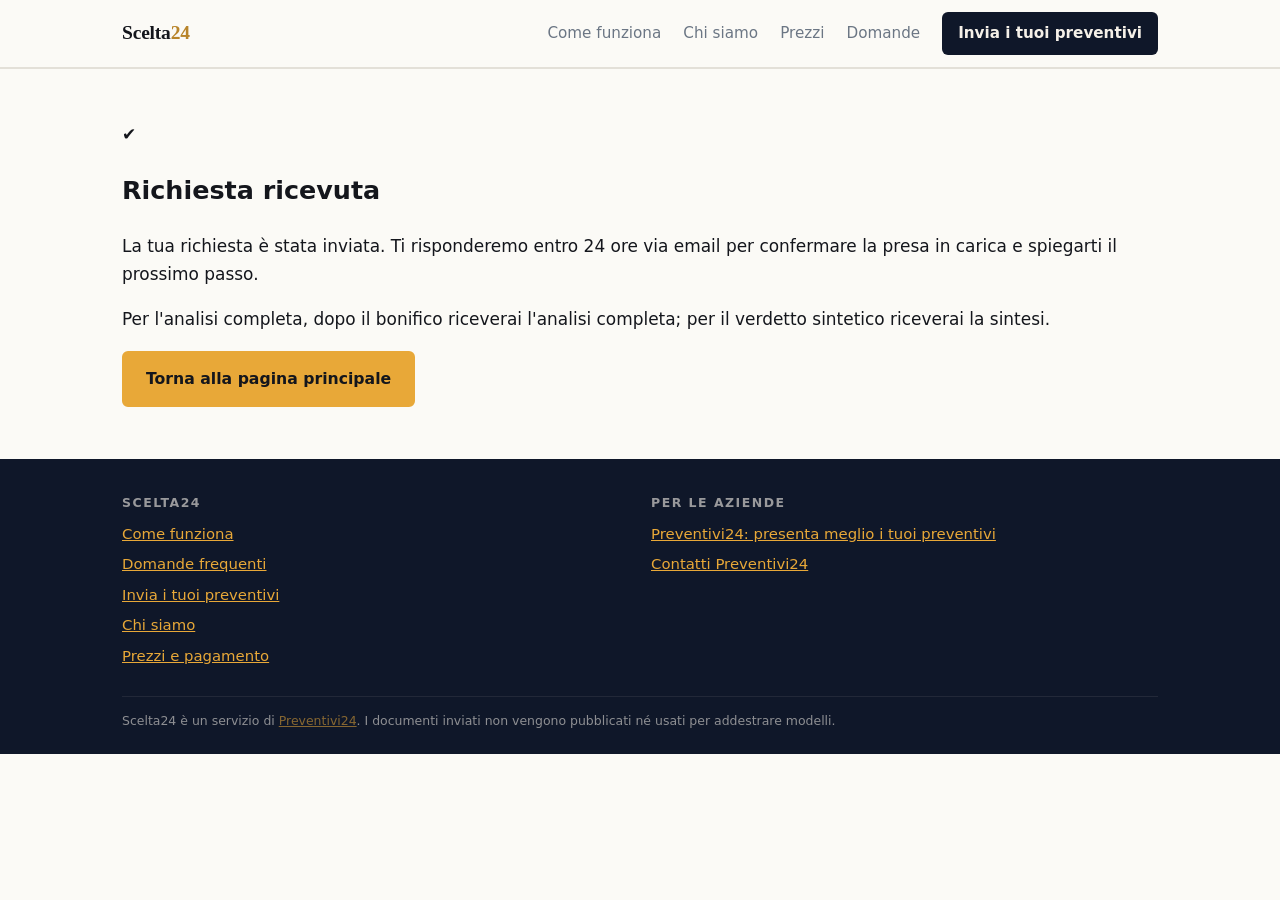
<file: grazie.html>
<!DOCTYPE html>
<html lang="it">
<head>
<meta charset="utf-8">
<meta name="viewport" content="width=device-width, initial-scale=1.0">
<title>Richiesta ricevuta — Scelta24</title>
<meta name="robots" content="noindex, nofollow">
<meta name="theme-color" content="#0F1729">
<link rel="icon" href="data:image/svg+xml,%3Csvg%20xmlns='http://www.w3.org/2000/svg'%20viewBox='0%200%20100%20100'%3E%3Ctext%20y='.9em'%20font-size='90'%3ES%3C/text%3E%3C/svg%3E">
<link rel="canonical" href="https://gabriruss1.github.io/scelta24/grazie.html">
<link rel="stylesheet" href="assets/landing.css">
</head>
<body>
<a class="skip-link" href="#contenuto">Salta al contenuto</a>

<header class="topbar">
  <div class="topbar__inner">
    <a class="logo" href="index.html">Scelta<span>24</span></a>
    <button class="menu-toggle" type="button" aria-expanded="false" aria-label="Apri il menu">☰</button>
    <nav id="menuPrincipale">
      <a href="#come-funziona">Come funziona</a>
      <a href="chi-sono.html">Chi siamo</a>
      <a href="prezzi.html">Prezzi</a>
      <a href="#faq">Domande</a>
      <a class="cta" href="contatti.html?servizio=confronto">Invia i tuoi preventivi</a>
    </nav>
  </div>
</header>

<main id="contenuto">
<section class="sezione">
  <div class="wrap">
    <span class="ok">&#10004;</span>
    <h1>Richiesta ricevuta</h1>
    <p>La tua richiesta è stata inviata. Ti risponderemo entro 24 ore via email per confermare la presa in carica e spiegarti il prossimo passo.</p>
    <p>Per l'analisi completa, dopo il bonifico riceverai l'analisi completa; per il verdetto sintetico riceverai la sintesi.</p>
    <a class="btn btn--accent" href="index.html">Torna alla pagina principale</a>
  </div>
</section>
</main>

<footer class="pie">
  <div class="wrap">
    <div class="colonne">
      <div>
        <h4>Scelta24</h4>
        <ul>
          <li><a href="#come-funziona">Come funziona</a></li>
          <li><a href="#faq">Domande frequenti</a></li>
          <li><a href="contatti.html?servizio=confronto">Invia i tuoi preventivi</a></li>
          <li><a href="chi-sono.html">Chi siamo</a></li>
          <li><a href="prezzi.html">Prezzi e pagamento</a></li>
        </ul>
      </div>
      <div>
        <h4>Per le aziende</h4>
        <ul>
          <li><a href="https://gabriruss1.github.io/preventivi24">Preventivi24: presenta meglio i tuoi preventivi</a></li>
          <li><a href="https://gabriruss1.github.io/preventivi24/contatti.html">Contatti Preventivi24</a></li>
        </ul>
      </div>
    </div>
    <p class="nota">Scelta24 è un servizio di <a href="https://gabriruss1.github.io/preventivi24">Preventivi24</a>. I documenti inviati non vengono pubblicati né usati per addestrare modelli.</p>
  </div>
</footer>

<script>
  (function(){
    var toggle=document.querySelector('.menu-toggle');
    var nav=document.querySelector('.topbar nav');
    if(!toggle||!nav) return;
    nav.id = nav.id || 'menuPrincipale';
    toggle.setAttribute('aria-controls', nav.id);
    toggle.addEventListener('click', function(){
      var aperta = nav.classList.toggle('nav--aperta');
      toggle.setAttribute('aria-expanded', aperta ? 'true' : 'false');
      toggle.textContent = aperta ? '✕' : '☰';
    });
  })();
</script>
<a class="torna-su" href="#" aria-label="Torna su">&#8593;</a>
<script>
  (function(){
    var btn=document.querySelector('.torna-su');
    if(!btn) return;
    window.addEventListener('scroll', function(){
      if(window.scrollY>300) btn.classList.add('torna-su--visibile');
      else btn.classList.remove('torna-su--visibile');
    });
    btn.addEventListener('click', function(e){
      e.preventDefault(); window.scrollTo({top:0, behavior:'smooth'});
    });
  })();
</script>
</body>
</html>
</file>
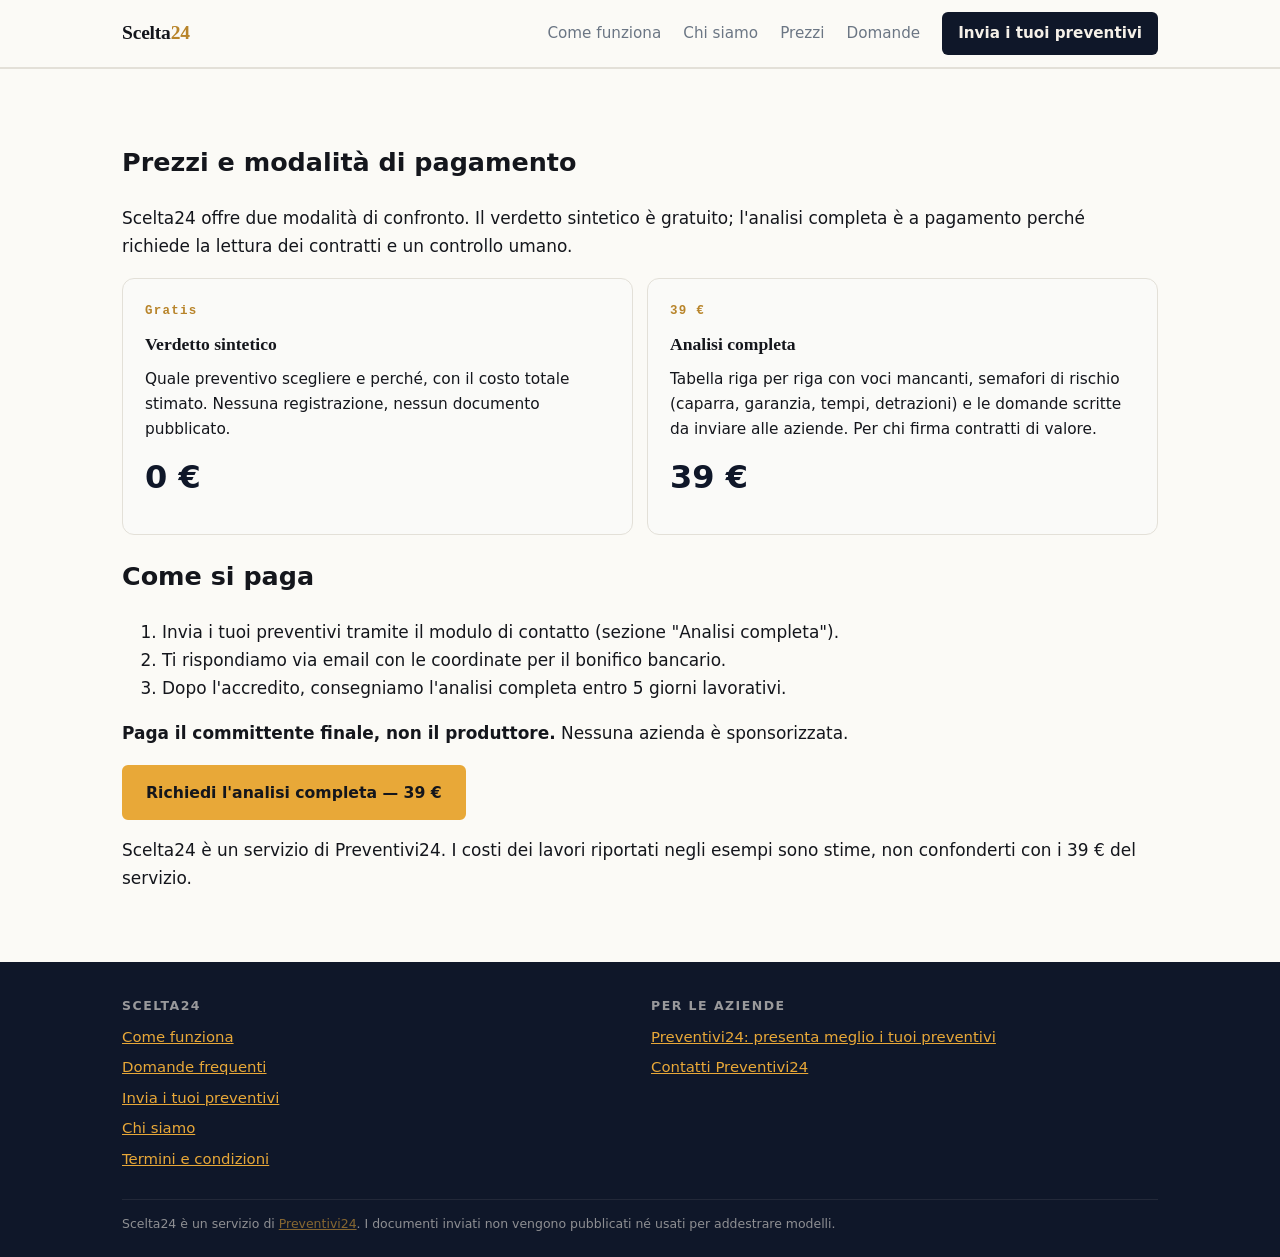
<file: prezzi.html>
<!DOCTYPE html>
<html lang="it">
<head>
<meta charset="utf-8">
<meta name="viewport" content="width=device-width, initial-scale=1.0">
<title>Prezzi — Scelta24</title>
<meta name="robots" content="index, follow">
<meta name="theme-color" content="#0F1729">
<link rel="icon" href="data:image/svg+xml,%3Csvg%20xmlns='http://www.w3.org/2000/svg'%20viewBox='0%200%20100%20100'%3E%3Ctext%20y='.9em'%20font-size='90'%3ES%3C/text%3E%3C/svg%3E">
<link rel="canonical" href="https://gabriruss1.github.io/scelta24/prezzi.html">
<link rel="stylesheet" href="assets/landing.css">
</head>
<body>
<a class="skip-link" href="#contenuto">Salta al contenuto</a>

<header class="topbar">
  <div class="topbar__inner">
    <a class="logo" href="index.html">Scelta<span>24</span></a>
    <button class="menu-toggle" type="button" aria-expanded="false" aria-label="Apri il menu">☰</button>
    <nav id="menuPrincipale">
      <a href="#come-funziona">Come funziona</a>
      <a href="chi-sono.html">Chi siamo</a>
      <a href="prezzi.html" aria-current="page">Prezzi</a>
      <a href="#faq">Domande</a>
      <a class="cta" href="contatti.html?servizio=confronto">Invia i tuoi preventivi</a>
    </nav>
  </div>
</header>

<main id="contenuto">
<section class="sezione">
  <div class="wrap">
    <h1>Prezzi e modalità di pagamento</h1>
    <p>Scelta24 offre due modalità di confronto. Il verdetto sintetico è gratuito; l'analisi completa è a pagamento perché richiede la lettura dei contratti e un controllo umano.</p>

    <div class="griglia griglia--2">
      <div class="card">
        <span class="card__num">Gratis</span>
        <h3>Verdetto sintetico</h3>
        <p>Quale preventivo scegliere e perché, con il costo totale stimato. Nessuna registrazione, nessun documento pubblicato.</p>
        <p class="prezzo" style="font-size:2rem;font-weight:700;color:#0F1729;margin:8px 0;">0 €</p>
      </div>
      <div class="card">
        <span class="card__num">39 €</span>
        <h3>Analisi completa</h3>
        <p>Tabella riga per riga con voci mancanti, semafori di rischio (caparra, garanzia, tempi, detrazioni) e le domande scritte da inviare alle aziende. Per chi firma contratti di valore.</p>
        <p class="prezzo" style="font-size:2rem;font-weight:700;color:#0F1729;margin:8px 0;">39 €</p>
      </div>
    </div>

    <h2>Come si paga</h2>
    <ol>
      <li>Invia i tuoi preventivi tramite il modulo di contatto (sezione "Analisi completa").</li>
      <li>Ti rispondiamo via email con le coordinate per il bonifico bancario.</li>
      <li>Dopo l'accredito, consegniamo l'analisi completa entro 5 giorni lavorativi.</li>
    </ol>
    <p><strong>Paga il committente finale, non il produttore.</strong> Nessuna azienda è sponsorizzata.</p>

    <p><a class="btn btn--accent" href="contatti.html?servizio=analisi-completa">Richiedi l'analisi completa — 39 €</a></p>

    <p class="nota">Scelta24 è un servizio di Preventivi24. I costi dei lavori riportati negli esempi sono stime, non confonderti con i 39 € del servizio.</p>
  </div>
</section>
</main>

<footer class="pie">
  <div class="wrap">
    <div class="colonne">
      <div>
        <h4>Scelta24</h4>
        <ul>
          <li><a href="#come-funziona">Come funziona</a></li>
          <li><a href="#faq">Domande frequenti</a></li>
          <li><a href="contatti.html?servizio=confronto">Invia i tuoi preventivi</a></li>
          <li><a href="chi-sono.html">Chi siamo</a></li>
          <li><a href="termini.html">Termini e condizioni</a></li>
        </ul>
      </div>
      <div>
        <h4>Per le aziende</h4>
        <ul>
          <li><a href="https://gabriruss1.github.io/preventivi24">Preventivi24: presenta meglio i tuoi preventivi</a></li>
          <li><a href="https://gabriruss1.github.io/preventivi24/contatti.html">Contatti Preventivi24</a></li>
        </ul>
      </div>
    </div>
    <p class="nota">Scelta24 è un servizio di <a href="https://gabriruss1.github.io/preventivi24">Preventivi24</a>. I documenti inviati non vengono pubblicati né usati per addestrare modelli.</p>
  </div>
</footer>

<script>
  (function(){
    var toggle=document.querySelector('.menu-toggle');
    var nav=document.querySelector('.topbar nav');
    if(!toggle||!nav) return;
    nav.id = nav.id || 'menuPrincipale';
    toggle.setAttribute('aria-controls', nav.id);
    toggle.addEventListener('click', function(){
      var aperta = nav.classList.toggle('nav--aperta');
      toggle.setAttribute('aria-expanded', aperta ? 'true' : 'false');
      toggle.textContent = aperta ? '✕' : '☰';
    });
  })();
</script>
<a class="torna-su" href="#" aria-label="Torna su">&#8593;</a>
<script>
  (function(){
    var btn=document.querySelector('.torna-su');
    if(!btn) return;
    window.addEventListener('scroll', function(){
      if(window.scrollY>300) btn.classList.add('torna-su--visibile');
      else btn.classList.remove('torna-su--visibile');
    });
    btn.addEventListener('click', function(e){
      e.preventDefault(); window.scrollTo({top:0, behavior:'smooth'});
    });
  })();
</script>
</body>
</html>
</file>
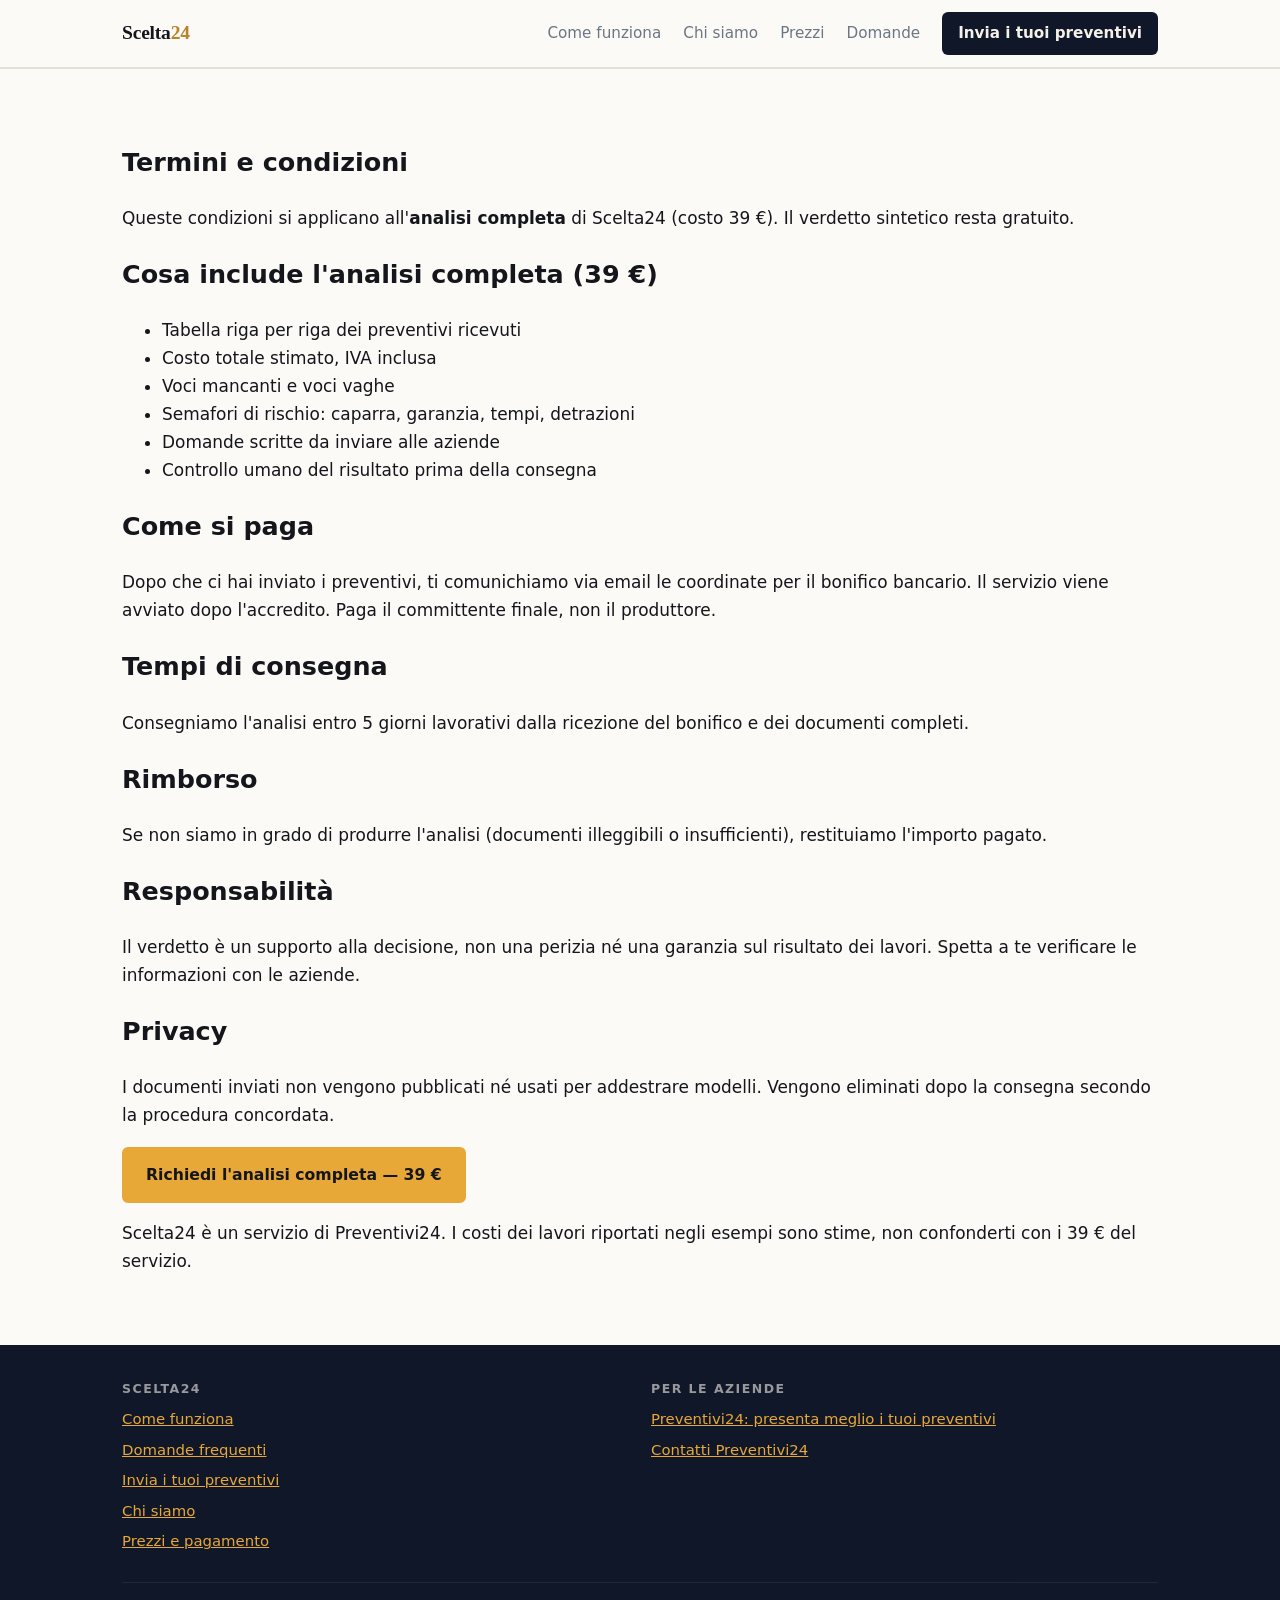
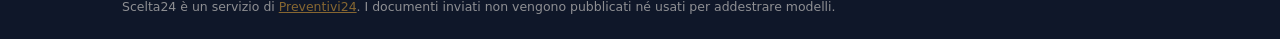
<file: termini.html>
<!DOCTYPE html>
<html lang="it">
<head>
<meta charset="utf-8">
<meta name="viewport" content="width=device-width, initial-scale=1.0">
<title>Termini e condizioni — analisi completa Scelta24</title>
<meta name="robots" content="index, follow">
<meta name="theme-color" content="#0F1729">
<link rel="icon" href="data:image/svg+xml,%3Csvg%20xmlns='http://www.w3.org/2000/svg'%20viewBox='0%200%20100%20100'%3E%3Ctext%20y='.9em'%20font-size='90'%3ES%3C/text%3E%3C/svg%3E">
<link rel="canonical" href="https://gabriruss1.github.io/scelta24/termini.html">
<link rel="stylesheet" href="assets/landing.css">
</head>
<body>
<a class="skip-link" href="#contenuto">Salta al contenuto</a>

<header class="topbar">
  <div class="topbar__inner">
    <a class="logo" href="index.html">Scelta<span>24</span></a>
    <button class="menu-toggle" type="button" aria-expanded="false" aria-label="Apri il menu">☰</button>
    <nav id="menuPrincipale">
      <a href="#come-funziona">Come funziona</a>
      <a href="chi-sono.html">Chi siamo</a>
      <a href="prezzi.html">Prezzi</a>
      <a href="#faq">Domande</a>
      <a class="cta" href="contatti.html?servizio=confronto">Invia i tuoi preventivi</a>
    </nav>
  </div>
</header>

<main id="contenuto">
<section class="sezione">
  <div class="wrap">
    <h1>Termini e condizioni</h1>
    <p>Queste condizioni si applicano all'<strong>analisi completa</strong> di Scelta24 (costo 39 €). Il verdetto sintetico resta gratuito.</p>
    <h2>Cosa include l'analisi completa (39 €)</h2>
    <ul>
      <li>Tabella riga per riga dei preventivi ricevuti</li>
      <li>Costo totale stimato, IVA inclusa</li>
      <li>Voci mancanti e voci vaghe</li>
      <li>Semafori di rischio: caparra, garanzia, tempi, detrazioni</li>
      <li>Domande scritte da inviare alle aziende</li>
      <li>Controllo umano del risultato prima della consegna</li>
    </ul>
    <h2>Come si paga</h2>
    <p>Dopo che ci hai inviato i preventivi, ti comunichiamo via email le coordinate per il bonifico bancario. Il servizio viene avviato dopo l'accredito. Paga il committente finale, non il produttore.</p>
    <h2>Tempi di consegna</h2>
    <p>Consegniamo l'analisi entro 5 giorni lavorativi dalla ricezione del bonifico e dei documenti completi.</p>
    <h2>Rimborso</h2>
    <p>Se non siamo in grado di produrre l'analisi (documenti illeggibili o insufficienti), restituiamo l'importo pagato.</p>
    <h2>Responsabilità</h2>
    <p>Il verdetto è un supporto alla decisione, non una perizia né una garanzia sul risultato dei lavori. Spetta a te verificare le informazioni con le aziende.</p>
    <h2>Privacy</h2>
    <p>I documenti inviati non vengono pubblicati né usati per addestrare modelli. Vengono eliminati dopo la consegna secondo la procedura concordata.</p>
    <p><a class="btn btn--accent" href="contatti.html?servizio=analisi-completa">Richiedi l'analisi completa — 39 €</a></p>
    <p class="nota">Scelta24 è un servizio di Preventivi24. I costi dei lavori riportati negli esempi sono stime, non confonderti con i 39 € del servizio.</p>
  </div>
</section>
</main>

<footer class="pie">
  <div class="wrap">
    <div class="colonne">
      <div>
        <h4>Scelta24</h4>
        <ul>
          <li><a href="#come-funziona">Come funziona</a></li>
          <li><a href="#faq">Domande frequenti</a></li>
          <li><a href="contatti.html?servizio=confronto">Invia i tuoi preventivi</a></li>
          <li><a href="chi-sono.html">Chi siamo</a></li>
          <li><a href="prezzi.html">Prezzi e pagamento</a></li>
        </ul>
      </div>
      <div>
        <h4>Per le aziende</h4>
        <ul>
          <li><a href="https://gabriruss1.github.io/preventivi24">Preventivi24: presenta meglio i tuoi preventivi</a></li>
          <li><a href="https://gabriruss1.github.io/preventivi24/contatti.html">Contatti Preventivi24</a></li>
        </ul>
      </div>
    </div>
    <p class="nota">Scelta24 è un servizio di <a href="https://gabriruss1.github.io/preventivi24">Preventivi24</a>. I documenti inviati non vengono pubblicati né usati per addestrare modelli.</p>
  </div>
</footer>

<script>
  (function(){
    var toggle=document.querySelector('.menu-toggle');
    var nav=document.querySelector('.topbar nav');
    if(!toggle||!nav) return;
    nav.id = nav.id || 'menuPrincipale';
    toggle.setAttribute('aria-controls', nav.id);
    toggle.addEventListener('click', function(){
      var aperta = nav.classList.toggle('nav--aperta');
      toggle.setAttribute('aria-expanded', aperta ? 'true' : 'false');
      toggle.textContent = aperta ? '✕' : '☰';
    });
  })();
</script>
<a class="torna-su" href="#" aria-label="Torna su">&#8593;</a>
<script>
  (function(){
    var btn=document.querySelector('.torna-su');
    if(!btn) return;
    window.addEventListener('scroll', function(){
      if(window.scrollY>300) btn.classList.add('torna-su--visibile');
      else btn.classList.remove('torna-su--visibile');
    });
    btn.addEventListener('click', function(e){
      e.preventDefault(); window.scrollTo({top:0, behavior:'smooth'});
    });
  })();
</script>
</body>
</html>
</file>
<file: assets/landing.css>
/* ==========================================================================
   landing.css — pagina pubblica del progetto gemello
   Stesso sistema visivo del sito principale, contenuto diverso.
   ========================================================================== */

@import url("tokens.css");

*, *::before, *::after { box-sizing: border-box; }

body {
  margin: 0;
  font-family: var(--font-body);
  font-size: var(--t-body);
  line-height: 1.65;
  color: var(--ink);
  background: var(--paper);
  -webkit-font-smoothing: antialiased;
}

img { max-width: 100%; height: auto; display: block; }
a { color: inherit; }

.wrap { max-width: var(--maxw); margin: 0 auto; padding: 0 var(--s-4); }

.skip-link {
  position: absolute; left: -9999px; top: 0; z-index: 100;
  background: var(--amber); color: #14161C; padding: 10px 16px; font-weight: 700;
}
.skip-link:focus { left: 0; }
:focus-visible { outline: 3px solid var(--amber); outline-offset: 2px; border-radius: 3px; }

/* --- testata --- */
.topbar {
  position: sticky; top: 0; z-index: 30;
  background: rgba(251, 250, 246, .92);
  backdrop-filter: blur(8px);
  border-bottom: 1px solid var(--line);
}
.topbar__inner {
  max-width: var(--maxw); margin: 0 auto; padding: 12px var(--s-4);
  display: flex; align-items: center; justify-content: space-between; gap: var(--s-3);
  flex-wrap: wrap;
}
.logo {
  font-family: var(--font-display); font-size: 1.22rem; font-weight: 700;
  text-decoration: none; letter-spacing: -.01em;
}
.logo span { color: var(--amber-dim); }
.topbar nav { display: flex; gap: var(--s-4); align-items: center; flex-wrap: wrap; }
.topbar nav a { text-decoration: none; font-size: .95rem; color: var(--grey); font-weight: 500; }
.topbar nav a:hover { color: var(--ink); }
.topbar nav a.cta {
  background: var(--brand); color: var(--brand-ink); padding: 9px 16px;
  border-radius: var(--r-sm); font-weight: 700;
}

/* --- hero --- */
.hero { padding: var(--s-6) 0 var(--s-5); }
.hero__kicker {
  font-size: var(--t-tiny); letter-spacing: .16em; text-transform: uppercase;
  color: var(--amber-dim); font-weight: 800; margin: 0 0 var(--s-3);
}
.hero h1 {
  font-family: var(--font-display); font-size: var(--t-hero); line-height: 1.06;
  font-weight: 600; letter-spacing: -.02em; margin: 0 0 var(--s-3); max-width: 18ch;
  text-wrap: balance;
}
.hero h1 em { font-style: normal; color: var(--amber-dim); }
.hero__lead { font-size: 1.1rem; color: #3A424E; max-width: 56ch; margin: 0 0 var(--s-4); }
.hero__azioni { display: flex; gap: var(--s-3); flex-wrap: wrap; align-items: center; }
.hero__nota { font-size: var(--t-small); color: var(--grey); margin: var(--s-3) 0 0; }

.btn {
  display: inline-flex; align-items: center; justify-content: center; gap: 8px;
  font-family: var(--font-body); font-size: .98rem; font-weight: 700;
  padding: 13px 22px; border-radius: var(--r-sm); border: 2px solid var(--brand);
  background: var(--brand); color: var(--brand-ink); text-decoration: none;
  transition: transform .14s ease, box-shadow .14s ease;
}
.btn:hover { transform: translateY(-1px); box-shadow: var(--shadow-md); }
.btn--accent { background: var(--amber); border-color: var(--amber); color: #14161C; }
.btn--ghost { background: transparent; color: var(--brand); border-color: var(--line); }

/* --- sezioni --- */
.sezione { padding: var(--s-6) 0; border-top: 1px solid var(--line); }
.sezione--scura { background: var(--brand); color: var(--brand-ink); border-top: none; }
.sezione--scura .h2 { color: var(--brand-ink); }
.sezione--scura .h2::after { background: rgba(245, 240, 232, .2); }

.h2 {
  font-family: var(--font-display); font-size: var(--t-h2); font-weight: 600;
  margin: 0 0 var(--s-3); letter-spacing: -.01em;
  display: flex; align-items: baseline; gap: var(--s-3);
}
.h2::after { content: ""; flex: 1; height: 1px; background: var(--line); }
.sottotitolo { font-size: 1.05rem; color: var(--grey); max-width: 62ch; margin: 0 0 var(--s-5); }
.sezione--scura .sottotitolo { color: rgba(245, 240, 232, .75); }

/* --- griglie --- */
.griglia { display: grid; gap: var(--s-3); grid-template-columns: repeat(auto-fit, minmax(240px, 1fr)); }
.griglia--3 { grid-template-columns: repeat(auto-fit, minmax(280px, 1fr)); }

.card {
  background: var(--white); border: 1px solid var(--line);
  border-radius: var(--r-md); padding: var(--s-4);
}
.sezione--scura .card { background: rgba(255, 255, 255, .05); border-color: rgba(245, 240, 232, .16); }
.card h3 { font-family: var(--font-display); font-size: 1.1rem; margin: 0 0 var(--s-2); font-weight: 600; }
.card p { margin: 0; font-size: .96rem; }
.card__num {
  font-family: var(--font-mono); font-size: var(--t-tiny); color: var(--amber-dim);
  letter-spacing: .1em; font-weight: 700; display: block; margin-bottom: var(--s-2);
}
.sezione--scura .card__num { color: var(--amber); }

/* --- livelli --- */
.livelli { display: grid; gap: var(--s-3); grid-template-columns: repeat(auto-fit, minmax(260px, 1fr)); }
.livello {
  background: var(--white); border: 1px solid var(--line);
  border-radius: var(--r-md); padding: var(--s-4); position: relative;
  /* dentro la sezione scura il colore e' crema: qui il fondo e' bianco */
  color: var(--ink);
}
.livello--consigliata { border: 2px solid var(--amber); box-shadow: var(--shadow-md); }
.livello__badge {
  position: absolute; top: -11px; right: var(--s-4);
  background: var(--amber); color: #14161C; font-size: .66rem; font-weight: 800;
  letter-spacing: .12em; text-transform: uppercase; padding: 4px 11px; border-radius: 100px;
}
.livello h3 { font-family: var(--font-display); font-size: 1.2rem; margin: 0 0 var(--s-2); }
.livello p { margin: 0 0 var(--s-2); font-size: .95rem; color: var(--grey); }
.livello ul { margin: 0; padding-left: 18px; font-size: .93rem; }
.livello li { margin-bottom: 5px; }

/* --- esempi --- */
.esempi { display: grid; gap: var(--s-3); grid-template-columns: repeat(auto-fit, minmax(280px, 1fr)); }
.esempio {
  display: block; text-decoration: none; background: var(--white);
  border: 1px solid var(--line); border-radius: var(--r-md); overflow: hidden;
  transition: transform .15s ease, box-shadow .15s ease;
}
.esempio:hover { transform: translateY(-3px); box-shadow: var(--shadow-lg); }
.esempio__img { aspect-ratio: 1200 / 630; background: var(--navy); object-fit: cover; width: 100%; }
.esempio__corpo { padding: var(--s-3) var(--s-4) var(--s-4); }
.esempio__corpo h3 { font-family: var(--font-display); font-size: 1.1rem; margin: 0 0 4px; }
.esempio__corpo p { margin: 0; font-size: .93rem; color: var(--grey); }
.esempio__corpo span { font-size: var(--t-tiny); color: var(--amber-dim); font-weight: 700; letter-spacing: .08em; text-transform: uppercase; }

/* --- faq --- */
.faq details {
  background: var(--white); border: 1px solid var(--line);
  border-radius: var(--r-md); padding: var(--s-3) var(--s-4); margin-bottom: var(--s-2);
}
.faq summary {
  cursor: pointer; font-weight: 700; font-size: 1.02rem;
  list-style: none; display: flex; justify-content: space-between; gap: var(--s-3);
}
.faq summary::-webkit-details-marker { display: none; }
.faq summary::after { content: "+"; color: var(--amber-dim); font-size: 1.3rem; line-height: 1; }
.faq details[open] summary::after { content: "\2212"; }
.faq details p { margin: var(--s-2) 0 0; color: #3A424E; }

/* --- footer --- */
footer.pie {
  background: var(--brand); color: var(--brand-ink);
  padding: var(--s-5) 0 var(--s-4);
}
footer.pie a { color: var(--amber); }
footer.pie .colonne { display: grid; gap: var(--s-4); grid-template-columns: repeat(auto-fit, minmax(200px, 1fr)); }
footer.pie h4 { font-size: var(--t-tiny); letter-spacing: .12em; text-transform: uppercase; opacity: .6; margin: 0 0 var(--s-2); }
footer.pie ul { list-style: none; margin: 0; padding: 0; font-size: .93rem; }
footer.pie li { margin-bottom: 6px; }
footer.pie .nota { font-size: var(--t-tiny); opacity: .55; margin: var(--s-4) 0 0; border-top: 1px solid rgba(245,240,232,.15); padding-top: var(--s-3); }

/* --- menu mobile --- */
.menu-toggle {
  display: none;
  background: var(--white); border: 2px solid var(--line); border-radius: var(--r-sm);
  padding: 8px 12px; font-size: 1.3rem; cursor: pointer; color: var(--ink);
  line-height: 1; font-family: var(--font-body);
}
@media (max-width: 640px) {
  .topbar__inner { position: relative; }
  .menu-toggle { display: inline-flex; }
  .topbar nav {
    display: none; position: absolute; top: 100%; left: 0; right: 0;
    background: var(--paper); border-bottom: 1px solid var(--line);
    flex-direction: column; padding: var(--s-3) var(--s-4); gap: var(--s-3);
    z-index: 40;
  }
  .topbar nav--aperta { display: flex; }
  .topbar nav a { padding: 8px 0; }
  .topbar nav a.cta { margin-top: 4px; text-align: center; }
  .hero { padding: var(--s-5) 0; }
}

/* --- scroll header --- */
section[id] { scroll-margin-top: 84px; }

/* --- accessibilità: contraste testo su fondo chiaro --- */
.hero__kicker { color: #9A6A1E; }
.sezione--scura .hero__kicker { color: var(--amber); }

@media print {
  .topbar, .hero__azioni, .btn { display: none; }
  body { background: #fff; }
}

/* --- modulo contatti --- */
#contactForm { display: flex; flex-direction: column; gap: var(--s-3); }
#contactForm label { font-size: .95rem; font-weight: 600; color: var(--ink); margin: 0 0 2px; }
#contactForm input[type="text"],
#contactForm input[type="email"],
#contactForm input[type="tel"],
#contactForm select,
#contactForm textarea {
  width: 100%; padding: 10px 12px; border: 1px solid var(--line);
  border-radius: var(--r-sm); font-family: var(--font-body); font-size: 1rem;
  color: var(--ink); background: var(--white);
}
#contactForm textarea { min-height: 120px; resize: vertical; }
#contactForm input[type="file"] { padding: 6px 4px; font-size: .95rem; color: var(--grey); }
#contactForm input[type="file"] + input[type="file"] { margin-top: 6px; }
#contactForm .form-note { font-size: .85rem; color: var(--grey); margin: 0; }
#contactForm .form-status { min-height: 1.2em; font-size: .9rem; }
#contactForm button[type="submit"] { align-self: start; }

/* --- scelta servizio --- */
fieldset.scelta-servizio { border: 0; padding: 0; margin: 0 0 var(--s-4); min-width: 0; }
.scelta-servizio legend { font-size: 1.05rem; font-weight: 700; margin-bottom: var(--s-3); }
.scelta-servizio__opzioni { display: grid; gap: var(--s-3); grid-template-columns: repeat(auto-fit, minmax(260px, 1fr)); }
.scelta-servizio .opzione { position: relative; display: block; cursor: pointer; }
.scelta-servizio .opzione input { position: absolute; opacity: 0; }
.scelta-servizio .opzione__corpo {
  display: block; border: 2px solid var(--line); border-radius: var(--r-md);
  padding: var(--s-4); background: var(--white); height: 100%;
  transition: border-color .15s ease, box-shadow .15s ease;
}
.scelta-servizio .opzione input:checked + .opzione__corpo { border-color: var(--amber); box-shadow: var(--shadow-md); }
.scelta-servizio .opzione input:focus-visible + .opzione__corpo { outline: 3px solid var(--amber); outline-offset: 2px; }
.scelta-servizio .opzione__titolo { display: block; font-weight: 700; font-size: 1.05rem; margin-bottom: 4px; }
.scelta-servizio .opzione__prezzo { color: var(--amber-dim); margin-left: 8px; }
.scelta-servizio .opzione__desc { display: block; font-size: .92rem; color: var(--grey); }

/* --- stato form --- */
.form-status--errore { color: #B42318; font-weight: 600; }
.form-status--ok { color: #166534; }
.form-status--avviso { color: var(--amber-dim, #B8842A); font-weight: 600; }
#contactForm button[type="submit"]:disabled { opacity: .6; cursor: default; transform: none; box-shadow: none; }
.lista-file { list-style: none; margin: var(--s-2) 0 0; padding: 0; font-size: .9rem; color: var(--grey); }
.lista-file li { padding: 4px 0; border-bottom: 1px dashed var(--line); }

/* --- torna su --- */
.torna-su {
  position: fixed; bottom: 24px; right: 24px;
  background: var(--brand); color: var(--brand-ink);
  width: 44px; height: 44px; border-radius: 50%;
  display: flex; align-items: center; justify-content: center;
  text-decoration: none; font-size: 1.5rem; line-height: 1;
  box-shadow: var(--shadow-md); z-index: 100;
  opacity: 0; visibility: hidden; transition: opacity .3s, visibility .3s;
}
.torna-su--visibile { opacity: 1; visibility: visible; }
.torna-su:hover { background: var(--brand-ink); color: var(--brand); }

/* --- privacy checkbox --- */
.checkbox-wrapper {
  display: flex;
  align-items: flex-start;
  gap: 10px;
  margin: var(--s-3) 0;
  font-size: .9rem;
  color: var(--ink);
  line-height: 1.4;
  cursor: pointer;
}
.checkbox-wrapper input[type="checkbox"] {
  width: 18px;
  height: 18px;
  margin-top: 2px;
  flex-shrink: 0;
  accent-color: var(--brand);
}
.checkbox-wrapper a { color: var(--brand); text-decoration: underline; }
.checkbox-wrapper a:hover { color: var(--amber); }
</file>
<file: assets/24cf5b0b/confronto.css>
/* confronto.css — report di confronto preventivi */
@import url("tokens.css");
@import url("landing.css");

.hero--confronto { padding-bottom: var(--s-4); }
.hero--confronto h1 { max-width: 22ch; }
.meta-riga { display:flex; flex-wrap:wrap; gap: var(--s-2) var(--s-4); margin-top: var(--s-3); font-size: var(--t-small); color: var(--grey); }
.meta-riga span b { color: var(--ink); font-weight: 600; }

.verdetto {
  background: var(--brand); color: var(--brand-ink);
  border-radius: var(--r-lg); padding: var(--s-5); margin: var(--s-4) 0;
  box-shadow: var(--shadow-lg);
}
.verdetto__kicker { font-size: var(--t-tiny); letter-spacing:.16em; text-transform:uppercase; color: var(--amber); font-weight:800; margin:0 0 var(--s-2); }
.verdetto h2 { font-family: var(--font-display); font-size: clamp(1.6rem, 3vw, 2.2rem); margin:0 0 var(--s-2); line-height:1.15; }
.verdetto__perche { font-size: 1.05rem; opacity:.9; max-width: 70ch; margin:0 0 var(--s-3); }
.verdetto__numeri { display:flex; flex-wrap:wrap; gap: var(--s-3); margin: var(--s-3) 0; }
.pill { background: rgba(255,255,255,.08); border: 1px solid rgba(245,240,232,.18); border-radius: var(--r-sm); padding: 10px 14px; }
.pill small { display:block; font-size: var(--t-tiny); letter-spacing:.08em; text-transform:uppercase; opacity:.7; }
.pill strong { font-family: var(--font-mono); font-size: 1.15rem; color: var(--amber); }
.verdetto ul { margin: var(--s-2) 0 0; padding-left: 20px; }
.verdetto li { margin-bottom: 6px; }

.sezione { scroll-margin-top: 90px; }

.tabella-wrap { overflow-x: auto; -webkit-overflow-scrolling: touch; border:1px solid var(--line); border-radius: var(--r-md); background: var(--white); }
table.confronto-tbl { width:100%; border-collapse: collapse; min-width: 640px; font-size: .95rem; }
table.confronto-tbl th, table.confronto-tbl td { padding: 14px 16px; text-align:left; vertical-align: top; border-bottom:1px solid var(--line); }
table.confronto-tbl thead th { background: var(--tinta); font-size: var(--t-tiny); letter-spacing:.08em; text-transform:uppercase; color: var(--grey); font-weight:700; }
table.confronto-tbl th:first-child { width: 28%; color: var(--ink); font-weight:600; }
table.confronto-tbl tbody tr:last-child td { border-bottom: none; }
table.confronto-tbl .win { background: #f0fdf4; }
table.confronto-tbl .lose { background: #fff7ed; }
table.confronto-tbl .costo { font-family: var(--font-mono); font-weight:700; }
table.confronto-tbl .missing { color: #b45309; font-weight:600; }
table.confronto-tbl ul { margin:0; padding-left:16px; }
table.confronto-tbl li { margin-bottom:4px; }

.semafori { display:grid; gap: var(--s-3); grid-template-columns: repeat(auto-fit, minmax(240px, 1fr)); }
.semaforo { background: var(--white); border:1px solid var(--line); border-radius: var(--r-md); padding: var(--s-3) var(--s-4); border-left: 4px solid var(--line); }
.semaforo--rosso { border-left-color: #dc2626; }
.semaforo--giallo { border-left-color: #d97706; }
.semaforo--verde { border-left-color: #16a34a; }
.semaforo__head { display:flex; align-items:center; gap:10px; margin-bottom:6px; }
.dot { width:10px; height:10px; border-radius:50%; background: var(--line); flex:0 0 auto; }
.semaforo--rosso .dot { background:#dc2626; }
.semaforo--giallo .dot { background:#d97706; }
.semaforo--verde .dot { background:#16a34a; }
.semaforo h3 { font-size: .98rem; margin:0; font-weight:700; }
.semaforo p { margin:0; font-size: .93rem; color: var(--grey); }

.domande { list-style:none; margin:0; padding:0; display:grid; gap: var(--s-2); }
.domande li { background: var(--white); border:1px solid var(--line); border-radius: var(--r-sm); padding: 12px 14px; }
.domande li b { color: var(--amber-dim); font-size: var(--t-tiny); letter-spacing:.08em; text-transform:uppercase; display:block; margin-bottom:4px; }

.cta-blocco { background: var(--tinta); border:1px solid var(--line); border-radius: var(--r-lg); padding: var(--s-5); text-align:center; }
.cta-blocco h2 { font-family: var(--font-display); font-size: var(--t-h2); margin:0 0 var(--s-2); }
.cta-blocco p { color: var(--grey); margin:0 auto var(--s-4); max-width: 60ch; }

.metodo { font-size: .93rem; color: var(--grey); background: var(--white); border:1px solid var(--line); border-radius: var(--r-md); padding: var(--s-3) var(--s-4); }

.badge-demo { display:inline-block; background: var(--amber); color:#14161C; font-size:.7rem; font-weight:800; letter-spacing:.1em; text-transform:uppercase; padding:4px 10px; border-radius:100px; margin-bottom: var(--s-2); }

.badge-livello { display:inline-block; font-size:.7rem; font-weight:800; letter-spacing:.1em; text-transform:uppercase; padding:4px 10px; border-radius:100px; margin-bottom: var(--s-2); }
.badge--gratuito { background: #16a34a; color:#fff; }
.badge--completa { background: #d97706; color:#fff; }

.upsell { background: #fffbeb; border:1px solid #f59e0b; border-radius: var(--r-lg); padding: var(--s-5); text-align:center; }
.upsell h2 { font-family: var(--font-display); font-size: var(--t-h2); margin:0 0 var(--s-2); color: var(--ink); }
.upsell p { color: var(--grey); margin:0 auto var(--s-4); max-width: 60ch; }

@media (max-width: 640px) {
  .verdetto { padding: var(--s-4); }
  .tabella-wrap { border-radius: var(--r-sm); }
}

@media print {
  .topbar, .no-print, .cta-blocco .hero__azioni, footer.pie { display:none !important; }
  body { background:#fff; color:#111; }
  .sezione { padding: 18px 0; border-top: 1px solid #ddd; }
  .verdetto { background:#0F1729; color:#fff; -webkit-print-color-adjust: exact; print-color-adjust: exact; break-inside: avoid; }
  .semaforo, .domande li, .metodo { break-inside: avoid; }
  .tabella-wrap { overflow: visible; }
  table.confronto-tbl { min-width: 0; font-size: 10pt; }
}
</file>
<file: assets/proposta.css>
/* ==========================================================================
   proposta.css — pagina della proposta (lato committente finale)
   ========================================================================== */

@import url("tokens.css");

*, *::before, *::after { box-sizing: border-box; }

html { -webkit-text-size-adjust: 100%; scroll-behavior: smooth; }

body {
  margin: 0;
  font-family: var(--font-body);
  font-size: var(--t-body);
  line-height: 1.62;
  color: var(--ink);
  background: var(--paper);
  /* grana sottile: la carta, non lo schermo */
  background-image:
    radial-gradient(circle at 18% 12%, rgba(232, 168, 56, .07), transparent 42%),
    radial-gradient(circle at 84% 4%, rgba(15, 23, 41, .06), transparent 38%);
  background-attachment: fixed;
  -webkit-font-smoothing: antialiased;
}

img { max-width: 100%; height: auto; display: block; }
a { color: inherit; }

/* --- accessibilita' --- */
.skip-link {
  position: absolute; left: -9999px; top: 0; z-index: 100;
  background: var(--amber); color: #14161C; padding: 10px 16px;
  font-weight: 700; border-radius: 0 0 var(--r-sm) 0;
}
.skip-link:focus { left: 0; }

:focus-visible {
  outline: 3px solid var(--amber);
  outline-offset: 2px;
  border-radius: 3px;
}

@media (prefers-reduced-motion: reduce) {
  html { scroll-behavior: auto; }
  *, *::before, *::after { animation-duration: .01ms !important; transition-duration: .01ms !important; }
}

/* ==========================================================================
   Testata
   ========================================================================== */

.topbar {
  background: var(--brand);
  color: var(--brand-ink);
  border-bottom: 3px solid var(--amber);
}

.topbar__inner {
  max-width: var(--maxw);
  margin: 0 auto;
  padding: var(--s-3) var(--s-4);
  display: flex;
  align-items: center;
  justify-content: space-between;
  gap: var(--s-3);
  flex-wrap: wrap;
}

.brand { display: flex; align-items: center; gap: var(--s-3); min-width: 0; }

.brand__logo {
  height: 40px; width: auto; max-width: 64px;
  object-fit: contain; flex: 0 0 auto;
  background: #fff; padding: 4px; border-radius: 8px;
}

.brand__nome {
  font-family: var(--font-display);
  font-size: 1.12rem;
  font-weight: 600;
  letter-spacing: .01em;
  line-height: 1.2;
}

.brand__meta {
  font-size: var(--t-tiny);
  letter-spacing: .09em;
  text-transform: uppercase;
  opacity: .68;
}

.topbar__ref {
  font-family: var(--font-mono);
  font-size: var(--t-small);
  text-align: right;
  opacity: .9;
}
.topbar__ref b { display: block; font-size: var(--t-tiny); letter-spacing: .1em; text-transform: uppercase; opacity: .65; font-weight: 500; }

/* ==========================================================================
   Intestazione documento
   ========================================================================== */

.doc { max-width: var(--maxw); margin: 0 auto; padding: var(--s-5) var(--s-4) 0; }

.doc__kicker {
  font-size: var(--t-tiny); letter-spacing: .16em; text-transform: uppercase;
  color: var(--amber-dim); font-weight: 700; margin: 0 0 var(--s-2);
}

.doc__title {
  font-family: var(--font-display);
  font-size: var(--t-hero);
  line-height: 1.08;
  font-weight: 600;
  margin: 0 0 var(--s-3);
  letter-spacing: -.015em;
  text-wrap: balance;
}

.doc__lead {
  font-size: 1.06rem; color: #3A424E; max-width: 62ch; margin: 0 0 var(--s-4);
}

.doc__grid {
  display: grid;
  gap: var(--s-3);
  grid-template-columns: repeat(auto-fit, minmax(180px, 1fr));
  background: var(--white);
  border: 1px solid var(--line);
  border-radius: var(--r-md);
  padding: var(--s-4);
  margin-bottom: var(--s-5);
  box-shadow: var(--shadow-sm);
}

.doc__cell span {
  display: block; font-size: var(--t-tiny); letter-spacing: .1em;
  text-transform: uppercase; color: var(--grey); font-weight: 700; margin-bottom: 3px;
}
.doc__cell b { font-weight: 600; display: block; }
.doc__cell small { color: var(--grey); }

/* Sintesi: il riassunto che spiega perche' questa proposta e' diversa */
.sintesi {
  background: var(--brand);
  color: var(--brand-ink);
  border-radius: var(--r-md);
  padding: var(--s-4);
  margin-bottom: var(--s-5);
  position: relative;
  overflow: hidden;
}
.sintesi::after {
  content: "";
  position: absolute; right: -60px; top: -60px;
  width: 200px; height: 200px; border-radius: 50%;
  background: rgba(232, 168, 56, .14);
}
.sintesi h2 {
  font-family: var(--font-display); font-size: 1.1rem; font-weight: 600;
  margin: 0 0 var(--s-2); position: relative;
}
.sintesi p { margin: 0; position: relative; opacity: .93; max-width: 70ch; }

section { max-width: var(--maxw); margin: 0 auto; padding: 0 var(--s-4) var(--s-5); }

.h2 {
  font-family: var(--font-display);
  font-size: var(--t-h2);
  font-weight: 600;
  margin: 0 0 var(--s-3);
  letter-spacing: -.01em;
  display: flex; align-items: baseline; gap: var(--s-3);
}
.h2::after { content: ""; flex: 1; height: 1px; background: var(--line); }

/* ==========================================================================
   Le tre opzioni
   ========================================================================== */

.opzioni { display: grid; gap: var(--s-3); }

.opzione {
  background: var(--white);
  border: 1px solid var(--line);
  border-radius: var(--r-md);
  padding: var(--s-4);
  display: flex; flex-direction: column;
  box-shadow: var(--shadow-sm);
  position: relative;
}

.opzione__badge {
  position: absolute; top: 0; right: var(--s-4);
  transform: translateY(-50%);
  background: var(--amber); color: #14161C;
  font-size: .68rem; font-weight: 800; letter-spacing: .12em; text-transform: uppercase;
  padding: 5px 11px; border-radius: 100px;
  box-shadow: var(--shadow-md);
}

.opzione--consigliata {
  border: 2px solid var(--brand);
  box-shadow: var(--shadow-lg);
  transform: scale(1.012);
}

.opzione__nome {
  font-family: var(--font-display);
  font-size: var(--t-h3);
  font-weight: 600;
  margin: 0 0 var(--s-1);
}

.opzione__prezzo {
  font-family: var(--font-display);
  font-size: clamp(1.7rem, 1.4rem + 1.3vw, 2.15rem);
  font-weight: 700;
  line-height: 1.05;
  letter-spacing: -.02em;
  margin: var(--s-2) 0 2px;
}
.opzione__prezzo small {
  display: block; font-family: var(--font-body); font-size: var(--t-tiny);
  font-weight: 400; color: var(--grey); letter-spacing: 0; margin-top: 4px;
}

.opzione__tempi {
  font-size: var(--t-small); color: var(--grey);
  border-bottom: 1px dashed var(--line);
  padding-bottom: var(--s-3); margin-bottom: var(--s-3);
}

.opzione__voci { list-style: none; margin: 0 0 var(--s-3); padding: 0; }
.opzione__voci li {
  font-size: .94rem; padding-left: 24px; position: relative; margin-bottom: 7px;
}
.opzione__voci li::before {
  content: ""; position: absolute; left: 4px; top: 9px;
  width: 7px; height: 7px; border-radius: 50%; background: var(--amber);
}
.opzione--consigliata .opzione__voci li::before { background: var(--brand); }

.opzione__perche {
  margin-top: auto;
  font-size: var(--t-small);
  font-style: italic;
  color: var(--brand);
  border-top: 1px solid var(--line);
  padding-top: var(--s-3);
}
.opzione__perche b { font-style: normal; letter-spacing: .06em; text-transform: uppercase; font-size: .68rem; display: block; color: var(--grey); margin-bottom: 3px; }

/* Bottoni */
.btn {
  display: inline-flex; align-items: center; justify-content: center; gap: 8px;
  font-family: var(--font-body); font-size: .95rem; font-weight: 700;
  padding: 12px 18px; border-radius: var(--r-sm);
  border: 2px solid var(--brand);
  background: var(--brand); color: var(--brand-ink);
  text-decoration: none; cursor: pointer; text-align: center;
  transition: transform .14s ease, box-shadow .14s ease, background .14s ease;
}
.btn:hover { transform: translateY(-1px); box-shadow: var(--shadow-md); }
.btn:active { transform: translateY(0); }
.btn--accent { background: var(--amber); border-color: var(--amber); color: #14161C; }
.btn--ghost { background: transparent; color: var(--brand); border-color: var(--line); }
.btn--block { width: 100%; margin-top: var(--s-3); }

/* ==========================================================================
   Confronto rapido
   ========================================================================== */

.tabella-wrap { overflow-x: auto; -webkit-overflow-scrolling: touch; border-radius: var(--r-md); }

table.confronto {
  width: 100%; min-width: 560px; border-collapse: collapse;
  background: var(--white); font-size: .93rem;
  border: 1px solid var(--line);
}
table.confronto th, table.confronto td {
  padding: 11px 13px; text-align: left; border-bottom: 1px solid var(--line);
  vertical-align: top;
}
table.confronto thead th {
  background: var(--brand); color: var(--brand-ink);
  font-size: var(--t-tiny); letter-spacing: .08em; text-transform: uppercase; font-weight: 700;
}
table.confronto thead th.evidenziata { background: var(--amber); color: #14161C; }
table.confronto td.c { text-align: center; }
table.confronto td.evidenziata { background: rgba(232, 168, 56, .09); font-weight: 600; }
table.confronto tbody tr:last-child td { border-bottom: none; }
.si { color: var(--green); font-weight: 700; }
.no { color: var(--grey-light); }

/* ==========================================================================
   Colonne informative
   ========================================================================== */

.colonne { display: grid; gap: var(--s-3); grid-template-columns: 1fr; }

@media (min-width: 760px) {
  .colonne { grid-template-columns: repeat(2, 1fr); }
}

.box {
  background: var(--white); border: 1px solid var(--line);
  border-radius: var(--r-md); padding: var(--s-4);
}
.box h3 {
  font-family: var(--font-display); font-size: 1.04rem; font-weight: 600;
  margin: 0 0 var(--s-2); display: flex; align-items: center; gap: 8px;
}
.box h3::before { content: ""; width: 3px; height: 17px; background: var(--amber); border-radius: 2px; }
.box--no h3::before { background: var(--line); }
.box ul { margin: 0; padding-left: 18px; font-size: .94rem; }
.box li { margin-bottom: 6px; }
.box li:last-child { margin-bottom: 0; }

/* ==========================================================================
   Barra di scelta (mobile)
   ========================================================================== */

.scelta-fissa {
  position: fixed; left: 0; right: 0; bottom: 0; z-index: 40;
  background: var(--brand); color: var(--brand-ink);
  padding: 10px var(--s-3) calc(10px + env(safe-area-inset-bottom));
  display: flex; gap: 8px; align-items: center;
  box-shadow: 0 -6px 24px rgba(20, 22, 28, .22);
  transform: translateY(110%);
  transition: transform .26s cubic-bezier(.22, .9, .3, 1);
}
.scelta-fissa.visibile { transform: translateY(0); }
.scelta-fissa__label {
  font-size: var(--t-tiny); letter-spacing: .1em; text-transform: uppercase;
  opacity: .72; flex: 0 0 auto; line-height: 1.2;
}
.scelta-fissa__bottoni { display: flex; gap: 6px; flex: 1; }
.scelta-fissa__bottoni a {
  flex: 1; text-align: center; padding: 9px 6px; border-radius: var(--r-sm);
  font-size: .82rem; font-weight: 700; text-decoration: none;
  border: 1px solid rgba(245, 240, 232, .28); color: var(--brand-ink);
}
.scelta-fissa__bottoni a.accent { background: var(--amber); border-color: var(--amber); color: #14161C; }
.scelta-fissa__bottoni a:active { transform: scale(.97); }

/* ==========================================================================
   Fascia di contatto ("parliamone")
   ========================================================================== */

.fascia-sezione { padding-bottom: var(--s-5); }

.fascia-contatto {
  background: var(--white);
  border: 1px solid var(--line);
  border-left: 4px solid var(--amber);
  border-radius: var(--r-md);
  padding: var(--s-4);
  display: flex; align-items: center; justify-content: space-between;
  gap: var(--s-4); flex-wrap: wrap;
  box-shadow: var(--shadow-sm);
}
.fascia-contatto__testo { flex: 1 1 320px; }
.fascia-contatto__testo b {
  display: block; font-family: var(--font-display); font-size: 1.08rem;
  font-weight: 600; margin-bottom: 4px; color: var(--brand);
}
.fascia-contatto__testo p { margin: 0; font-size: .95rem; color: var(--grey); max-width: 56ch; }
.fascia-contatto .btn { flex: 0 0 auto; }

@media (max-width: 560px) {
  .fascia-contatto .btn { width: 100%; }
}

/* ==========================================================================
   Chiusura + footer
   ========================================================================== */

.chiusura {
  background: var(--white); border: 1px solid var(--line);
  border-left: 4px solid var(--amber);
  border-radius: var(--r-md); padding: var(--s-4); margin-bottom: var(--s-4);
}
.chiusura h3 { font-family: var(--font-display); font-size: 1.1rem; margin: 0 0 var(--s-2); }
.chiusura p { margin: 0 0 var(--s-2); }
.chiusura p:last-child { margin-bottom: 0; }
.contatti { display: flex; flex-wrap: wrap; gap: var(--s-2) var(--s-4); font-size: .95rem; }
.contatti a { color: var(--brand); font-weight: 600; }

footer.pie {
  border-top: 1px solid var(--line);
  background: var(--white);
  padding: var(--s-4);
  text-align: center;
  font-size: var(--t-small); color: var(--grey);
}
footer.pie p { margin: 0 auto; max-width: 70ch; }
footer.pie .pie__note { margin-top: var(--s-2); font-size: var(--t-tiny); color: var(--grey-light); }

/* QR */
.qr { display: flex; align-items: center; gap: var(--s-3); justify-content: center; margin-top: var(--s-3); flex-wrap: wrap; }
.qr img { width: 96px; height: 96px; border: 1px solid var(--line); border-radius: var(--r-sm); padding: 5px; background: #fff; flex: 0 0 auto; }
.qr span { font-size: var(--t-tiny); color: var(--grey); max-width: 24ch; text-align: left; overflow-wrap: anywhere; word-break: break-word; }
.qr b { display: block; color: var(--ink); font-family: var(--font-mono); font-size: .74rem; overflow-wrap: anywhere; word-break: break-all; }

/* ==========================================================================
   Schermi larghi
   ========================================================================== */

@media (min-width: 760px) {
  .opzioni { grid-template-columns: repeat(3, 1fr); align-items: stretch; }
  .opzione--consigliata { transform: translateY(-8px); }
  .doc { padding-top: var(--s-6); }
  section { padding-bottom: var(--s-6); }
}

@media (min-width: 1024px) {
  .doc__title { max-width: 20ch; }
}

/* ==========================================================================
   Stampa / PDF
   ========================================================================== */

@media print {
  @page { size: A4; margin: 13mm 12mm; }
  /* la radice ridotta scala tutto ciò che e' espresso in rem:
     stampa su due pagine senza toccare il layout a schermo */
  html { font-size: 11px; }
  body { background: #fff; font-size: 9.2pt; line-height: 1.42; }
  .topbar { background: #fff !important; color: #14161C; border-bottom: 2px solid #14161C; }
  .brand__logo { background: none; padding: 0; height: 26px; }
  .topbar__inner { padding: 0 0 3mm; }
  .brand__nome { font-size: 12pt; }
  .scelta-fissa, .scelta-azione, .no-print { display: none !important; }
  .doc { padding: 5mm 0 0; }
  .doc__kicker { margin-bottom: 2mm; }
  .doc__title { font-size: 18pt; margin-bottom: 2mm; }
  .doc__lead { font-size: 9pt; margin-bottom: 2.5mm; }
  .doc__grid { padding: 2.5mm 4mm; margin-bottom: 3mm; gap: 3mm; }
  .doc__cell span { font-size: 6.6pt; }
  .sintesi { background: #F4F1EA !important; color: #14161C; border: 1px solid #D8D3C8; padding: 2.5mm 4mm; margin-bottom: 3mm; }
  .sintesi::after { display: none; }
  .sintesi h2 { font-size: 9.6pt; margin-bottom: 1mm; }
  .sintesi p { font-size: 8.4pt; line-height: 1.35; }
  .h2 { font-size: 12.5pt; margin-bottom: 2.5mm; }
  section { padding: 0 0 4mm; }
  /* pagina 1 = introduzione + le tre opzioni; pagina 2 = confronto e condizioni.
     Senza questo, Chrome sposta l'intero blocco delle card a pagina 2. */
  #opzioni { break-after: page; }
  .opzioni { grid-template-columns: repeat(3, 1fr); gap: 4mm; break-inside: auto; }
  .opzione { break-inside: avoid; box-shadow: none; border: 1px solid #D5D0C5; padding: 3mm; border-radius: 3px; }
  .opzione--consigliata { transform: none; border: 2px solid #14161C; box-shadow: none; }
  .opzione__badge { position: static; transform: none; display: inline-block; margin-bottom: 2px; font-size: 6pt; padding: 2px 7px; }
  .opzione__nome { font-size: 10.5pt; }
  .opzione__prezzo { font-size: 12.5pt; margin: 2px 0 1px; }
  .opzione__prezzo small { font-size: 6.8pt; }
  .opzione__tempi { font-size: 7.8pt; padding-bottom: 1.5mm; margin-bottom: 1.5mm; }
  .opzione__voci li { font-size: 7.9pt; line-height: 1.32; margin-bottom: 1.5px; padding-left: 13px; }
  .opzione__voci li::before { width: 4px; height: 4px; top: 5px; }
  .opzione__perche { font-size: 7.8pt; padding-top: 1.5mm; line-height: 1.35; }
  .opzione__perche b { font-size: 6.2pt; }
  .btn { display: none !important; }
  .tabella-wrap { overflow: visible; }
  table.confronto { min-width: 0; font-size: 8pt; }
  table.confronto th, table.confronto td { padding: 1.8mm 2mm; }
  table.confronto thead th { background: #14161C !important; color: #fff !important; font-size: 7.4pt; }
  table.confronto thead th.evidenziata { background: #E8A838 !important; color: #14161C !important; }
  .colonne { grid-template-columns: repeat(2, 1fr); gap: 4mm; }
  .box { break-inside: avoid; box-shadow: none; padding: 3mm 4mm; }
  .box h3 { font-size: 9.6pt; margin-bottom: 1.5mm; }
  .box ul { font-size: 8.2pt; }
  .box li { margin-bottom: 1.5px; }
  .chiusura { break-inside: avoid; padding: 3mm 4mm; margin-bottom: 3mm; }
  .chiusura h3 { font-size: 10pt; }
  .chiusura p { font-size: 8.4pt; margin-bottom: 1.5mm; }
  .contatti { font-size: 8.4pt; }
  .qr { margin-top: 2mm; justify-content: flex-start; }
  .qr img { width: 64px; height: 64px; }
  .qr span { font-size: 7pt; max-width: 42ch; }
  .qr b { word-break: normal; overflow-wrap: anywhere; }
  footer.pie { padding: 3mm 0 0; font-size: 7.4pt; }
  .pagina { break-after: page; }
  .pagina:last-child { break-after: auto; }
  a { text-decoration: none; }
}
</file>
